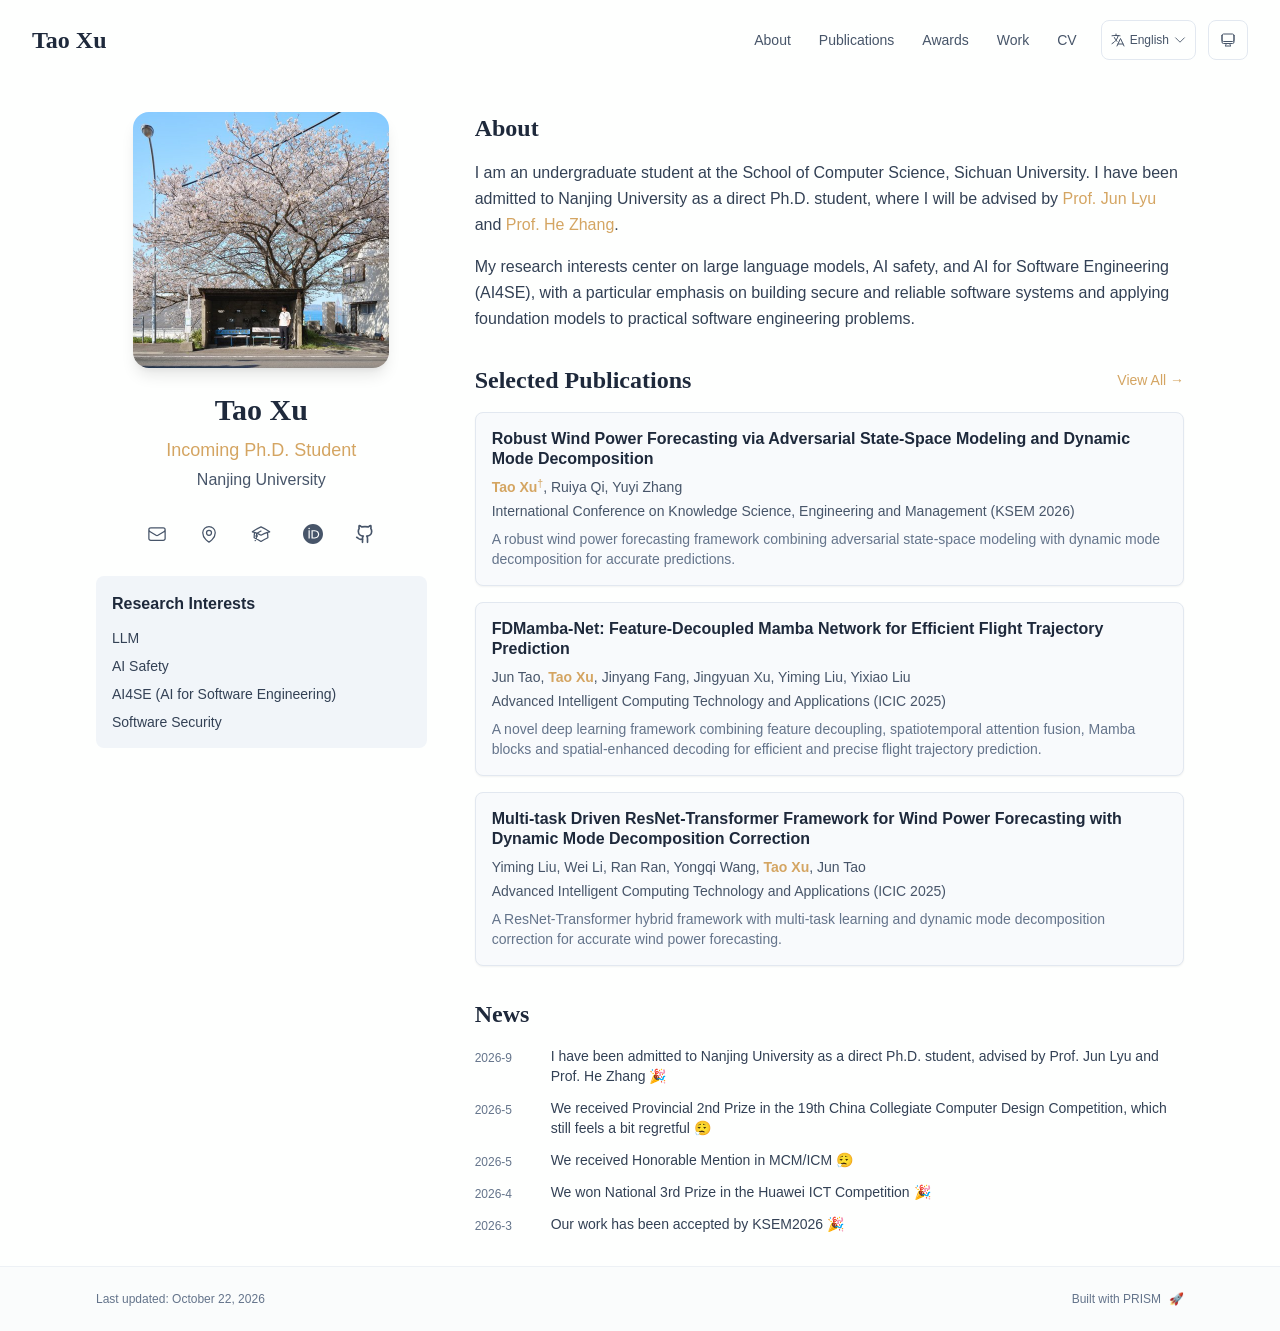
<file: index.html>
<!DOCTYPE html><html lang="en" class="scroll-smooth"><head><meta charSet="utf-8"/><meta name="viewport" content="width=device-width, initial-scale=1"/><link rel="preload" as="image" href="/bio.jpg"/><link rel="stylesheet" href="/_next/static/css/16ac18946ecf734d.css" data-precedence="next"/><link rel="preload" as="script" fetchPriority="low" href="/_next/static/chunks/webpack-679b75d1c4c2027c.js"/><script src="/_next/static/chunks/4bd1b696-70b6d399998de86a.js" async=""></script><script src="/_next/static/chunks/684-5aaa8290a129f299.js" async=""></script><script src="/_next/static/chunks/main-app-534a162b90a20530.js" async=""></script><script src="/_next/static/chunks/461-a9a5d7b05a71d978.js" async=""></script><script src="/_next/static/chunks/874-6cc630662f3664af.js" async=""></script><script src="/_next/static/chunks/291-e39730cc9327e39b.js" async=""></script><script src="/_next/static/chunks/app/layout-7402e7da85205e7e.js" async=""></script><script src="/_next/static/chunks/178-595a94b9af1e67b5.js" async=""></script><script src="/_next/static/chunks/748-84df502d24ed20fb.js" async=""></script><script src="/_next/static/chunks/app/page-6fb19242f84536ef.js" async=""></script><link rel="icon" href="/favicon.png" type="image/svg+xml"/><link rel="dns-prefetch" href="https://jialeliu.com"/><link rel="preconnect" href="https://jialeliu.com" crossorigin=""/><link rel="preload" as="font" type="font/woff2" href="https://jialeliu.com/fonts/georgiab.woff2" crossorigin=""/><script>
              try {
                const theme = localStorage.getItem('theme-storage');
                const parsed = theme ? JSON.parse(theme) : null;
                const setting = parsed?.state?.theme || 'system';
                const prefersDark = typeof window !== 'undefined' && window.matchMedia && window.matchMedia('(prefers-color-scheme: dark)').matches;
                const effective = setting === 'dark' ? 'dark' : (setting === 'light' ? 'light' : (prefersDark ? 'dark' : 'light'));
                var root = document.documentElement;
                root.classList.add(effective);
                root.setAttribute('data-theme', effective);
              } catch (e) {
                var root = document.documentElement;
                root.classList.add('light');
                root.setAttribute('data-theme', 'light');
              }
            </script><script>
    try {
      const cfg = {"enabled":true,"locales":["zh","en"],"defaultLocale":"en","mode":"auto","fixedLocale":"en","persist":true,"switcher":true,"labels":{"zh":"中文","en":"English"}};
      const storageKey = 'locale-storage';
      const normalize = (value) => typeof value === 'string' ? value.trim().replace('_', '-').toLowerCase() : '';
      const matchLocale = (candidate) => {
        const normalized = normalize(candidate);
        if (!normalized) return null;
        if (cfg.locales.includes(normalized)) return normalized;
        const language = normalized.split('-')[0];
        if (cfg.locales.includes(language)) return language;
        return null;
      };

      let resolved = null;

      if (!cfg.enabled) {
        resolved = cfg.defaultLocale;
      } else if (cfg.persist) {
        resolved = matchLocale(localStorage.getItem(storageKey));
      }

      if (!resolved) {
        if (cfg.mode === 'fixed') {
          resolved = cfg.fixedLocale;
        } else {
          resolved = matchLocale(navigator.language);
        }
      }

      if (!resolved) {
        resolved = cfg.defaultLocale;
      }

      const root = document.documentElement;
      root.lang = resolved;
      root.setAttribute('data-locale', resolved);

      if (cfg.persist) {
        localStorage.setItem(storageKey, resolved);
      }
    } catch (e) {
      const root = document.documentElement;
      root.lang = 'en';
      root.setAttribute('data-locale', 'en');
    }
  </script><script>
              (function(){
                // Fallback: reveal the server-rendered content if hydration has
                // not completed within 3s (slow network, JS failure, etc.).
                var t = setTimeout(function() {
                  var d = document.querySelector('[style*="visibility:hidden"]');
                  if (d) { d.style.visibility = 'visible'; d.style.opacity = '1'; }
                }, 3000);
                window.addEventListener('load', function() { clearTimeout(t); });
              })();
            </script><title>Tao Xu</title><meta name="description" content="Undergraduate at Sichuan University; incoming Ph.D. student at Nanjing University."/><meta name="author" content="Tao Xu"/><meta name="keywords" content="Tao Xu,PhD,Research,Nanjing University"/><meta name="creator" content="Tao Xu"/><meta name="publisher" content="Tao Xu"/><meta property="og:title" content="Tao Xu"/><meta property="og:description" content="Undergraduate at Sichuan University; incoming Ph.D. student at Nanjing University."/><meta property="og:site_name" content="Tao Xu&#x27;s Academic Website"/><meta property="og:locale" content="en_US"/><meta property="og:type" content="website"/><meta name="twitter:card" content="summary"/><meta name="twitter:title" content="Tao Xu"/><meta name="twitter:description" content="Undergraduate at Sichuan University; incoming Ph.D. student at Nanjing University."/><link rel="icon" href="/favicon.png"/><script>document.querySelectorAll('body link[rel="icon"], body link[rel="apple-touch-icon"]').forEach(el => document.head.appendChild(el))</script><script src="/_next/static/chunks/polyfills-42372ed130431b0a.js" noModule=""></script></head><body class="font-sans antialiased"><div style="visibility:hidden"><nav class="fixed top-0 left-0 right-0 z-50" data-headlessui-state=""><div class="transition-all duration-300 ease-out bg-transparent" style="transform:translateY(-100px)"><div class="max-w-7xl mx-auto px-4 sm:px-6 lg:px-8"><div class="flex justify-between items-center h-16 lg:h-20"><div class="flex-shrink-0" tabindex="0"><a class="text-xl lg:text-2xl font-serif font-semibold text-primary hover:text-accent transition-colors duration-200" href="/">Tao Xu</a></div><div class="hidden lg:block"><div class="ml-10 flex items-center space-x-3"><div class="relative flex items-baseline space-x-1"><a data-nav-href="/" class="relative px-3 py-2 text-sm font-medium rounded-lg transition-colors duration-150 text-primary" href="/">About</a><a data-nav-href="/publications" class="relative px-3 py-2 text-sm font-medium rounded-lg transition-colors duration-150 text-neutral-600" href="/publications/">Publications</a><a data-nav-href="/awards" class="relative px-3 py-2 text-sm font-medium rounded-lg transition-colors duration-150 text-neutral-600" href="/awards/">Awards</a><a data-nav-href="/work" class="relative px-3 py-2 text-sm font-medium rounded-lg transition-colors duration-150 text-neutral-600" href="/work/">Work</a><a data-nav-href="/cv" class="relative px-3 py-2 text-sm font-medium rounded-lg transition-colors duration-150 text-neutral-600" href="/cv/">CV</a></div><div class="flex items-center justify-center w-14 h-10 rounded-lg border border-neutral-200 dark:border-[rgba(148,163,184,0.24)] bg-background dark:bg-neutral-800"><div class="w-6 h-4 rounded bg-neutral-300 animate-pulse"></div></div><div class="flex items-center justify-center w-10 h-10 rounded-lg border border-neutral-200 dark:border-[rgba(148,163,184,0.24)] bg-background dark:bg-neutral-800"><div class="w-4 h-4 rounded-full bg-neutral-300 animate-pulse"></div></div></div></div><div class="lg:hidden flex items-center space-x-2"><div class="flex items-center justify-center w-14 h-10 rounded-lg border border-neutral-200 dark:border-[rgba(148,163,184,0.24)] bg-background dark:bg-neutral-800"><div class="w-6 h-4 rounded bg-neutral-300 animate-pulse"></div></div><div class="flex items-center justify-center w-10 h-10 rounded-lg border border-neutral-200 dark:border-[rgba(148,163,184,0.24)] bg-background dark:bg-neutral-800"><div class="w-4 h-4 rounded-full bg-neutral-300 animate-pulse"></div></div><button class="inline-flex items-center justify-center p-2 rounded-md text-neutral-600 hover:text-primary hover:bg-neutral-100 dark:hover:bg-neutral-800 focus:outline-none focus:ring-2 focus:ring-inset focus:ring-accent transition-colors duration-200" id="headlessui-disclosure-button-«R7pdb»" type="button" aria-expanded="false" data-headlessui-state=""><span class="sr-only">Open main menu</span><div><svg xmlns="http://www.w3.org/2000/svg" fill="none" viewBox="0 0 24 24" stroke-width="1.5" stroke="currentColor" aria-hidden="true" data-slot="icon" class="block h-6 w-6"><path stroke-linecap="round" stroke-linejoin="round" d="M3.75 6.75h16.5M3.75 12h16.5m-16.5 5.25h16.5"></path></svg></div></button></div></div></div></div></nav><main class="min-h-screen pt-16 lg:pt-20"><div class="max-w-6xl mx-auto px-4 sm:px-6 lg:px-8 py-8 bg-background min-h-screen"><div class="grid grid-cols-1 lg:grid-cols-3 gap-12"><div class="lg:col-span-1"><div class="sticky top-8" style="opacity:0;transform:translateY(20px)"><div class="w-64 h-64 mx-auto mb-6 rounded-2xl overflow-hidden shadow-lg hover:shadow-xl transition-all duration-200 hover:scale-105"><img alt="Tao Xu" width="256" height="256" decoding="async" data-nimg="1" class="w-full h-full object-cover object-[32%_center]" style="color:transparent" src="/bio.jpg"/></div><div class="text-center mb-6"><h1 class="text-3xl font-serif font-bold text-primary mb-2">Tao Xu</h1><p class="text-lg text-accent font-medium mb-1">Incoming Ph.D. Student</p><p class="text-neutral-600 mb-2">Nanjing University</p></div><div class="flex flex-wrap justify-center gap-3 sm:gap-4 mb-6 relative px-2"><div class="relative"><button class="p-2 sm:p-2 transition-colors duration-200 text-neutral-600 dark:text-neutral-400 hover:text-accent" aria-label="Email"><svg xmlns="http://www.w3.org/2000/svg" fill="none" viewBox="0 0 24 24" stroke-width="1.5" stroke="currentColor" aria-hidden="true" data-slot="icon" class="h-5 w-5"><path stroke-linecap="round" stroke-linejoin="round" d="M21.75 6.75v10.5a2.25 2.25 0 0 1-2.25 2.25h-15a2.25 2.25 0 0 1-2.25-2.25V6.75m19.5 0A2.25 2.25 0 0 0 19.5 4.5h-15a2.25 2.25 0 0 0-2.25 2.25m19.5 0v.243a2.25 2.25 0 0 1-1.07 1.916l-7.5 4.615a2.25 2.25 0 0 1-2.36 0L3.32 8.91a2.25 2.25 0 0 1-1.07-1.916V6.75"></path></svg></button></div><div class="relative"><button class="p-2 sm:p-2 transition-colors duration-200 text-neutral-600 dark:text-neutral-400 hover:text-accent" aria-label="Location"><svg xmlns="http://www.w3.org/2000/svg" fill="none" viewBox="0 0 24 24" stroke-width="1.5" stroke="currentColor" aria-hidden="true" data-slot="icon" class="h-5 w-5"><path stroke-linecap="round" stroke-linejoin="round" d="M15 10.5a3 3 0 1 1-6 0 3 3 0 0 1 6 0Z"></path><path stroke-linecap="round" stroke-linejoin="round" d="M19.5 10.5c0 7.142-7.5 11.25-7.5 11.25S4.5 17.642 4.5 10.5a7.5 7.5 0 1 1 15 0Z"></path></svg></button></div><a href="https://scholar.google.com/citations?user=cnf2xiQAAAAJ&amp;hl=en" target="_blank" rel="noopener noreferrer" class="p-2 sm:p-2 text-neutral-600 dark:text-neutral-400 hover:text-accent transition-colors duration-200" aria-label="Google Scholar"><svg xmlns="http://www.w3.org/2000/svg" fill="none" viewBox="0 0 24 24" stroke-width="1.5" stroke="currentColor" aria-hidden="true" data-slot="icon" class="h-5 w-5"><path stroke-linecap="round" stroke-linejoin="round" d="M4.26 10.147a60.438 60.438 0 0 0-.491 6.347A48.62 48.62 0 0 1 12 20.904a48.62 48.62 0 0 1 8.232-4.41 60.46 60.46 0 0 0-.491-6.347m-15.482 0a50.636 50.636 0 0 0-2.658-.813A59.906 59.906 0 0 1 12 3.493a59.903 59.903 0 0 1 10.399 5.84c-.896.248-1.783.52-2.658.814m-15.482 0A50.717 50.717 0 0 1 12 13.489a50.702 50.702 0 0 1 7.74-3.342M6.75 15a.75.75 0 1 0 0-1.5.75.75 0 0 0 0 1.5Zm0 0v-3.675A55.378 55.378 0 0 1 12 8.443m-7.007 11.55A5.981 5.981 0 0 0 6.75 15.75v-1.5"></path></svg></a><a href="https://orcid.org/my-orcid?orcid=0009-0009-2462-9819" target="_blank" rel="noopener noreferrer" class="p-2 sm:p-2 text-neutral-600 dark:text-neutral-400 hover:text-accent transition-colors duration-200" aria-label="ORCID"><svg viewBox="0 0 24 24" fill="currentColor" class="h-5 w-5" xmlns="http://www.w3.org/2000/svg"><path d="M12 0C5.372 0 0 5.372 0 12s5.372 12 12 12 12-5.372 12-12S18.628 0 12 0zM7.369 4.378c.525 0 .947.431.947.947s-.422.947-.947.947a.95.95 0 0 1-.947-.947c0-.525.422-.947.947-.947zm-.722 3.038h1.444v10.041H6.647V7.416zm3.562 0h3.9c3.712 0 5.344 2.653 5.344 5.025 0 2.578-2.016 5.025-5.325 5.025h-3.919V7.416zm1.444 1.303v7.444h2.297c3.272 0 4.022-2.484 4.022-3.722 0-2.016-1.284-3.722-4.097-3.722h-2.222z"></path></svg></a><a href="https://github.com/L77Doncic" target="_blank" rel="noopener noreferrer" class="p-2 sm:p-2 text-neutral-600 dark:text-neutral-400 hover:text-accent transition-colors duration-200" aria-label="GitHub"><svg xmlns="http://www.w3.org/2000/svg" width="24" height="24" viewBox="0 0 24 24" fill="none" stroke="currentColor" stroke-width="2" stroke-linecap="round" stroke-linejoin="round" class="lucide lucide-github h-5 w-5" aria-hidden="true"><path d="M15 22v-4a4.8 4.8 0 0 0-1-3.5c3 0 6-2 6-5.5.08-1.25-.27-2.48-1-3.5.28-1.15.28-2.35 0-3.5 0 0-1 0-3 1.5-2.64-.5-5.36-.5-8 0C6 2 5 2 5 2c-.3 1.15-.3 2.35 0 3.5A5.403 5.403 0 0 0 4 9c0 3.5 3 5.5 6 5.5-.39.49-.68 1.05-.85 1.65-.17.6-.22 1.23-.15 1.85v4"></path><path d="M9 18c-4.51 2-5-2-7-2"></path></svg></a></div><div class="bg-neutral-100 dark:bg-neutral-800 rounded-lg p-4 mb-6 hover:shadow-lg transition-all duration-200 hover:scale-[1.02]"><h3 class="font-semibold text-primary mb-3">Research Interests</h3><div class="space-y-2 text-sm text-neutral-700 dark:text-neutral-500"><div>LLM</div><div>AI Safety</div><div>AI4SE (AI for Software Engineering)</div><div>Software Security</div></div></div></div></div><div class="lg:col-span-2 space-y-8"><section id="about" class="scroll-mt-24 space-y-8"><section style="opacity:0;transform:translateY(20px)"><h2 class="text-2xl font-serif font-bold text-primary mb-4">About</h2><div class="text-neutral-700 dark:text-neutral-600 leading-relaxed"><p class="mb-4 last:mb-0">I am an undergraduate student at the School of Computer Science, Sichuan University. I have been admitted to Nanjing University as a direct Ph.D. student, where I will be advised by <a href="https://meiye-lj.github.io/" node="[object Object]" target="_blank" rel="noopener noreferrer" class="text-accent font-medium transition-all duration-200 rounded hover:bg-accent/10 hover:shadow-sm">Prof. Jun Lyu</a> and <a href="https://softeng.nju.edu.cn/faculty/HeZhang/" node="[object Object]" target="_blank" rel="noopener noreferrer" class="text-accent font-medium transition-all duration-200 rounded hover:bg-accent/10 hover:shadow-sm">Prof. He Zhang</a>.</p>
<p class="mb-4 last:mb-0">My research interests center on large language models, AI safety, and AI for Software Engineering (AI4SE), with a particular emphasis on building secure and reliable software systems and applying foundation models to practical software engineering problems.</p></div></section><section style="opacity:0;transform:translateY(20px)"><div class="flex items-center justify-between mb-4"><h2 class="text-2xl font-serif font-bold text-primary">Selected Publications</h2><a class="text-accent hover:text-accent-dark text-sm font-medium transition-all duration-200 rounded hover:bg-accent/10 hover:shadow-sm" href="/publications/">View All<!-- --> →</a></div><div class="space-y-4"><div class="bg-neutral-50 dark:bg-neutral-800 p-4 rounded-lg shadow-sm border border-neutral-200 dark:border-[rgba(148,163,184,0.24)] hover:shadow-lg transition-all duration-200 hover:scale-[1.02]" style="opacity:0;transform:translateY(20px)"><h3 class="font-semibold text-primary mb-2 leading-tight">Robust Wind Power Forecasting via Adversarial State-Space Modeling and Dynamic Mode Decomposition</h3><p class="text-sm text-neutral-600 dark:text-neutral-500 mb-1"><span><span class="font-semibold text-accent ">Tao Xu</span><sup class="ml-0 text-accent">†</sup>, </span><span><span class=" ">Ruiya Qi</span>, </span><span><span class=" ">Yuyi Zhang</span></span></p><p class="text-sm text-neutral-600 dark:text-neutral-500 mb-2">International Conference on Knowledge Science, Engineering and Management (KSEM 2026)</p><p class="text-sm text-neutral-500 dark:text-neutral-500 line-clamp-2">A robust wind power forecasting framework combining adversarial state-space modeling with dynamic mode decomposition for accurate predictions.</p></div><div class="bg-neutral-50 dark:bg-neutral-800 p-4 rounded-lg shadow-sm border border-neutral-200 dark:border-[rgba(148,163,184,0.24)] hover:shadow-lg transition-all duration-200 hover:scale-[1.02]" style="opacity:0;transform:translateY(20px)"><h3 class="font-semibold text-primary mb-2 leading-tight">FDMamba-Net: Feature-Decoupled Mamba Network for Efficient Flight Trajectory Prediction</h3><p class="text-sm text-neutral-600 dark:text-neutral-500 mb-1"><span><span class=" ">Jun Tao</span>, </span><span><span class="font-semibold text-accent ">Tao Xu</span>, </span><span><span class=" ">Jinyang Fang</span>, </span><span><span class=" ">Jingyuan Xu</span>, </span><span><span class=" ">Yiming Liu</span>, </span><span><span class=" ">Yixiao Liu</span></span></p><p class="text-sm text-neutral-600 dark:text-neutral-500 mb-2">Advanced Intelligent Computing Technology and Applications (ICIC 2025)</p><p class="text-sm text-neutral-500 dark:text-neutral-500 line-clamp-2">A novel deep learning framework combining feature decoupling, spatiotemporal attention fusion, Mamba blocks and spatial-enhanced decoding for efficient and precise flight trajectory prediction.</p></div><div class="bg-neutral-50 dark:bg-neutral-800 p-4 rounded-lg shadow-sm border border-neutral-200 dark:border-[rgba(148,163,184,0.24)] hover:shadow-lg transition-all duration-200 hover:scale-[1.02]" style="opacity:0;transform:translateY(20px)"><h3 class="font-semibold text-primary mb-2 leading-tight">Multi-task Driven ResNet-Transformer Framework for Wind Power Forecasting with Dynamic Mode Decomposition Correction</h3><p class="text-sm text-neutral-600 dark:text-neutral-500 mb-1"><span><span class=" ">Yiming Liu</span>, </span><span><span class=" ">Wei Li</span>, </span><span><span class=" ">Ran Ran</span>, </span><span><span class=" ">Yongqi Wang</span>, </span><span><span class="font-semibold text-accent ">Tao Xu</span>, </span><span><span class=" ">Jun Tao</span></span></p><p class="text-sm text-neutral-600 dark:text-neutral-500 mb-2">Advanced Intelligent Computing Technology and Applications (ICIC 2025)</p><p class="text-sm text-neutral-500 dark:text-neutral-500 line-clamp-2">A ResNet-Transformer hybrid framework with multi-task learning and dynamic mode decomposition correction for accurate wind power forecasting.</p></div></div></section><section style="opacity:0;transform:translateY(20px)"><h2 class="text-2xl font-serif font-bold text-primary mb-4">News</h2><div class="space-y-3"><div class="flex items-start space-x-3"><span class="text-xs text-neutral-500 mt-1 w-16 flex-shrink-0">2026-9</span><p class="text-sm text-neutral-700">I have been admitted to Nanjing University as a direct Ph.D. student, advised by Prof. Jun Lyu and Prof. He Zhang 🎉</p></div><div class="flex items-start space-x-3"><span class="text-xs text-neutral-500 mt-1 w-16 flex-shrink-0">2026-5</span><p class="text-sm text-neutral-700">We received Provincial 2nd Prize in the 19th China Collegiate Computer Design Competition, which still feels a bit regretful 😮‍💨</p></div><div class="flex items-start space-x-3"><span class="text-xs text-neutral-500 mt-1 w-16 flex-shrink-0">2026-5</span><p class="text-sm text-neutral-700">We received Honorable Mention in MCM/ICM 😮‍💨</p></div><div class="flex items-start space-x-3"><span class="text-xs text-neutral-500 mt-1 w-16 flex-shrink-0">2026-4</span><p class="text-sm text-neutral-700">We won National 3rd Prize in the Huawei ICT Competition 🎉</p></div><div class="flex items-start space-x-3"><span class="text-xs text-neutral-500 mt-1 w-16 flex-shrink-0">2026-3</span><p class="text-sm text-neutral-700">Our work has been accepted by KSEM2026 🎉</p></div></div></section></section></div></div></div><!--$--><!--/$--><!--$--><!--/$--></main><footer class="border-t border-neutral-200/50 bg-neutral-50/50 dark:bg-neutral-900/50 dark:border-neutral-700/50"><div class="max-w-6xl mx-auto px-4 sm:px-6 lg:px-8 py-6"><div class="flex flex-col sm:flex-row justify-between items-center gap-2"><p class="text-xs text-neutral-500">Last updated<!-- -->: <!-- -->October 22, 2026</p><p class="text-xs text-neutral-500 flex items-center"><a href="https://github.com/xyjoey/PRISM" target="_blank" rel="noopener noreferrer">Built with PRISM</a><span class="ml-2">🚀</span></p></div></div></footer></div><script src="/_next/static/chunks/webpack-679b75d1c4c2027c.js" async=""></script><script>(self.__next_f=self.__next_f||[]).push([0])</script><script>self.__next_f.push([1,"1:\"$Sreact.fragment\"\n3:I[3719,[\"461\",\"static/chunks/461-a9a5d7b05a71d978.js\",\"874\",\"static/chunks/874-6cc630662f3664af.js\",\"291\",\"static/chunks/291-e39730cc9327e39b.js\",\"177\",\"static/chunks/app/layout-7402e7da85205e7e.js\"],\"ThemeProvider\"]\n4:I[310,[\"461\",\"static/chunks/461-a9a5d7b05a71d978.js\",\"874\",\"static/chunks/874-6cc630662f3664af.js\",\"291\",\"static/chunks/291-e39730cc9327e39b.js\",\"177\",\"static/chunks/app/layout-7402e7da85205e7e.js\"],\"LocaleProvider\"]\n5:I[4574,[\"461\",\"static/chunks/461-a9a5d7b05a71d978.js\",\"874\",\"static/chunks/874-6cc630662f3664af.js\",\"291\",\"static/chunks/291-e39730cc9327e39b.js\",\"177\",\"static/chunks/app/layout-7402e7da85205e7e.js\"],\"default\"]\n6:I[7555,[],\"\"]\n7:I[1295,[],\"\"]\n8:I[2548,[\"461\",\"static/chunks/461-a9a5d7b05a71d978.js\",\"874\",\"static/chunks/874-6cc630662f3664af.js\",\"291\",\"static/chunks/291-e39730cc9327e39b.js\",\"177\",\"static/chunks/app/layout-7402e7da85205e7e.js\"],\"default\"]\n9:I[6613,[\"461\",\"static/chunks/461-a9a5d7b05a71d978.js\",\"178\",\"static/chunks/178-595a94b9af1e67b5.js\",\"874\",\"static/chunks/874-6cc630662f3664af.js\",\"748\",\"static/chunks/748-84df502d24ed20fb.js\",\"974\",\"static/chunks/app/page-6fb19242f84536ef.js\"],\"default\"]\n14:I[9665,[],\"MetadataBoundary\"]\n16:I[9665,[],\"OutletBoundary\"]\n19:I[4911,[],\"AsyncMetadataOutlet\"]\n1b:I[9665,[],\"ViewportBoundary\"]\n1d:I[6614,[],\"\"]\n:HL[\"/_next/static/css/16ac18946ecf734d.css\",\"style\"]\n2:T5d7,\n    try {\n      const cfg = {\"enabled\":true,\"locales\":[\"zh\",\"en\"],\"defaultLocale\":\"en\",\"mode\":\"auto\",\"fixedLocale\":\"en\",\"persist\":true,\"switcher\":true,\"labels\":{\"zh\":\"中文\",\"en\":\"English\"}};\n      const storageKey = 'locale-storage';\n      const normalize = (value) =\u003e typeof value === 'string' ? value.trim().replace('_', '-').toLowerCase() : '';\n      const matchLocale = (candidate) =\u003e {\n        const normalized = normalize(candidate);\n        if (!normalized) return null;\n        if (cfg.locales.includes(normalized)) return normalized;\n        const language = normalized.split('-')[0];\n        if (cfg.locales.includes(language)) return language;\n     "])</script><script>self.__next_f.push([1,"   return null;\n      };\n\n      let resolved = null;\n\n      if (!cfg.enabled) {\n        resolved = cfg.defaultLocale;\n      } else if (cfg.persist) {\n        resolved = matchLocale(localStorage.getItem(storageKey));\n      }\n\n      if (!resolved) {\n        if (cfg.mode === 'fixed') {\n          resolved = cfg.fixedLocale;\n        } else {\n          resolved = matchLocale(navigator.language);\n        }\n      }\n\n      if (!resolved) {\n        resolved = cfg.defaultLocale;\n      }\n\n      const root = document.documentElement;\n      root.lang = resolved;\n      root.setAttribute('data-locale', resolved);\n\n      if (cfg.persist) {\n        localStorage.setItem(storageKey, resolved);\n      }\n    } catch (e) {\n      const root = document.documentElement;\n      root.lang = 'en';\n      root.setAttribute('data-locale', 'en');\n    }\n  a:T4d2,@inproceedings{xu2026robust,\n  title = {Robust Wind Power Forecasting via Adversarial State-Space Modeling and Dynamic Mode Decomposition},\n  author = {Tao Xu and Ruiya Qi and Yuyi Zhang},\n  booktitle = {International Conference on Knowledge Science, Engineering and Management (KSEM 2026)},\n  year = {2026},\n  month = {jul},\n  pages = {73--82},\n  volume = {16637},\n  series = {Lecture Notes in Computer Science},\n  publisher = {Springer},\n  doi = {10.1007/978-981-92-2868-3_6},\n  urldate = {2026-02-25},\n  abstract = {Time series forecasting in renewable energy, particularly wind power prediction, is challenged by non-stationarity, distribution shifts, and complex temporal dependencies. We propose a hybrid forecasting framework that combines deep sequence modeling with adversarial learning and physics-inspired error correction. The model captures both short- and long-term dependencies, integrates contextual meteorological signals, and refines predictions through residual decomposition. Extensive experiments on wind power forecasting tasks demonstrate that our approach achieves significant improvements in RMSE and MAE over classical baselines, highlighting its effectiveness for real-world tempora"])</script><script>self.__next_f.push([1,"l sequence prediction.}\n}b:T44d,Accurate flight trajectory forecasting is crucial for air traffic management and UAV navigation. However, the task is highly challenging due to complex spatiotemporal dependencies in long sequences and computational constraints. Thus, we propose FDMamba-Net, a novel deep learning-based framework for trajectory prediction that achieves both high efficiency and precision. It combines feature decoupling, spatiotemporal attention fusion, state-space modeling, and spatial-enhanced decoding. The framework first uses a feature decoupling module to divide raw inputs into independent subspaces to eliminate feature interference. Then, spatiotemporal attention fusion is applied to model dynamic temporal relationships. Next, multi-layer Mamba blocks conduct multi-scale temporal modeling. Finally, spatial features are optimized through adaptive weight-enhanced decoding. Experiments show that FDMamba-Net surpasses baseline methods. Compared to Transformer-based approaches, it achieves better performance with 55.5% fewer parameters, making it a promising solution for efficient trajectory prediction.c:T6a2,@inproceedings{tao2025fdmamba,\n  title = {FDMamba-Net: Feature-Decoupled Mamba Network for Efficient Flight Trajectory Prediction},\n  author = {Jun Tao and Tao Xu and Jinyang Fang and Jingyuan Xu and Yiming Liu and Yixiao Liu},\n  booktitle = {Advanced Intelligent Computing Technology and Applications (ICIC 2025)},\n  year = {2025},\n  month = {jul},\n  pages = {460--471},\n  publisher = {Springer},\n  address = {Singapore},\n  series = {Communications in Computer and Information Science (CCIS)},\n  volume = {2567},\n  doi = {10.1007/978-981-96-9952-0_39},\n  urldate = {2026-02-25},\n  abstract = {Accurate flight trajectory forecasting is crucial for air traffic management and UAV navigation. However, the task is highly challenging due to complex spatiotemporal dependencies in long sequences and computational constraints. Thus, we propose FDMamba-Net, a novel deep learning-based framework for trajectory pr"])</script><script>self.__next_f.push([1,"ediction that achieves both high efficiency and precision. It combines feature decoupling, spatiotemporal attention fusion, state-space modeling, and spatial-enhanced decoding. The framework first uses a feature decoupling module to divide raw inputs into independent subspaces to eliminate feature interference. Then, spatiotemporal attention fusion is applied to model dynamic temporal relationships. Next, multi-layer Mamba blocks conduct multi-scale temporal modeling. Finally, spatial features are optimized through adaptive weight-enhanced decoding. Experiments show that FDMamba-Net surpasses baseline methods. Compared to Transformer-based approaches, it achieves better performance with 55.5% fewer parameters, making it a promising solution for efficient trajectory prediction.}\n}d:T648,Wind power generation, as one of the most critical clean energy sources and substitutes for fossil fuels, constitutes a pivotal component in achieving carbon neutrality. In power dispatch operations, the efficiency and accuracy of wind power forecasting serve as the most crucial and influential factors for grid management and operational decision-making. Current wind power prediction methodologies predominantly rely on historical single data source, while suffering from accumulating errors over extended forecasting horizons, leading to significant degradation in prediction accuracy that fails to meet grid scheduling requirements. To address the challenges of temporal dependency and error accumulation in wind power forecasting, we propose a deep learning framework based on multi-task dynamic learning and error correction. The model employs a ResNet-Transformer hybrid architecture, where Temporal Convolutional Networks (TCN) extract localized temporal features, while Transformer encoders capture long-term temporal dependencies through self-attention mechanisms, enhanced by residual connections for hierarchical feature reuse. Experimental validation on real-world wind farm datasets demonstrates that the calibrated predictions achieve "])</script><script>self.__next_f.push([1,"a 45.686% RMSE reduction, evidencing the method's effectiveness under complex meteorological conditions. Comparative analyses further reveal substantial improvements in both short-term (\u003c6 h) and extended-range (\u003e24 h) forecasting performance compared to conventional baselines, establishing technical advantages for practical grid integration applications.e:T8a3,"])</script><script>self.__next_f.push([1,"@inproceedings{liu2025multitask,\n  title = {Multi-task Driven ResNet-Transformer Framework for Wind Power Forecasting with Dynamic Mode Decomposition Correction},\n  author = {Yiming Liu and Wei Li and Ran Ran and Yongqi Wang and Tao Xu and Jun Tao},\n  booktitle = {Advanced Intelligent Computing Technology and Applications (ICIC 2025)},\n  year = {2025},\n  month = {jul},\n  pages = {458--467},\n  publisher = {Springer},\n  address = {Singapore},\n  series = {Lecture Notes in Computer Science (LNCS)},\n  volume = {15849},\n  doi = {10.1007/978-981-96-9881-3_38},\n  urldate = {2026-02-25},\n  abstract = {Wind power generation, as one of the most critical clean energy sources and substitutes for fossil fuels, constitutes a pivotal component in achieving carbon neutrality. In power dispatch operations, the efficiency and accuracy of wind power forecasting serve as the most crucial and influential factors for grid management and operational decision-making. Current wind power prediction methodologies predominantly rely on historical single data source, while suffering from accumulating errors over extended forecasting horizons, leading to significant degradation in prediction accuracy that fails to meet grid scheduling requirements. To address the challenges of temporal dependency and error accumulation in wind power forecasting, we propose a deep learning framework based on multi-task dynamic learning and error correction. The model employs a ResNet-Transformer hybrid architecture, where Temporal Convolutional Networks (TCN) extract localized temporal features, while Transformer encoders capture long-term temporal dependencies through self-attention mechanisms, enhanced by residual connections for hierarchical feature reuse. Experimental validation on real-world wind farm datasets demonstrates that the calibrated predictions achieve a 45.686% RMSE reduction, evidencing the method's effectiveness under complex meteorological conditions. Comparative analyses further reveal substantial improvements in both short-term (\u003c6 h) and extended-range (\u003e24 h) forecasting performance compared to conventional baselines, establishing technical advantages for practical grid integration applications.}\n}"])</script><script>self.__next_f.push([1,"f:T4d2,@inproceedings{xu2026robust,\n  title = {Robust Wind Power Forecasting via Adversarial State-Space Modeling and Dynamic Mode Decomposition},\n  author = {Tao Xu and Ruiya Qi and Yuyi Zhang},\n  booktitle = {International Conference on Knowledge Science, Engineering and Management (KSEM 2026)},\n  year = {2026},\n  month = {jul},\n  pages = {73--82},\n  volume = {16637},\n  series = {Lecture Notes in Computer Science},\n  publisher = {Springer},\n  doi = {10.1007/978-981-92-2868-3_6},\n  urldate = {2026-02-25},\n  abstract = {Time series forecasting in renewable energy, particularly wind power prediction, is challenged by non-stationarity, distribution shifts, and complex temporal dependencies. We propose a hybrid forecasting framework that combines deep sequence modeling with adversarial learning and physics-inspired error correction. The model captures both short- and long-term dependencies, integrates contextual meteorological signals, and refines predictions through residual decomposition. Extensive experiments on wind power forecasting tasks demonstrate that our approach achieves significant improvements in RMSE and MAE over classical baselines, highlighting its effectiveness for real-world temporal sequence prediction.}\n}10:T44d,Accurate flight trajectory forecasting is crucial for air traffic management and UAV navigation. However, the task is highly challenging due to complex spatiotemporal dependencies in long sequences and computational constraints. Thus, we propose FDMamba-Net, a novel deep learning-based framework for trajectory prediction that achieves both high efficiency and precision. It combines feature decoupling, spatiotemporal attention fusion, state-space modeling, and spatial-enhanced decoding. The framework first uses a feature decoupling module to divide raw inputs into independent subspaces to eliminate feature interference. Then, spatiotemporal attention fusion is applied to model dynamic temporal relationships. Next, multi-layer Mamba blocks conduct multi-scale temporal modeling. Finally, spa"])</script><script>self.__next_f.push([1,"tial features are optimized through adaptive weight-enhanced decoding. Experiments show that FDMamba-Net surpasses baseline methods. Compared to Transformer-based approaches, it achieves better performance with 55.5% fewer parameters, making it a promising solution for efficient trajectory prediction.11:T6a2,@inproceedings{tao2025fdmamba,\n  title = {FDMamba-Net: Feature-Decoupled Mamba Network for Efficient Flight Trajectory Prediction},\n  author = {Jun Tao and Tao Xu and Jinyang Fang and Jingyuan Xu and Yiming Liu and Yixiao Liu},\n  booktitle = {Advanced Intelligent Computing Technology and Applications (ICIC 2025)},\n  year = {2025},\n  month = {jul},\n  pages = {460--471},\n  publisher = {Springer},\n  address = {Singapore},\n  series = {Communications in Computer and Information Science (CCIS)},\n  volume = {2567},\n  doi = {10.1007/978-981-96-9952-0_39},\n  urldate = {2026-02-25},\n  abstract = {Accurate flight trajectory forecasting is crucial for air traffic management and UAV navigation. However, the task is highly challenging due to complex spatiotemporal dependencies in long sequences and computational constraints. Thus, we propose FDMamba-Net, a novel deep learning-based framework for trajectory prediction that achieves both high efficiency and precision. It combines feature decoupling, spatiotemporal attention fusion, state-space modeling, and spatial-enhanced decoding. The framework first uses a feature decoupling module to divide raw inputs into independent subspaces to eliminate feature interference. Then, spatiotemporal attention fusion is applied to model dynamic temporal relationships. Next, multi-layer Mamba blocks conduct multi-scale temporal modeling. Finally, spatial features are optimized through adaptive weight-enhanced decoding. Experiments show that FDMamba-Net surpasses baseline methods. Compared to Transformer-based approaches, it achieves better performance with 55.5% fewer parameters, making it a promising solution for efficient trajectory prediction.}\n}12:T648,Wind power generation, as one of"])</script><script>self.__next_f.push([1," the most critical clean energy sources and substitutes for fossil fuels, constitutes a pivotal component in achieving carbon neutrality. In power dispatch operations, the efficiency and accuracy of wind power forecasting serve as the most crucial and influential factors for grid management and operational decision-making. Current wind power prediction methodologies predominantly rely on historical single data source, while suffering from accumulating errors over extended forecasting horizons, leading to significant degradation in prediction accuracy that fails to meet grid scheduling requirements. To address the challenges of temporal dependency and error accumulation in wind power forecasting, we propose a deep learning framework based on multi-task dynamic learning and error correction. The model employs a ResNet-Transformer hybrid architecture, where Temporal Convolutional Networks (TCN) extract localized temporal features, while Transformer encoders capture long-term temporal dependencies through self-attention mechanisms, enhanced by residual connections for hierarchical feature reuse. Experimental validation on real-world wind farm datasets demonstrates that the calibrated predictions achieve a 45.686% RMSE reduction, evidencing the method's effectiveness under complex meteorological conditions. Comparative analyses further reveal substantial improvements in both short-term (\u003c6 h) and extended-range (\u003e24 h) forecasting performance compared to conventional baselines, establishing technical advantages for practical grid integration applications.13:T8a3,"])</script><script>self.__next_f.push([1,"@inproceedings{liu2025multitask,\n  title = {Multi-task Driven ResNet-Transformer Framework for Wind Power Forecasting with Dynamic Mode Decomposition Correction},\n  author = {Yiming Liu and Wei Li and Ran Ran and Yongqi Wang and Tao Xu and Jun Tao},\n  booktitle = {Advanced Intelligent Computing Technology and Applications (ICIC 2025)},\n  year = {2025},\n  month = {jul},\n  pages = {458--467},\n  publisher = {Springer},\n  address = {Singapore},\n  series = {Lecture Notes in Computer Science (LNCS)},\n  volume = {15849},\n  doi = {10.1007/978-981-96-9881-3_38},\n  urldate = {2026-02-25},\n  abstract = {Wind power generation, as one of the most critical clean energy sources and substitutes for fossil fuels, constitutes a pivotal component in achieving carbon neutrality. In power dispatch operations, the efficiency and accuracy of wind power forecasting serve as the most crucial and influential factors for grid management and operational decision-making. Current wind power prediction methodologies predominantly rely on historical single data source, while suffering from accumulating errors over extended forecasting horizons, leading to significant degradation in prediction accuracy that fails to meet grid scheduling requirements. To address the challenges of temporal dependency and error accumulation in wind power forecasting, we propose a deep learning framework based on multi-task dynamic learning and error correction. The model employs a ResNet-Transformer hybrid architecture, where Temporal Convolutional Networks (TCN) extract localized temporal features, while Transformer encoders capture long-term temporal dependencies through self-attention mechanisms, enhanced by residual connections for hierarchical feature reuse. Experimental validation on real-world wind farm datasets demonstrates that the calibrated predictions achieve a 45.686% RMSE reduction, evidencing the method's effectiveness under complex meteorological conditions. Comparative analyses further reveal substantial improvements in both short-term (\u003c6 h) and extended-range (\u003e24 h) forecasting performance compared to conventional baselines, establishing technical advantages for practical grid integration applications.}\n}"])</script><script>self.__next_f.push([1,"0:{\"P\":null,\"b\":\"ooBV8255TyfkI2J6QHNr0\",\"p\":\"\",\"c\":[\"\",\"\"],\"i\":false,\"f\":[[[\"\",{\"children\":[\"__PAGE__\",{}]},\"$undefined\",\"$undefined\",true],[\"\",[\"$\",\"$1\",\"c\",{\"children\":[[[\"$\",\"link\",\"0\",{\"rel\":\"stylesheet\",\"href\":\"/_next/static/css/16ac18946ecf734d.css\",\"precedence\":\"next\",\"crossOrigin\":\"$undefined\",\"nonce\":\"$undefined\"}]],[\"$\",\"html\",null,{\"lang\":\"en\",\"className\":\"scroll-smooth\",\"suppressHydrationWarning\":true,\"children\":[[\"$\",\"head\",null,{\"children\":[[\"$\",\"link\",null,{\"rel\":\"icon\",\"href\":\"/favicon.png\",\"type\":\"image/svg+xml\"}],[\"$\",\"link\",null,{\"rel\":\"dns-prefetch\",\"href\":\"https://jialeliu.com\"}],[\"$\",\"link\",null,{\"rel\":\"preconnect\",\"href\":\"https://jialeliu.com\",\"crossOrigin\":\"\"}],[\"$\",\"link\",null,{\"rel\":\"preload\",\"as\":\"font\",\"type\":\"font/woff2\",\"href\":\"https://jialeliu.com/fonts/georgiab.woff2\",\"crossOrigin\":\"\"}],[\"$\",\"script\",null,{\"dangerouslySetInnerHTML\":{\"__html\":\"\\n              try {\\n                const theme = localStorage.getItem('theme-storage');\\n                const parsed = theme ? JSON.parse(theme) : null;\\n                const setting = parsed?.state?.theme || 'system';\\n                const prefersDark = typeof window !== 'undefined' \u0026\u0026 window.matchMedia \u0026\u0026 window.matchMedia('(prefers-color-scheme: dark)').matches;\\n                const effective = setting === 'dark' ? 'dark' : (setting === 'light' ? 'light' : (prefersDark ? 'dark' : 'light'));\\n                var root = document.documentElement;\\n                root.classList.add(effective);\\n                root.setAttribute('data-theme', effective);\\n              } catch (e) {\\n                var root = document.documentElement;\\n                root.classList.add('light');\\n                root.setAttribute('data-theme', 'light');\\n              }\\n            \"}}],[\"$\",\"script\",null,{\"dangerouslySetInnerHTML\":{\"__html\":\"$2\"}}],[\"$\",\"script\",null,{\"dangerouslySetInnerHTML\":{\"__html\":\"\\n              (function(){\\n                // Fallback: reveal the server-rendered content if hydration has\\n                // not completed within 3s (slow network, JS failure, etc.).\\n                var t = setTimeout(function() {\\n                  var d = document.querySelector('[style*=\\\"visibility:hidden\\\"]');\\n                  if (d) { d.style.visibility = 'visible'; d.style.opacity = '1'; }\\n                }, 3000);\\n                window.addEventListener('load', function() { clearTimeout(t); });\\n              })();\\n            \"}}]]}],[\"$\",\"body\",null,{\"className\":\"font-sans antialiased\",\"children\":[\"$\",\"$L3\",null,{\"children\":[\"$\",\"$L4\",null,{\"config\":{\"enabled\":true,\"locales\":[\"zh\",\"en\"],\"defaultLocale\":\"en\",\"mode\":\"auto\",\"fixedLocale\":\"en\",\"persist\":true,\"switcher\":true,\"labels\":{\"zh\":\"中文\",\"en\":\"English\"}},\"children\":[[\"$\",\"$L5\",null,{\"items\":[{\"title\":\"About\",\"type\":\"page\",\"target\":\"about\",\"href\":\"/\"},{\"title\":\"Publications\",\"type\":\"page\",\"target\":\"publications\",\"href\":\"/publications\"},{\"title\":\"Awards\",\"type\":\"page\",\"target\":\"awards\",\"href\":\"/awards\"},{\"title\":\"Work\",\"type\":\"page\",\"target\":\"work\",\"href\":\"/work\"},{\"title\":\"CV\",\"type\":\"page\",\"target\":\"cv\",\"href\":\"/cv\"}],\"siteTitle\":\"Tao Xu\",\"enableOnePageMode\":false,\"i18n\":\"$0:f:0:1:1:props:children:1:props:children:1:props:children:props:children:props:config\",\"itemsByLocale\":{\"zh\":[{\"title\":\"关于我\",\"type\":\"page\",\"target\":\"about\",\"href\":\"/\"},{\"title\":\"论文\",\"type\":\"page\",\"target\":\"publications\",\"href\":\"/publications\"},{\"title\":\"奖项\",\"type\":\"page\",\"target\":\"awards\",\"href\":\"/awards\"},{\"title\":\"工作经历\",\"type\":\"page\",\"target\":\"work\",\"href\":\"/work\"},{\"title\":\"简历\",\"type\":\"page\",\"target\":\"cv\",\"href\":\"/cv\"}],\"en\":[{\"title\":\"About\",\"type\":\"page\",\"target\":\"about\",\"href\":\"/\"},{\"title\":\"Publications\",\"type\":\"page\",\"target\":\"publications\",\"href\":\"/publications\"},{\"title\":\"Awards\",\"type\":\"page\",\"target\":\"awards\",\"href\":\"/awards\"},{\"title\":\"Work\",\"type\":\"page\",\"target\":\"work\",\"href\":\"/work\"},{\"title\":\"CV\",\"type\":\"page\",\"target\":\"cv\",\"href\":\"/cv\"}]},\"siteTitleByLocale\":{\"zh\":\"许涛\",\"en\":\"Tao Xu\"}}],[\"$\",\"main\",null,{\"className\":\"min-h-screen pt-16 lg:pt-20\",\"children\":[\"$\",\"$L6\",null,{\"parallelRouterKey\":\"children\",\"error\":\"$undefined\",\"errorStyles\":\"$undefined\",\"errorScripts\":\"$undefined\",\"template\":[\"$\",\"$L7\",null,{}],\"templateStyles\":\"$undefined\",\"templateScripts\":\"$undefined\",\"notFound\":[[[\"$\",\"title\",null,{\"children\":\"404: This page could not be found.\"}],[\"$\",\"div\",null,{\"style\":{\"fontFamily\":\"system-ui,\\\"Segoe UI\\\",Roboto,Helvetica,Arial,sans-serif,\\\"Apple Color Emoji\\\",\\\"Segoe UI Emoji\\\"\",\"height\":\"100vh\",\"textAlign\":\"center\",\"display\":\"flex\",\"flexDirection\":\"column\",\"alignItems\":\"center\",\"justifyContent\":\"center\"},\"children\":[\"$\",\"div\",null,{\"children\":[[\"$\",\"style\",null,{\"dangerouslySetInnerHTML\":{\"__html\":\"body{color:#000;background:#fff;margin:0}.next-error-h1{border-right:1px solid rgba(0,0,0,.3)}@media (prefers-color-scheme:dark){body{color:#fff;background:#000}.next-error-h1{border-right:1px solid rgba(255,255,255,.3)}}\"}}],[\"$\",\"h1\",null,{\"className\":\"next-error-h1\",\"style\":{\"display\":\"inline-block\",\"margin\":\"0 20px 0 0\",\"padding\":\"0 23px 0 0\",\"fontSize\":24,\"fontWeight\":500,\"verticalAlign\":\"top\",\"lineHeight\":\"49px\"},\"children\":404}],[\"$\",\"div\",null,{\"style\":{\"display\":\"inline-block\"},\"children\":[\"$\",\"h2\",null,{\"style\":{\"fontSize\":14,\"fontWeight\":400,\"lineHeight\":\"49px\",\"margin\":0},\"children\":\"This page could not be found.\"}]}]]}]}]],[]],\"forbidden\":\"$undefined\",\"unauthorized\":\"$undefined\"}]}],[\"$\",\"$L8\",null,{\"lastUpdated\":\"October 22, 2026\",\"lastUpdatedByLocale\":{\"zh\":\"2026年10月22日\",\"en\":\"October 22, 2026\"},\"defaultLocale\":\"en\"}]]}]}]}]]}]]}],{\"children\":[\"__PAGE__\",[\"$\",\"$1\",\"c\",{\"children\":[[\"$\",\"$L9\",null,{\"dataByLocale\":{\"zh\":{\"author\":{\"name\":\"许涛\",\"title\":\"准博士生\",\"institution\":\"南京大学\",\"avatar\":\"/bio.jpg\"},\"social\":{\"email\":\"summer_xt17@163.com\",\"location\":\"成都，中国\",\"location_url\":\"https://www.google.com/maps/place/Sichuan+University+Jiang'an+Campus+%EF%BC%88North+Gate%EF%BC%89/@30.5628145,103.9918239,17z/data=!4m6!3m5!1s0x36efc13bad07ff69:0xe4ab49017832f663!8m2!3d30.562213!4d103.992544!16s%2Fg%2F11cm1lgcz8?entry=ttu\u0026g_ep=EgoyMDI2MDIxOC4wIKXMDSoASAFQAw%3D%3D\",\"location_details\":[\"川大路2号，\",\"双流区，成都，中国\"],\"google_scholar\":\"https://scholar.google.com/citations?user=cnf2xiQAAAAJ\u0026hl=en\",\"orcid\":\"https://orcid.org/my-orcid?orcid=0009-0009-2462-9819\",\"github\":\"https://github.com/L77Doncic\"},\"features\":{\"enable_likes\":false,\"enable_one_page_mode\":false},\"enableOnePageMode\":false,\"researchInterests\":[\"LLM\",\"AI 安全\",\"AI4SE（面向软件工程的 AI）\",\"软件安全\"],\"pagesToShow\":[{\"type\":\"about\",\"id\":\"about\",\"sections\":[{\"id\":\"about\",\"type\":\"markdown\",\"source\":\"bio.md\",\"title\":\"关于我\",\"content\":\"我目前是四川大学计算机学院本科生，已被南京大学录取，将直接攻读博士学位，导师为[吕骏老师](https://meiye-lj.github.io/)和[张贺老师](https://softeng.nju.edu.cn/faculty/HeZhang/)。\\n\\n我的研究兴趣聚焦于大语言模型、AI 安全与面向软件工程的 AI（AI4SE），重点关注构建安全、可靠的软件系统，以及将基础模型应用于真实的软件工程问题。\\n\"},{\"id\":\"featured_publications\",\"type\":\"publications\",\"title\":\"精选论文\",\"filter\":\"selected\",\"limit\":5,\"publications\":[{\"id\":\"xu2026robust\",\"title\":\"Robust Wind Power Forecasting via Adversarial State-Space Modeling and Dynamic Mode Decomposition\",\"titleNodes\":[{\"type\":\"text\",\"text\":\"Robust Wind Power Forecasting via Adversarial State-Space Modeling and Dynamic Mode Decomposition\"}],\"authors\":[{\"name\":\"Tao Xu\",\"isHighlighted\":true,\"isCorresponding\":true,\"isCoAuthor\":false},{\"name\":\"Ruiya Qi\",\"isHighlighted\":false,\"isCorresponding\":false,\"isCoAuthor\":false},{\"name\":\"Yuyi Zhang\",\"isHighlighted\":false,\"isCorresponding\":false,\"isCoAuthor\":false}],\"year\":2026,\"month\":\"7\",\"type\":\"conference\",\"status\":\"published\",\"tags\":[\"Wind power forecasting\",\"State-space modeling\",\"Dynamic mode decomposition\"],\"keywords\":\"$0:f:0:1:2:children:1:props:children:0:props:dataByLocale:zh:pagesToShow:0:sections:1:publications:0:tags\",\"researchArea\":\"machine-learning\",\"journal\":\"\",\"conference\":\"International Conference on Knowledge Science, Engineering and Management (KSEM 2026)\",\"volume\":\"16637\",\"pages\":\"73--82\",\"doi\":\"10.1007/978-981-92-2868-3_6\",\"abstract\":\"Time series forecasting in renewable energy, particularly wind power prediction, is challenged by non-stationarity, distribution shifts, and complex temporal dependencies. We propose a hybrid forecasting framework that combines deep sequence modeling with adversarial learning and physics-inspired error correction. The model captures both short- and long-term dependencies, integrates contextual meteorological signals, and refines predictions through residual decomposition. Extensive experiments on wind power forecasting tasks demonstrate that our approach achieves significant improvements in RMSE and MAE over classical baselines, highlighting its effectiveness for real-world temporal sequence prediction.\",\"description\":\"A robust wind power forecasting framework combining adversarial state-space modeling with dynamic mode decomposition for accurate predictions.\",\"selected\":true,\"preview\":\"KSEM2026.png\",\"bibtex\":\"$a\"},{\"id\":\"tao2025fdmamba\",\"title\":\"FDMamba-Net: Feature-Decoupled Mamba Network for Efficient Flight Trajectory Prediction\",\"titleNodes\":[{\"type\":\"text\",\"text\":\"FDMamba-Net: Feature-Decoupled Mamba Network for Efficient Flight Trajectory Prediction\"}],\"authors\":[{\"name\":\"Jun Tao\",\"isHighlighted\":false,\"isCorresponding\":false,\"isCoAuthor\":false},{\"name\":\"Tao Xu\",\"isHighlighted\":true,\"isCorresponding\":false,\"isCoAuthor\":false},{\"name\":\"Jinyang Fang\",\"isHighlighted\":false,\"isCorresponding\":false,\"isCoAuthor\":false},{\"name\":\"Jingyuan Xu\",\"isHighlighted\":false,\"isCorresponding\":false,\"isCoAuthor\":false},{\"name\":\"Yiming Liu\",\"isHighlighted\":false,\"isCorresponding\":false,\"isCoAuthor\":false},{\"name\":\"Yixiao Liu\",\"isHighlighted\":false,\"isCorresponding\":false,\"isCoAuthor\":false}],\"year\":2025,\"month\":\"7\",\"type\":\"conference\",\"status\":\"published\",\"tags\":[\"Flight trajectory prediction\",\"Spatiotemporal Modeling\",\"Mamba\"],\"keywords\":\"$0:f:0:1:2:children:1:props:children:0:props:dataByLocale:zh:pagesToShow:0:sections:1:publications:1:tags\",\"researchArea\":\"machine-learning\",\"journal\":\"\",\"conference\":\"Advanced Intelligent Computing Technology and Applications (ICIC 2025)\",\"volume\":\"2567\",\"pages\":\"460--471\",\"doi\":\"10.1007/978-981-96-9952-0_39\",\"abstract\":\"$b\",\"description\":\"A novel deep learning framework combining feature decoupling, spatiotemporal attention fusion, Mamba blocks and spatial-enhanced decoding for efficient and precise flight trajectory prediction.\",\"selected\":true,\"preview\":\"FDMamba.png\",\"bibtex\":\"$c\"},{\"id\":\"liu2025multitask\",\"title\":\"Multi-task Driven ResNet-Transformer Framework for Wind Power Forecasting with Dynamic Mode Decomposition Correction\",\"titleNodes\":[{\"type\":\"text\",\"text\":\"Multi-task Driven ResNet-Transformer Framework for Wind Power Forecasting with Dynamic Mode Decomposition Correction\"}],\"authors\":[{\"name\":\"Yiming Liu\",\"isHighlighted\":false,\"isCorresponding\":false,\"isCoAuthor\":false},{\"name\":\"Wei Li\",\"isHighlighted\":false,\"isCorresponding\":false,\"isCoAuthor\":false},{\"name\":\"Ran Ran\",\"isHighlighted\":false,\"isCorresponding\":false,\"isCoAuthor\":false},{\"name\":\"Yongqi Wang\",\"isHighlighted\":false,\"isCorresponding\":false,\"isCoAuthor\":false},{\"name\":\"Tao Xu\",\"isHighlighted\":true,\"isCorresponding\":false,\"isCoAuthor\":false},{\"name\":\"Jun Tao\",\"isHighlighted\":false,\"isCorresponding\":false,\"isCoAuthor\":false}],\"year\":2025,\"month\":\"7\",\"type\":\"conference\",\"status\":\"published\",\"tags\":[\"Wind power forecasting\",\"Asymmetric history-future stacking\",\"Multi-source meteorological data fusion\",\"Error propagation mitigation\"],\"keywords\":\"$0:f:0:1:2:children:1:props:children:0:props:dataByLocale:zh:pagesToShow:0:sections:1:publications:2:tags\",\"researchArea\":\"transformer-architectures\",\"journal\":\"\",\"conference\":\"Advanced Intelligent Computing Technology and Applications (ICIC 2025)\",\"volume\":\"15849\",\"pages\":\"458--467\",\"doi\":\"10.1007/978-981-96-9881-3_38\",\"abstract\":\"$d\",\"description\":\"A ResNet-Transformer hybrid framework with multi-task learning and dynamic mode decomposition correction for accurate wind power forecasting.\",\"selected\":true,\"preview\":\"ResNet-Transformer.png\",\"bibtex\":\"$e\"}]},{\"id\":\"news\",\"type\":\"list\",\"title\":\"动态\",\"source\":\"news.toml\",\"items\":[{\"date\":\"2026-9\",\"content\":\"我成功被南京大学录取，将直接攻读博士学位（导师：吕骏、张贺）🎉\"},{\"date\":\"2026-5\",\"content\":\"我们获得第十九届中国大学生计算机设计大赛省级二等奖，有点可惜 😮‍💨\"},{\"date\":\"2026-5\",\"content\":\"我们获得美国大学生数学建模竞赛（MCM/ICM）H奖 😮‍💨\"},{\"date\":\"2026-4\",\"content\":\"我们获得华为ICT大赛全国三等奖 🎉\"},{\"date\":\"2026-3\",\"content\":\"我们的工作被 KSEM2026 接收了 🎉\"}]}]}]},\"en\":{\"author\":{\"name\":\"Tao Xu\",\"title\":\"Incoming Ph.D. Student\",\"institution\":\"Nanjing University\",\"avatar\":\"/bio.jpg\"},\"social\":{\"email\":\"summer_xt17@163.com\",\"location\":\"Chengdu, China\",\"location_url\":\"https://www.google.com/maps/place/Sichuan+University+Jiang'an+Campus+%EF%BC%88North+Gate%EF%BC%89/@30.5628145,103.9918239,17z/data=!4m6!3m5!1s0x36efc13bad07ff69:0xe4ab49017832f663!8m2!3d30.562213!4d103.992544!16s%2Fg%2F11cm1lgcz8?entry=ttu\u0026g_ep=EgoyMDI2MDIxOC4wIKXMDSoASAFQAw%3D%3D\",\"location_details\":[\"No. 2, Chuanda Road, Science Building,\",\"Shuangliu District, Chengdu, China\"],\"google_scholar\":\"https://scholar.google.com/citations?user=cnf2xiQAAAAJ\u0026hl=en\",\"orcid\":\"https://orcid.org/my-orcid?orcid=0009-0009-2462-9819\",\"github\":\"https://github.com/L77Doncic\"},\"features\":{\"enable_likes\":false,\"enable_one_page_mode\":false},\"enableOnePageMode\":false,\"researchInterests\":[\"LLM\",\"AI Safety\",\"AI4SE (AI for Software Engineering)\",\"Software Security\"],\"pagesToShow\":[{\"type\":\"about\",\"id\":\"about\",\"sections\":[{\"id\":\"about\",\"type\":\"markdown\",\"source\":\"bio.md\",\"title\":\"About\",\"content\":\"I am an undergraduate student at the School of Computer Science, Sichuan University. I have been admitted to Nanjing University as a direct Ph.D. student, where I will be advised by [Prof. Jun Lyu](https://meiye-lj.github.io/) and [Prof. He Zhang](https://softeng.nju.edu.cn/faculty/HeZhang/).\\n\\nMy research interests center on large language models, AI safety, and AI for Software Engineering (AI4SE), with a particular emphasis on building secure and reliable software systems and applying foundation models to practical software engineering problems.\\n\"},{\"id\":\"featured_publications\",\"type\":\"publications\",\"title\":\"Selected Publications\",\"filter\":\"selected\",\"limit\":5,\"publications\":[{\"id\":\"xu2026robust\",\"title\":\"Robust Wind Power Forecasting via Adversarial State-Space Modeling and Dynamic Mode Decomposition\",\"titleNodes\":[{\"type\":\"text\",\"text\":\"Robust Wind Power Forecasting via Adversarial State-Space Modeling and Dynamic Mode Decomposition\"}],\"authors\":[{\"name\":\"Tao Xu\",\"isHighlighted\":true,\"isCorresponding\":true,\"isCoAuthor\":false},{\"name\":\"Ruiya Qi\",\"isHighlighted\":false,\"isCorresponding\":false,\"isCoAuthor\":false},{\"name\":\"Yuyi Zhang\",\"isHighlighted\":false,\"isCorresponding\":false,\"isCoAuthor\":false}],\"year\":2026,\"month\":\"7\",\"type\":\"conference\",\"status\":\"published\",\"tags\":[\"Wind power forecasting\",\"State-space modeling\",\"Dynamic mode decomposition\"],\"keywords\":\"$0:f:0:1:2:children:1:props:children:0:props:dataByLocale:en:pagesToShow:0:sections:1:publications:0:tags\",\"researchArea\":\"machine-learning\",\"journal\":\"\",\"conference\":\"International Conference on Knowledge Science, Engineering and Management (KSEM 2026)\",\"volume\":\"16637\",\"pages\":\"73--82\",\"doi\":\"10.1007/978-981-92-2868-3_6\",\"abstract\":\"Time series forecasting in renewable energy, particularly wind power prediction, is challenged by non-stationarity, distribution shifts, and complex temporal dependencies. We propose a hybrid forecasting framework that combines deep sequence modeling with adversarial learning and physics-inspired error correction. The model captures both short- and long-term dependencies, integrates contextual meteorological signals, and refines predictions through residual decomposition. Extensive experiments on wind power forecasting tasks demonstrate that our approach achieves significant improvements in RMSE and MAE over classical baselines, highlighting its effectiveness for real-world temporal sequence prediction.\",\"description\":\"A robust wind power forecasting framework combining adversarial state-space modeling with dynamic mode decomposition for accurate predictions.\",\"selected\":true,\"preview\":\"KSEM2026.png\",\"bibtex\":\"$f\"},{\"id\":\"tao2025fdmamba\",\"title\":\"FDMamba-Net: Feature-Decoupled Mamba Network for Efficient Flight Trajectory Prediction\",\"titleNodes\":[{\"type\":\"text\",\"text\":\"FDMamba-Net: Feature-Decoupled Mamba Network for Efficient Flight Trajectory Prediction\"}],\"authors\":[{\"name\":\"Jun Tao\",\"isHighlighted\":false,\"isCorresponding\":false,\"isCoAuthor\":false},{\"name\":\"Tao Xu\",\"isHighlighted\":true,\"isCorresponding\":false,\"isCoAuthor\":false},{\"name\":\"Jinyang Fang\",\"isHighlighted\":false,\"isCorresponding\":false,\"isCoAuthor\":false},{\"name\":\"Jingyuan Xu\",\"isHighlighted\":false,\"isCorresponding\":false,\"isCoAuthor\":false},{\"name\":\"Yiming Liu\",\"isHighlighted\":false,\"isCorresponding\":false,\"isCoAuthor\":false},{\"name\":\"Yixiao Liu\",\"isHighlighted\":false,\"isCorresponding\":false,\"isCoAuthor\":false}],\"year\":2025,\"month\":\"7\",\"type\":\"conference\",\"status\":\"published\",\"tags\":[\"Flight trajectory prediction\",\"Spatiotemporal Modeling\",\"Mamba\"],\"keywords\":\"$0:f:0:1:2:children:1:props:children:0:props:dataByLocale:en:pagesToShow:0:sections:1:publications:1:tags\",\"researchArea\":\"machine-learning\",\"journal\":\"\",\"conference\":\"Advanced Intelligent Computing Technology and Applications (ICIC 2025)\",\"volume\":\"2567\",\"pages\":\"460--471\",\"doi\":\"10.1007/978-981-96-9952-0_39\",\"abstract\":\"$10\",\"description\":\"A novel deep learning framework combining feature decoupling, spatiotemporal attention fusion, Mamba blocks and spatial-enhanced decoding for efficient and precise flight trajectory prediction.\",\"selected\":true,\"preview\":\"FDMamba.png\",\"bibtex\":\"$11\"},{\"id\":\"liu2025multitask\",\"title\":\"Multi-task Driven ResNet-Transformer Framework for Wind Power Forecasting with Dynamic Mode Decomposition Correction\",\"titleNodes\":[{\"type\":\"text\",\"text\":\"Multi-task Driven ResNet-Transformer Framework for Wind Power Forecasting with Dynamic Mode Decomposition Correction\"}],\"authors\":[{\"name\":\"Yiming Liu\",\"isHighlighted\":false,\"isCorresponding\":false,\"isCoAuthor\":false},{\"name\":\"Wei Li\",\"isHighlighted\":false,\"isCorresponding\":false,\"isCoAuthor\":false},{\"name\":\"Ran Ran\",\"isHighlighted\":false,\"isCorresponding\":false,\"isCoAuthor\":false},{\"name\":\"Yongqi Wang\",\"isHighlighted\":false,\"isCorresponding\":false,\"isCoAuthor\":false},{\"name\":\"Tao Xu\",\"isHighlighted\":true,\"isCorresponding\":false,\"isCoAuthor\":false},{\"name\":\"Jun Tao\",\"isHighlighted\":false,\"isCorresponding\":false,\"isCoAuthor\":false}],\"year\":2025,\"month\":\"7\",\"type\":\"conference\",\"status\":\"published\",\"tags\":[\"Wind power forecasting\",\"Asymmetric history-future stacking\",\"Multi-source meteorological data fusion\",\"Error propagation mitigation\"],\"keywords\":\"$0:f:0:1:2:children:1:props:children:0:props:dataByLocale:en:pagesToShow:0:sections:1:publications:2:tags\",\"researchArea\":\"transformer-architectures\",\"journal\":\"\",\"conference\":\"Advanced Intelligent Computing Technology and Applications (ICIC 2025)\",\"volume\":\"15849\",\"pages\":\"458--467\",\"doi\":\"10.1007/978-981-96-9881-3_38\",\"abstract\":\"$12\",\"description\":\"A ResNet-Transformer hybrid framework with multi-task learning and dynamic mode decomposition correction for accurate wind power forecasting.\",\"selected\":true,\"preview\":\"ResNet-Transformer.png\",\"bibtex\":\"$13\"}]},{\"id\":\"news\",\"type\":\"list\",\"title\":\"News\",\"source\":\"news.toml\",\"items\":[{\"date\":\"2026-9\",\"content\":\"I have been admitted to Nanjing University as a direct Ph.D. student, advised by Prof. Jun Lyu and Prof. He Zhang 🎉\"},{\"date\":\"2026-5\",\"content\":\"We received Provincial 2nd Prize in the 19th China Collegiate Computer Design Competition, which still feels a bit regretful 😮‍💨\"},{\"date\":\"2026-5\",\"content\":\"We received Honorable Mention in MCM/ICM 😮‍💨\"},{\"date\":\"2026-4\",\"content\":\"We won National 3rd Prize in the Huawei ICT Competition 🎉\"},{\"date\":\"2026-3\",\"content\":\"Our work has been accepted by KSEM2026 🎉\"}]}]}]}},\"defaultLocale\":\"en\"}],[\"$\",\"$L14\",null,{\"children\":\"$L15\"}],null,[\"$\",\"$L16\",null,{\"children\":[\"$L17\",\"$L18\",[\"$\",\"$L19\",null,{\"promise\":\"$@1a\"}]]}]]}],{},null,false]},null,false],[\"$\",\"$1\",\"h\",{\"children\":[null,[\"$\",\"$1\",\"Du6QMW9wXAEqPUn_DBcyb\",{\"children\":[[\"$\",\"$L1b\",null,{\"children\":\"$L1c\"}],null]}],null]}],false]],\"m\":\"$undefined\",\"G\":[\"$1d\",\"$undefined\"],\"s\":false,\"S\":true}\n"])</script><script>self.__next_f.push([1,"1e:\"$Sreact.suspense\"\n1f:I[4911,[],\"AsyncMetadata\"]\n15:[\"$\",\"$1e\",null,{\"fallback\":null,\"children\":[\"$\",\"$L1f\",null,{\"promise\":\"$@20\"}]}]\n"])</script><script>self.__next_f.push([1,"18:null\n"])</script><script>self.__next_f.push([1,"1c:[[\"$\",\"meta\",\"0\",{\"charSet\":\"utf-8\"}],[\"$\",\"meta\",\"1\",{\"name\":\"viewport\",\"content\":\"width=device-width, initial-scale=1\"}]]\n17:null\n"])</script><script>self.__next_f.push([1,"20:{\"metadata\":[[\"$\",\"title\",\"0\",{\"children\":\"Tao Xu\"}],[\"$\",\"meta\",\"1\",{\"name\":\"description\",\"content\":\"Undergraduate at Sichuan University; incoming Ph.D. student at Nanjing University.\"}],[\"$\",\"meta\",\"2\",{\"name\":\"author\",\"content\":\"Tao Xu\"}],[\"$\",\"meta\",\"3\",{\"name\":\"keywords\",\"content\":\"Tao Xu,PhD,Research,Nanjing University\"}],[\"$\",\"meta\",\"4\",{\"name\":\"creator\",\"content\":\"Tao Xu\"}],[\"$\",\"meta\",\"5\",{\"name\":\"publisher\",\"content\":\"Tao Xu\"}],[\"$\",\"meta\",\"6\",{\"property\":\"og:title\",\"content\":\"Tao Xu\"}],[\"$\",\"meta\",\"7\",{\"property\":\"og:description\",\"content\":\"Undergraduate at Sichuan University; incoming Ph.D. student at Nanjing University.\"}],[\"$\",\"meta\",\"8\",{\"property\":\"og:site_name\",\"content\":\"Tao Xu's Academic Website\"}],[\"$\",\"meta\",\"9\",{\"property\":\"og:locale\",\"content\":\"en_US\"}],[\"$\",\"meta\",\"10\",{\"property\":\"og:type\",\"content\":\"website\"}],[\"$\",\"meta\",\"11\",{\"name\":\"twitter:card\",\"content\":\"summary\"}],[\"$\",\"meta\",\"12\",{\"name\":\"twitter:title\",\"content\":\"Tao Xu\"}],[\"$\",\"meta\",\"13\",{\"name\":\"twitter:description\",\"content\":\"Undergraduate at Sichuan University; incoming Ph.D. student at Nanjing University.\"}],[\"$\",\"link\",\"14\",{\"rel\":\"icon\",\"href\":\"/favicon.png\"}]],\"error\":null,\"digest\":\"$undefined\"}\n1a:{\"metadata\":\"$20:metadata\",\"error\":null,\"digest\":\"$undefined\"}\n"])</script></body></html>
</file>
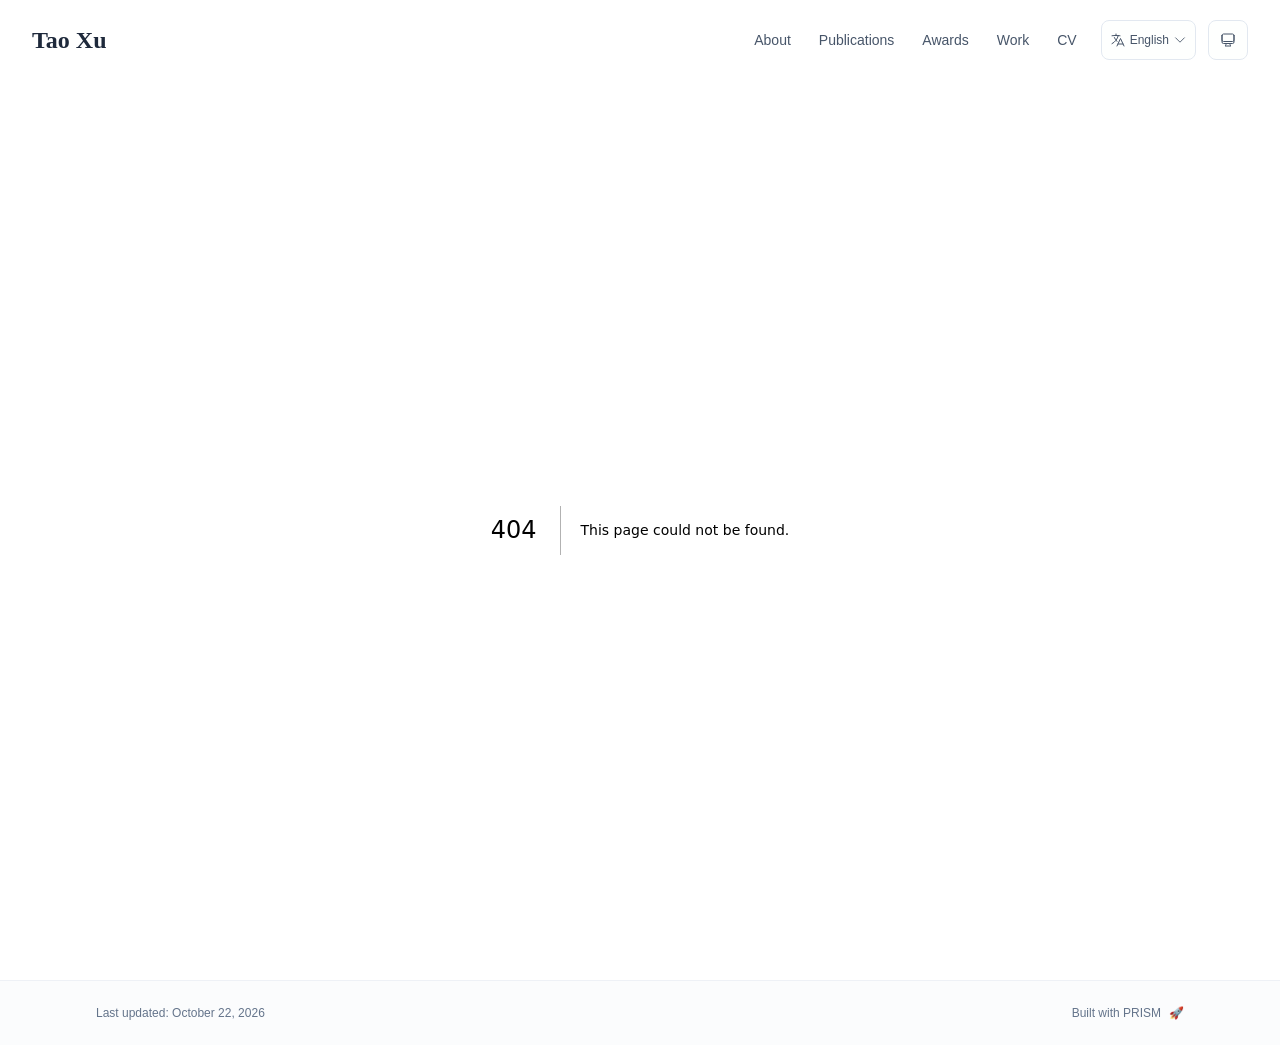
<file: 404/index.html>
<!DOCTYPE html><html lang="en" class="scroll-smooth"><head><meta charSet="utf-8"/><meta name="viewport" content="width=device-width, initial-scale=1"/><link rel="stylesheet" href="/_next/static/css/16ac18946ecf734d.css" data-precedence="next"/><link rel="preload" as="script" fetchPriority="low" href="/_next/static/chunks/webpack-679b75d1c4c2027c.js"/><script src="/_next/static/chunks/4bd1b696-70b6d399998de86a.js" async=""></script><script src="/_next/static/chunks/684-5aaa8290a129f299.js" async=""></script><script src="/_next/static/chunks/main-app-534a162b90a20530.js" async=""></script><script src="/_next/static/chunks/461-a9a5d7b05a71d978.js" async=""></script><script src="/_next/static/chunks/874-6cc630662f3664af.js" async=""></script><script src="/_next/static/chunks/291-e39730cc9327e39b.js" async=""></script><script src="/_next/static/chunks/app/layout-7402e7da85205e7e.js" async=""></script><meta name="robots" content="noindex"/><title>404: This page could not be found.</title><link rel="icon" href="/favicon.png" type="image/svg+xml"/><link rel="dns-prefetch" href="https://jialeliu.com"/><link rel="preconnect" href="https://jialeliu.com" crossorigin=""/><link rel="preload" as="font" type="font/woff2" href="https://jialeliu.com/fonts/georgiab.woff2" crossorigin=""/><script>
              try {
                const theme = localStorage.getItem('theme-storage');
                const parsed = theme ? JSON.parse(theme) : null;
                const setting = parsed?.state?.theme || 'system';
                const prefersDark = typeof window !== 'undefined' && window.matchMedia && window.matchMedia('(prefers-color-scheme: dark)').matches;
                const effective = setting === 'dark' ? 'dark' : (setting === 'light' ? 'light' : (prefersDark ? 'dark' : 'light'));
                var root = document.documentElement;
                root.classList.add(effective);
                root.setAttribute('data-theme', effective);
              } catch (e) {
                var root = document.documentElement;
                root.classList.add('light');
                root.setAttribute('data-theme', 'light');
              }
            </script><script>
    try {
      const cfg = {"enabled":true,"locales":["zh","en"],"defaultLocale":"en","mode":"auto","fixedLocale":"en","persist":true,"switcher":true,"labels":{"zh":"中文","en":"English"}};
      const storageKey = 'locale-storage';
      const normalize = (value) => typeof value === 'string' ? value.trim().replace('_', '-').toLowerCase() : '';
      const matchLocale = (candidate) => {
        const normalized = normalize(candidate);
        if (!normalized) return null;
        if (cfg.locales.includes(normalized)) return normalized;
        const language = normalized.split('-')[0];
        if (cfg.locales.includes(language)) return language;
        return null;
      };

      let resolved = null;

      if (!cfg.enabled) {
        resolved = cfg.defaultLocale;
      } else if (cfg.persist) {
        resolved = matchLocale(localStorage.getItem(storageKey));
      }

      if (!resolved) {
        if (cfg.mode === 'fixed') {
          resolved = cfg.fixedLocale;
        } else {
          resolved = matchLocale(navigator.language);
        }
      }

      if (!resolved) {
        resolved = cfg.defaultLocale;
      }

      const root = document.documentElement;
      root.lang = resolved;
      root.setAttribute('data-locale', resolved);

      if (cfg.persist) {
        localStorage.setItem(storageKey, resolved);
      }
    } catch (e) {
      const root = document.documentElement;
      root.lang = 'en';
      root.setAttribute('data-locale', 'en');
    }
  </script><script>
              (function(){
                // Fallback: reveal the server-rendered content if hydration has
                // not completed within 3s (slow network, JS failure, etc.).
                var t = setTimeout(function() {
                  var d = document.querySelector('[style*="visibility:hidden"]');
                  if (d) { d.style.visibility = 'visible'; d.style.opacity = '1'; }
                }, 3000);
                window.addEventListener('load', function() { clearTimeout(t); });
              })();
            </script><title>Tao Xu</title><meta name="description" content="Undergraduate at Sichuan University; incoming Ph.D. student at Nanjing University."/><meta name="author" content="Tao Xu"/><meta name="keywords" content="Tao Xu,PhD,Research,Nanjing University"/><meta name="creator" content="Tao Xu"/><meta name="publisher" content="Tao Xu"/><meta property="og:title" content="Tao Xu"/><meta property="og:description" content="Undergraduate at Sichuan University; incoming Ph.D. student at Nanjing University."/><meta property="og:site_name" content="Tao Xu&#x27;s Academic Website"/><meta property="og:locale" content="en_US"/><meta property="og:type" content="website"/><meta name="twitter:card" content="summary"/><meta name="twitter:title" content="Tao Xu"/><meta name="twitter:description" content="Undergraduate at Sichuan University; incoming Ph.D. student at Nanjing University."/><link rel="icon" href="/favicon.png"/><script>document.querySelectorAll('body link[rel="icon"], body link[rel="apple-touch-icon"]').forEach(el => document.head.appendChild(el))</script><script src="/_next/static/chunks/polyfills-42372ed130431b0a.js" noModule=""></script></head><body class="font-sans antialiased"><div style="visibility:hidden"><nav class="fixed top-0 left-0 right-0 z-50" data-headlessui-state=""><div class="transition-all duration-300 ease-out bg-transparent" style="transform:translateY(-100px)"><div class="max-w-7xl mx-auto px-4 sm:px-6 lg:px-8"><div class="flex justify-between items-center h-16 lg:h-20"><div class="flex-shrink-0" tabindex="0"><a class="text-xl lg:text-2xl font-serif font-semibold text-primary hover:text-accent transition-colors duration-200" href="/">Tao Xu</a></div><div class="hidden lg:block"><div class="ml-10 flex items-center space-x-3"><div class="relative flex items-baseline space-x-1"><a data-nav-href="/" class="relative px-3 py-2 text-sm font-medium rounded-lg transition-colors duration-150 text-neutral-600" href="/">About</a><a data-nav-href="/publications" class="relative px-3 py-2 text-sm font-medium rounded-lg transition-colors duration-150 text-neutral-600" href="/publications/">Publications</a><a data-nav-href="/awards" class="relative px-3 py-2 text-sm font-medium rounded-lg transition-colors duration-150 text-neutral-600" href="/awards/">Awards</a><a data-nav-href="/work" class="relative px-3 py-2 text-sm font-medium rounded-lg transition-colors duration-150 text-neutral-600" href="/work/">Work</a><a data-nav-href="/cv" class="relative px-3 py-2 text-sm font-medium rounded-lg transition-colors duration-150 text-neutral-600" href="/cv/">CV</a></div><div class="flex items-center justify-center w-14 h-10 rounded-lg border border-neutral-200 dark:border-[rgba(148,163,184,0.24)] bg-background dark:bg-neutral-800"><div class="w-6 h-4 rounded bg-neutral-300 animate-pulse"></div></div><div class="flex items-center justify-center w-10 h-10 rounded-lg border border-neutral-200 dark:border-[rgba(148,163,184,0.24)] bg-background dark:bg-neutral-800"><div class="w-4 h-4 rounded-full bg-neutral-300 animate-pulse"></div></div></div></div><div class="lg:hidden flex items-center space-x-2"><div class="flex items-center justify-center w-14 h-10 rounded-lg border border-neutral-200 dark:border-[rgba(148,163,184,0.24)] bg-background dark:bg-neutral-800"><div class="w-6 h-4 rounded bg-neutral-300 animate-pulse"></div></div><div class="flex items-center justify-center w-10 h-10 rounded-lg border border-neutral-200 dark:border-[rgba(148,163,184,0.24)] bg-background dark:bg-neutral-800"><div class="w-4 h-4 rounded-full bg-neutral-300 animate-pulse"></div></div><button class="inline-flex items-center justify-center p-2 rounded-md text-neutral-600 hover:text-primary hover:bg-neutral-100 dark:hover:bg-neutral-800 focus:outline-none focus:ring-2 focus:ring-inset focus:ring-accent transition-colors duration-200" id="headlessui-disclosure-button-«R7pdb»" type="button" aria-expanded="false" data-headlessui-state=""><span class="sr-only">Open main menu</span><div><svg xmlns="http://www.w3.org/2000/svg" fill="none" viewBox="0 0 24 24" stroke-width="1.5" stroke="currentColor" aria-hidden="true" data-slot="icon" class="block h-6 w-6"><path stroke-linecap="round" stroke-linejoin="round" d="M3.75 6.75h16.5M3.75 12h16.5m-16.5 5.25h16.5"></path></svg></div></button></div></div></div></div></nav><main class="min-h-screen pt-16 lg:pt-20"><div style="font-family:system-ui,&quot;Segoe UI&quot;,Roboto,Helvetica,Arial,sans-serif,&quot;Apple Color Emoji&quot;,&quot;Segoe UI Emoji&quot;;height:100vh;text-align:center;display:flex;flex-direction:column;align-items:center;justify-content:center"><div><style>body{color:#000;background:#fff;margin:0}.next-error-h1{border-right:1px solid rgba(0,0,0,.3)}@media (prefers-color-scheme:dark){body{color:#fff;background:#000}.next-error-h1{border-right:1px solid rgba(255,255,255,.3)}}</style><h1 class="next-error-h1" style="display:inline-block;margin:0 20px 0 0;padding:0 23px 0 0;font-size:24px;font-weight:500;vertical-align:top;line-height:49px">404</h1><div style="display:inline-block"><h2 style="font-size:14px;font-weight:400;line-height:49px;margin:0">This page could not be found.</h2></div></div></div><!--$--><!--/$--><!--$--><!--/$--></main><footer class="border-t border-neutral-200/50 bg-neutral-50/50 dark:bg-neutral-900/50 dark:border-neutral-700/50"><div class="max-w-6xl mx-auto px-4 sm:px-6 lg:px-8 py-6"><div class="flex flex-col sm:flex-row justify-between items-center gap-2"><p class="text-xs text-neutral-500">Last updated<!-- -->: <!-- -->October 22, 2026</p><p class="text-xs text-neutral-500 flex items-center"><a href="https://github.com/xyjoey/PRISM" target="_blank" rel="noopener noreferrer">Built with PRISM</a><span class="ml-2">🚀</span></p></div></div></footer></div><script src="/_next/static/chunks/webpack-679b75d1c4c2027c.js" async=""></script><script>(self.__next_f=self.__next_f||[]).push([0])</script><script>self.__next_f.push([1,"1:\"$Sreact.fragment\"\n3:I[3719,[\"461\",\"static/chunks/461-a9a5d7b05a71d978.js\",\"874\",\"static/chunks/874-6cc630662f3664af.js\",\"291\",\"static/chunks/291-e39730cc9327e39b.js\",\"177\",\"static/chunks/app/layout-7402e7da85205e7e.js\"],\"ThemeProvider\"]\n4:I[310,[\"461\",\"static/chunks/461-a9a5d7b05a71d978.js\",\"874\",\"static/chunks/874-6cc630662f3664af.js\",\"291\",\"static/chunks/291-e39730cc9327e39b.js\",\"177\",\"static/chunks/app/layout-7402e7da85205e7e.js\"],\"LocaleProvider\"]\n5:I[4574,[\"461\",\"static/chunks/461-a9a5d7b05a71d978.js\",\"874\",\"static/chunks/874-6cc630662f3664af.js\",\"291\",\"static/chunks/291-e39730cc9327e39b.js\",\"177\",\"static/chunks/app/layout-7402e7da85205e7e.js\"],\"default\"]\n6:I[7555,[],\"\"]\n7:I[1295,[],\"\"]\n8:I[2548,[\"461\",\"static/chunks/461-a9a5d7b05a71d978.js\",\"874\",\"static/chunks/874-6cc630662f3664af.js\",\"291\",\"static/chunks/291-e39730cc9327e39b.js\",\"177\",\"static/chunks/app/layout-7402e7da85205e7e.js\"],\"default\"]\n9:I[9665,[],\"MetadataBoundary\"]\nb:I[9665,[],\"OutletBoundary\"]\ne:I[4911,[],\"AsyncMetadataOutlet\"]\n10:I[9665,[],\"ViewportBoundary\"]\n12:I[6614,[],\"\"]\n:HL[\"/_next/static/css/16ac18946ecf734d.css\",\"style\"]\n2:T5d7,\n    try {\n      const cfg = {\"enabled\":true,\"locales\":[\"zh\",\"en\"],\"defaultLocale\":\"en\",\"mode\":\"auto\",\"fixedLocale\":\"en\",\"persist\":true,\"switcher\":true,\"labels\":{\"zh\":\"中文\",\"en\":\"English\"}};\n      const storageKey = 'locale-storage';\n      const normalize = (value) =\u003e typeof value === 'string' ? value.trim().replace('_', '-').toLowerCase() : '';\n      const matchLocale = (candidate) =\u003e {\n        const normalized = normalize(candidate);\n        if (!normalized) return null;\n        if (cfg.locales.includes(normalized)) return normalized;\n        const language = normalized.split('-')[0];\n        if (cfg.locales.includes(language)) return language;\n        return null;\n      };\n\n      let resolved = null;\n\n      if (!cfg.enabled) {\n        resolved = cfg.defaultLocale;\n      } else if (cfg.persist) {\n        resolved = matchLocale(localStorage.getItem(storageKey));\n      }\n\n      if (!resolved) {\n        if ("])</script><script>self.__next_f.push([1,"cfg.mode === 'fixed') {\n          resolved = cfg.fixedLocale;\n        } else {\n          resolved = matchLocale(navigator.language);\n        }\n      }\n\n      if (!resolved) {\n        resolved = cfg.defaultLocale;\n      }\n\n      const root = document.documentElement;\n      root.lang = resolved;\n      root.setAttribute('data-locale', resolved);\n\n      if (cfg.persist) {\n        localStorage.setItem(storageKey, resolved);\n      }\n    } catch (e) {\n      const root = document.documentElement;\n      root.lang = 'en';\n      root.setAttribute('data-locale', 'en');\n    }\n  "])</script><script>self.__next_f.push([1,"0:{\"P\":null,\"b\":\"ooBV8255TyfkI2J6QHNr0\",\"p\":\"\",\"c\":[\"\",\"_not-found\",\"\"],\"i\":false,\"f\":[[[\"\",{\"children\":[\"/_not-found\",{\"children\":[\"__PAGE__\",{}]}]},\"$undefined\",\"$undefined\",true],[\"\",[\"$\",\"$1\",\"c\",{\"children\":[[[\"$\",\"link\",\"0\",{\"rel\":\"stylesheet\",\"href\":\"/_next/static/css/16ac18946ecf734d.css\",\"precedence\":\"next\",\"crossOrigin\":\"$undefined\",\"nonce\":\"$undefined\"}]],[\"$\",\"html\",null,{\"lang\":\"en\",\"className\":\"scroll-smooth\",\"suppressHydrationWarning\":true,\"children\":[[\"$\",\"head\",null,{\"children\":[[\"$\",\"link\",null,{\"rel\":\"icon\",\"href\":\"/favicon.png\",\"type\":\"image/svg+xml\"}],[\"$\",\"link\",null,{\"rel\":\"dns-prefetch\",\"href\":\"https://jialeliu.com\"}],[\"$\",\"link\",null,{\"rel\":\"preconnect\",\"href\":\"https://jialeliu.com\",\"crossOrigin\":\"\"}],[\"$\",\"link\",null,{\"rel\":\"preload\",\"as\":\"font\",\"type\":\"font/woff2\",\"href\":\"https://jialeliu.com/fonts/georgiab.woff2\",\"crossOrigin\":\"\"}],[\"$\",\"script\",null,{\"dangerouslySetInnerHTML\":{\"__html\":\"\\n              try {\\n                const theme = localStorage.getItem('theme-storage');\\n                const parsed = theme ? JSON.parse(theme) : null;\\n                const setting = parsed?.state?.theme || 'system';\\n                const prefersDark = typeof window !== 'undefined' \u0026\u0026 window.matchMedia \u0026\u0026 window.matchMedia('(prefers-color-scheme: dark)').matches;\\n                const effective = setting === 'dark' ? 'dark' : (setting === 'light' ? 'light' : (prefersDark ? 'dark' : 'light'));\\n                var root = document.documentElement;\\n                root.classList.add(effective);\\n                root.setAttribute('data-theme', effective);\\n              } catch (e) {\\n                var root = document.documentElement;\\n                root.classList.add('light');\\n                root.setAttribute('data-theme', 'light');\\n              }\\n            \"}}],[\"$\",\"script\",null,{\"dangerouslySetInnerHTML\":{\"__html\":\"$2\"}}],[\"$\",\"script\",null,{\"dangerouslySetInnerHTML\":{\"__html\":\"\\n              (function(){\\n                // Fallback: reveal the server-rendered content if hydration has\\n                // not completed within 3s (slow network, JS failure, etc.).\\n                var t = setTimeout(function() {\\n                  var d = document.querySelector('[style*=\\\"visibility:hidden\\\"]');\\n                  if (d) { d.style.visibility = 'visible'; d.style.opacity = '1'; }\\n                }, 3000);\\n                window.addEventListener('load', function() { clearTimeout(t); });\\n              })();\\n            \"}}]]}],[\"$\",\"body\",null,{\"className\":\"font-sans antialiased\",\"children\":[\"$\",\"$L3\",null,{\"children\":[\"$\",\"$L4\",null,{\"config\":{\"enabled\":true,\"locales\":[\"zh\",\"en\"],\"defaultLocale\":\"en\",\"mode\":\"auto\",\"fixedLocale\":\"en\",\"persist\":true,\"switcher\":true,\"labels\":{\"zh\":\"中文\",\"en\":\"English\"}},\"children\":[[\"$\",\"$L5\",null,{\"items\":[{\"title\":\"About\",\"type\":\"page\",\"target\":\"about\",\"href\":\"/\"},{\"title\":\"Publications\",\"type\":\"page\",\"target\":\"publications\",\"href\":\"/publications\"},{\"title\":\"Awards\",\"type\":\"page\",\"target\":\"awards\",\"href\":\"/awards\"},{\"title\":\"Work\",\"type\":\"page\",\"target\":\"work\",\"href\":\"/work\"},{\"title\":\"CV\",\"type\":\"page\",\"target\":\"cv\",\"href\":\"/cv\"}],\"siteTitle\":\"Tao Xu\",\"enableOnePageMode\":false,\"i18n\":\"$0:f:0:1:1:props:children:1:props:children:1:props:children:props:children:props:config\",\"itemsByLocale\":{\"zh\":[{\"title\":\"关于我\",\"type\":\"page\",\"target\":\"about\",\"href\":\"/\"},{\"title\":\"论文\",\"type\":\"page\",\"target\":\"publications\",\"href\":\"/publications\"},{\"title\":\"奖项\",\"type\":\"page\",\"target\":\"awards\",\"href\":\"/awards\"},{\"title\":\"工作经历\",\"type\":\"page\",\"target\":\"work\",\"href\":\"/work\"},{\"title\":\"简历\",\"type\":\"page\",\"target\":\"cv\",\"href\":\"/cv\"}],\"en\":[{\"title\":\"About\",\"type\":\"page\",\"target\":\"about\",\"href\":\"/\"},{\"title\":\"Publications\",\"type\":\"page\",\"target\":\"publications\",\"href\":\"/publications\"},{\"title\":\"Awards\",\"type\":\"page\",\"target\":\"awards\",\"href\":\"/awards\"},{\"title\":\"Work\",\"type\":\"page\",\"target\":\"work\",\"href\":\"/work\"},{\"title\":\"CV\",\"type\":\"page\",\"target\":\"cv\",\"href\":\"/cv\"}]},\"siteTitleByLocale\":{\"zh\":\"许涛\",\"en\":\"Tao Xu\"}}],[\"$\",\"main\",null,{\"className\":\"min-h-screen pt-16 lg:pt-20\",\"children\":[\"$\",\"$L6\",null,{\"parallelRouterKey\":\"children\",\"error\":\"$undefined\",\"errorStyles\":\"$undefined\",\"errorScripts\":\"$undefined\",\"template\":[\"$\",\"$L7\",null,{}],\"templateStyles\":\"$undefined\",\"templateScripts\":\"$undefined\",\"notFound\":[[[\"$\",\"title\",null,{\"children\":\"404: This page could not be found.\"}],[\"$\",\"div\",null,{\"style\":{\"fontFamily\":\"system-ui,\\\"Segoe UI\\\",Roboto,Helvetica,Arial,sans-serif,\\\"Apple Color Emoji\\\",\\\"Segoe UI Emoji\\\"\",\"height\":\"100vh\",\"textAlign\":\"center\",\"display\":\"flex\",\"flexDirection\":\"column\",\"alignItems\":\"center\",\"justifyContent\":\"center\"},\"children\":[\"$\",\"div\",null,{\"children\":[[\"$\",\"style\",null,{\"dangerouslySetInnerHTML\":{\"__html\":\"body{color:#000;background:#fff;margin:0}.next-error-h1{border-right:1px solid rgba(0,0,0,.3)}@media (prefers-color-scheme:dark){body{color:#fff;background:#000}.next-error-h1{border-right:1px solid rgba(255,255,255,.3)}}\"}}],[\"$\",\"h1\",null,{\"className\":\"next-error-h1\",\"style\":{\"display\":\"inline-block\",\"margin\":\"0 20px 0 0\",\"padding\":\"0 23px 0 0\",\"fontSize\":24,\"fontWeight\":500,\"verticalAlign\":\"top\",\"lineHeight\":\"49px\"},\"children\":404}],[\"$\",\"div\",null,{\"style\":{\"display\":\"inline-block\"},\"children\":[\"$\",\"h2\",null,{\"style\":{\"fontSize\":14,\"fontWeight\":400,\"lineHeight\":\"49px\",\"margin\":0},\"children\":\"This page could not be found.\"}]}]]}]}]],[]],\"forbidden\":\"$undefined\",\"unauthorized\":\"$undefined\"}]}],[\"$\",\"$L8\",null,{\"lastUpdated\":\"October 22, 2026\",\"lastUpdatedByLocale\":{\"zh\":\"2026年10月22日\",\"en\":\"October 22, 2026\"},\"defaultLocale\":\"en\"}]]}]}]}]]}]]}],{\"children\":[\"/_not-found\",[\"$\",\"$1\",\"c\",{\"children\":[null,[\"$\",\"$L6\",null,{\"parallelRouterKey\":\"children\",\"error\":\"$undefined\",\"errorStyles\":\"$undefined\",\"errorScripts\":\"$undefined\",\"template\":[\"$\",\"$L7\",null,{}],\"templateStyles\":\"$undefined\",\"templateScripts\":\"$undefined\",\"notFound\":\"$undefined\",\"forbidden\":\"$undefined\",\"unauthorized\":\"$undefined\"}]]}],{\"children\":[\"__PAGE__\",[\"$\",\"$1\",\"c\",{\"children\":[[[\"$\",\"title\",null,{\"children\":\"404: This page could not be found.\"}],[\"$\",\"div\",null,{\"style\":\"$0:f:0:1:1:props:children:1:props:children:1:props:children:props:children:props:children:1:props:children:props:notFound:0:1:props:style\",\"children\":[\"$\",\"div\",null,{\"children\":[[\"$\",\"style\",null,{\"dangerouslySetInnerHTML\":{\"__html\":\"body{color:#000;background:#fff;margin:0}.next-error-h1{border-right:1px solid rgba(0,0,0,.3)}@media (prefers-color-scheme:dark){body{color:#fff;background:#000}.next-error-h1{border-right:1px solid rgba(255,255,255,.3)}}\"}}],[\"$\",\"h1\",null,{\"className\":\"next-error-h1\",\"style\":\"$0:f:0:1:1:props:children:1:props:children:1:props:children:props:children:props:children:1:props:children:props:notFound:0:1:props:children:props:children:1:props:style\",\"children\":404}],[\"$\",\"div\",null,{\"style\":\"$0:f:0:1:1:props:children:1:props:children:1:props:children:props:children:props:children:1:props:children:props:notFound:0:1:props:children:props:children:2:props:style\",\"children\":[\"$\",\"h2\",null,{\"style\":\"$0:f:0:1:1:props:children:1:props:children:1:props:children:props:children:props:children:1:props:children:props:notFound:0:1:props:children:props:children:2:props:children:props:style\",\"children\":\"This page could not be found.\"}]}]]}]}]],[\"$\",\"$L9\",null,{\"children\":\"$La\"}],null,[\"$\",\"$Lb\",null,{\"children\":[\"$Lc\",\"$Ld\",[\"$\",\"$Le\",null,{\"promise\":\"$@f\"}]]}]]}],{},null,false]},null,false]},null,false],[\"$\",\"$1\",\"h\",{\"children\":[[\"$\",\"meta\",null,{\"name\":\"robots\",\"content\":\"noindex\"}],[\"$\",\"$1\",\"QU8qPtGrGIcwsv0w9wZ9F\",{\"children\":[[\"$\",\"$L10\",null,{\"children\":\"$L11\"}],null]}],null]}],false]],\"m\":\"$undefined\",\"G\":[\"$12\",\"$undefined\"],\"s\":false,\"S\":true}\n"])</script><script>self.__next_f.push([1,"13:\"$Sreact.suspense\"\n14:I[4911,[],\"AsyncMetadata\"]\na:[\"$\",\"$13\",null,{\"fallback\":null,\"children\":[\"$\",\"$L14\",null,{\"promise\":\"$@15\"}]}]\n"])</script><script>self.__next_f.push([1,"d:null\n"])</script><script>self.__next_f.push([1,"11:[[\"$\",\"meta\",\"0\",{\"charSet\":\"utf-8\"}],[\"$\",\"meta\",\"1\",{\"name\":\"viewport\",\"content\":\"width=device-width, initial-scale=1\"}]]\nc:null\n"])</script><script>self.__next_f.push([1,"15:{\"metadata\":[[\"$\",\"title\",\"0\",{\"children\":\"Tao Xu\"}],[\"$\",\"meta\",\"1\",{\"name\":\"description\",\"content\":\"Undergraduate at Sichuan University; incoming Ph.D. student at Nanjing University.\"}],[\"$\",\"meta\",\"2\",{\"name\":\"author\",\"content\":\"Tao Xu\"}],[\"$\",\"meta\",\"3\",{\"name\":\"keywords\",\"content\":\"Tao Xu,PhD,Research,Nanjing University\"}],[\"$\",\"meta\",\"4\",{\"name\":\"creator\",\"content\":\"Tao Xu\"}],[\"$\",\"meta\",\"5\",{\"name\":\"publisher\",\"content\":\"Tao Xu\"}],[\"$\",\"meta\",\"6\",{\"property\":\"og:title\",\"content\":\"Tao Xu\"}],[\"$\",\"meta\",\"7\",{\"property\":\"og:description\",\"content\":\"Undergraduate at Sichuan University; incoming Ph.D. student at Nanjing University.\"}],[\"$\",\"meta\",\"8\",{\"property\":\"og:site_name\",\"content\":\"Tao Xu's Academic Website\"}],[\"$\",\"meta\",\"9\",{\"property\":\"og:locale\",\"content\":\"en_US\"}],[\"$\",\"meta\",\"10\",{\"property\":\"og:type\",\"content\":\"website\"}],[\"$\",\"meta\",\"11\",{\"name\":\"twitter:card\",\"content\":\"summary\"}],[\"$\",\"meta\",\"12\",{\"name\":\"twitter:title\",\"content\":\"Tao Xu\"}],[\"$\",\"meta\",\"13\",{\"name\":\"twitter:description\",\"content\":\"Undergraduate at Sichuan University; incoming Ph.D. student at Nanjing University.\"}],[\"$\",\"link\",\"14\",{\"rel\":\"icon\",\"href\":\"/favicon.png\"}]],\"error\":null,\"digest\":\"$undefined\"}\nf:{\"metadata\":\"$15:metadata\",\"error\":null,\"digest\":\"$undefined\"}\n"])</script></body></html>
</file>
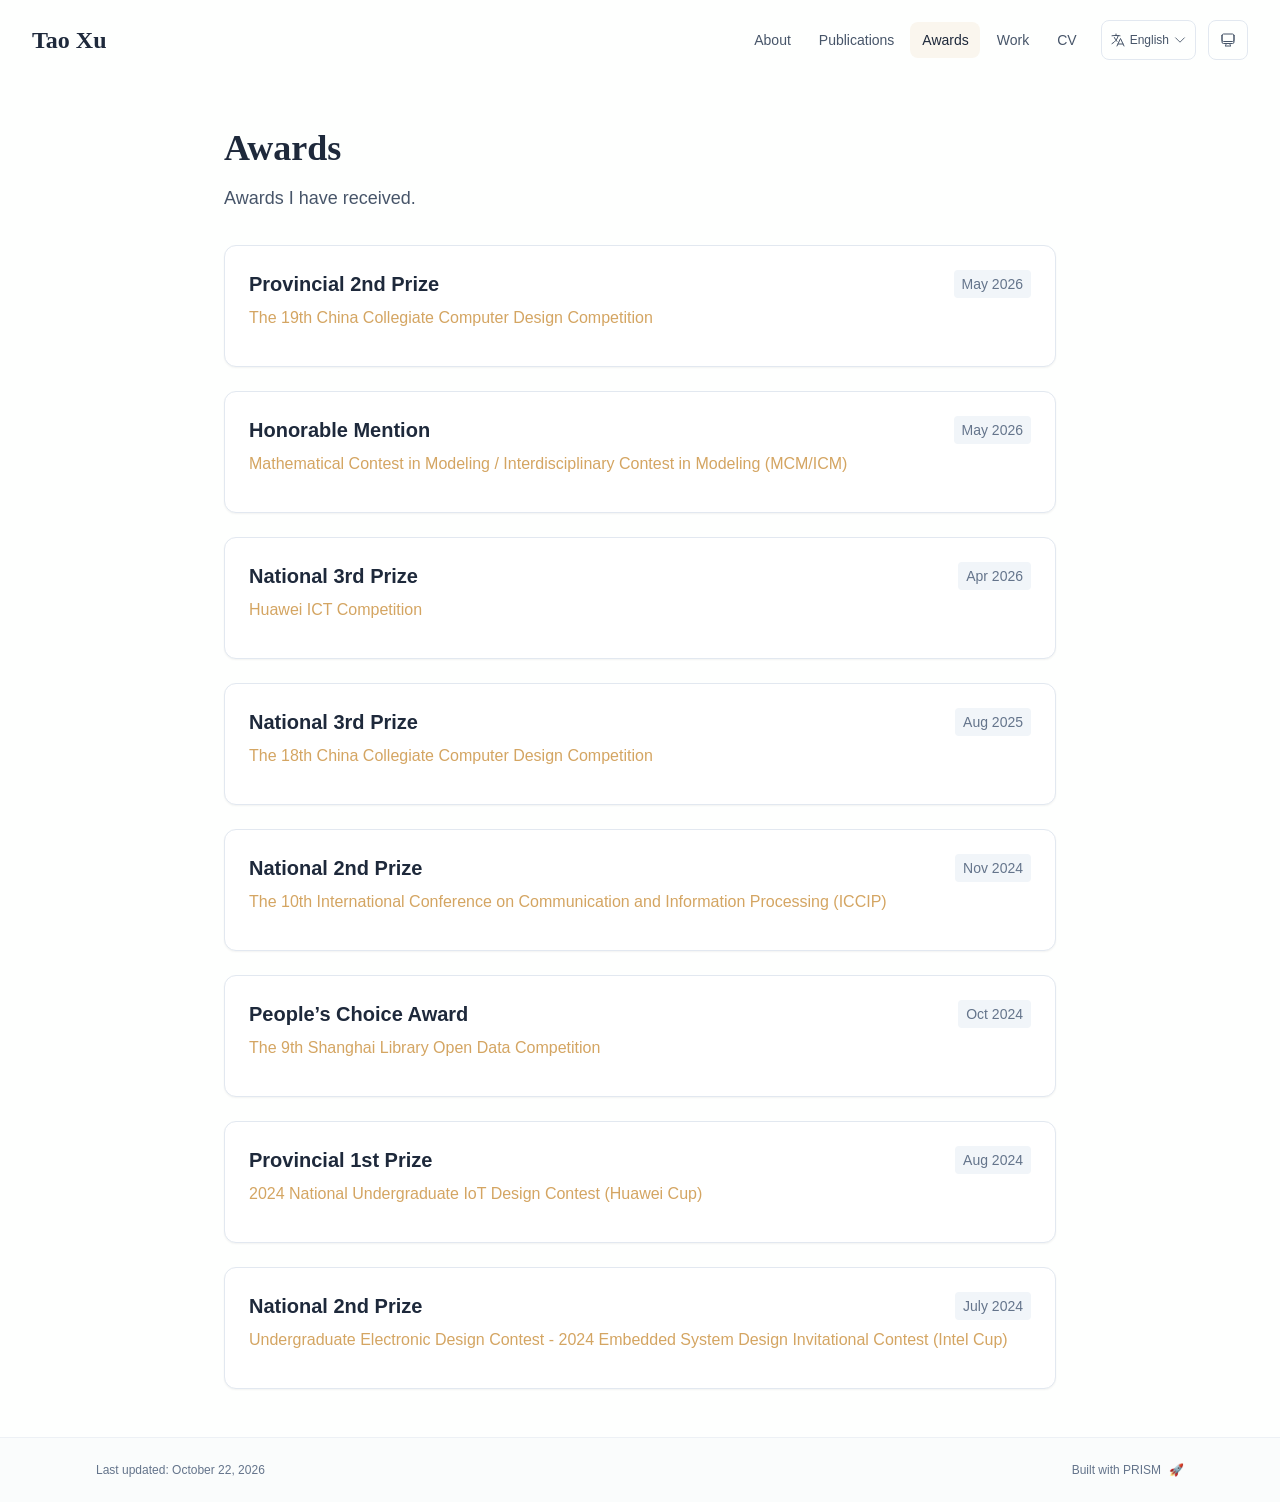
<file: awards/index.html>
<!DOCTYPE html><html lang="en" class="scroll-smooth"><head><meta charSet="utf-8"/><meta name="viewport" content="width=device-width, initial-scale=1"/><link rel="stylesheet" href="/_next/static/css/16ac18946ecf734d.css" data-precedence="next"/><link rel="preload" as="script" fetchPriority="low" href="/_next/static/chunks/webpack-679b75d1c4c2027c.js"/><script src="/_next/static/chunks/4bd1b696-70b6d399998de86a.js" async=""></script><script src="/_next/static/chunks/684-5aaa8290a129f299.js" async=""></script><script src="/_next/static/chunks/main-app-534a162b90a20530.js" async=""></script><script src="/_next/static/chunks/461-a9a5d7b05a71d978.js" async=""></script><script src="/_next/static/chunks/874-6cc630662f3664af.js" async=""></script><script src="/_next/static/chunks/291-e39730cc9327e39b.js" async=""></script><script src="/_next/static/chunks/app/layout-7402e7da85205e7e.js" async=""></script><script src="/_next/static/chunks/178-595a94b9af1e67b5.js" async=""></script><script src="/_next/static/chunks/748-84df502d24ed20fb.js" async=""></script><script src="/_next/static/chunks/app/%5Bslug%5D/page-1c782e96265ff7b8.js" async=""></script><link rel="icon" href="/favicon.png" type="image/svg+xml"/><link rel="dns-prefetch" href="https://jialeliu.com"/><link rel="preconnect" href="https://jialeliu.com" crossorigin=""/><link rel="preload" as="font" type="font/woff2" href="https://jialeliu.com/fonts/georgiab.woff2" crossorigin=""/><script>
              try {
                const theme = localStorage.getItem('theme-storage');
                const parsed = theme ? JSON.parse(theme) : null;
                const setting = parsed?.state?.theme || 'system';
                const prefersDark = typeof window !== 'undefined' && window.matchMedia && window.matchMedia('(prefers-color-scheme: dark)').matches;
                const effective = setting === 'dark' ? 'dark' : (setting === 'light' ? 'light' : (prefersDark ? 'dark' : 'light'));
                var root = document.documentElement;
                root.classList.add(effective);
                root.setAttribute('data-theme', effective);
              } catch (e) {
                var root = document.documentElement;
                root.classList.add('light');
                root.setAttribute('data-theme', 'light');
              }
            </script><script>
    try {
      const cfg = {"enabled":true,"locales":["zh","en"],"defaultLocale":"en","mode":"auto","fixedLocale":"en","persist":true,"switcher":true,"labels":{"zh":"中文","en":"English"}};
      const storageKey = 'locale-storage';
      const normalize = (value) => typeof value === 'string' ? value.trim().replace('_', '-').toLowerCase() : '';
      const matchLocale = (candidate) => {
        const normalized = normalize(candidate);
        if (!normalized) return null;
        if (cfg.locales.includes(normalized)) return normalized;
        const language = normalized.split('-')[0];
        if (cfg.locales.includes(language)) return language;
        return null;
      };

      let resolved = null;

      if (!cfg.enabled) {
        resolved = cfg.defaultLocale;
      } else if (cfg.persist) {
        resolved = matchLocale(localStorage.getItem(storageKey));
      }

      if (!resolved) {
        if (cfg.mode === 'fixed') {
          resolved = cfg.fixedLocale;
        } else {
          resolved = matchLocale(navigator.language);
        }
      }

      if (!resolved) {
        resolved = cfg.defaultLocale;
      }

      const root = document.documentElement;
      root.lang = resolved;
      root.setAttribute('data-locale', resolved);

      if (cfg.persist) {
        localStorage.setItem(storageKey, resolved);
      }
    } catch (e) {
      const root = document.documentElement;
      root.lang = 'en';
      root.setAttribute('data-locale', 'en');
    }
  </script><script>
              (function(){
                // Fallback: reveal the server-rendered content if hydration has
                // not completed within 3s (slow network, JS failure, etc.).
                var t = setTimeout(function() {
                  var d = document.querySelector('[style*="visibility:hidden"]');
                  if (d) { d.style.visibility = 'visible'; d.style.opacity = '1'; }
                }, 3000);
                window.addEventListener('load', function() { clearTimeout(t); });
              })();
            </script><title>Awards | Tao Xu</title><meta name="description" content="Awards I have received."/><meta name="author" content="Tao Xu"/><meta name="keywords" content="Tao Xu,PhD,Research,Nanjing University"/><meta name="creator" content="Tao Xu"/><meta name="publisher" content="Tao Xu"/><meta property="og:title" content="Tao Xu"/><meta property="og:description" content="Undergraduate at Sichuan University; incoming Ph.D. student at Nanjing University."/><meta property="og:site_name" content="Tao Xu&#x27;s Academic Website"/><meta property="og:locale" content="en_US"/><meta property="og:type" content="website"/><meta name="twitter:card" content="summary"/><meta name="twitter:title" content="Tao Xu"/><meta name="twitter:description" content="Undergraduate at Sichuan University; incoming Ph.D. student at Nanjing University."/><link rel="icon" href="/favicon.png"/><script>document.querySelectorAll('body link[rel="icon"], body link[rel="apple-touch-icon"]').forEach(el => document.head.appendChild(el))</script><script src="/_next/static/chunks/polyfills-42372ed130431b0a.js" noModule=""></script></head><body class="font-sans antialiased"><div style="visibility:hidden"><nav class="fixed top-0 left-0 right-0 z-50" data-headlessui-state=""><div class="transition-all duration-300 ease-out bg-transparent" style="transform:translateY(-100px)"><div class="max-w-7xl mx-auto px-4 sm:px-6 lg:px-8"><div class="flex justify-between items-center h-16 lg:h-20"><div class="flex-shrink-0" tabindex="0"><a class="text-xl lg:text-2xl font-serif font-semibold text-primary hover:text-accent transition-colors duration-200" href="/">Tao Xu</a></div><div class="hidden lg:block"><div class="ml-10 flex items-center space-x-3"><div class="relative flex items-baseline space-x-1"><a data-nav-href="/" class="relative px-3 py-2 text-sm font-medium rounded-lg transition-colors duration-150 text-neutral-600" href="/">About</a><a data-nav-href="/publications" class="relative px-3 py-2 text-sm font-medium rounded-lg transition-colors duration-150 text-neutral-600" href="/publications/">Publications</a><a data-nav-href="/awards" class="relative px-3 py-2 text-sm font-medium rounded-lg transition-colors duration-150 text-primary" href="/awards/">Awards</a><a data-nav-href="/work" class="relative px-3 py-2 text-sm font-medium rounded-lg transition-colors duration-150 text-neutral-600" href="/work/">Work</a><a data-nav-href="/cv" class="relative px-3 py-2 text-sm font-medium rounded-lg transition-colors duration-150 text-neutral-600" href="/cv/">CV</a></div><div class="flex items-center justify-center w-14 h-10 rounded-lg border border-neutral-200 dark:border-[rgba(148,163,184,0.24)] bg-background dark:bg-neutral-800"><div class="w-6 h-4 rounded bg-neutral-300 animate-pulse"></div></div><div class="flex items-center justify-center w-10 h-10 rounded-lg border border-neutral-200 dark:border-[rgba(148,163,184,0.24)] bg-background dark:bg-neutral-800"><div class="w-4 h-4 rounded-full bg-neutral-300 animate-pulse"></div></div></div></div><div class="lg:hidden flex items-center space-x-2"><div class="flex items-center justify-center w-14 h-10 rounded-lg border border-neutral-200 dark:border-[rgba(148,163,184,0.24)] bg-background dark:bg-neutral-800"><div class="w-6 h-4 rounded bg-neutral-300 animate-pulse"></div></div><div class="flex items-center justify-center w-10 h-10 rounded-lg border border-neutral-200 dark:border-[rgba(148,163,184,0.24)] bg-background dark:bg-neutral-800"><div class="w-4 h-4 rounded-full bg-neutral-300 animate-pulse"></div></div><button class="inline-flex items-center justify-center p-2 rounded-md text-neutral-600 hover:text-primary hover:bg-neutral-100 dark:hover:bg-neutral-800 focus:outline-none focus:ring-2 focus:ring-inset focus:ring-accent transition-colors duration-200" id="headlessui-disclosure-button-«R7pdb»" type="button" aria-expanded="false" data-headlessui-state=""><span class="sr-only">Open main menu</span><div><svg xmlns="http://www.w3.org/2000/svg" fill="none" viewBox="0 0 24 24" stroke-width="1.5" stroke="currentColor" aria-hidden="true" data-slot="icon" class="block h-6 w-6"><path stroke-linecap="round" stroke-linejoin="round" d="M3.75 6.75h16.5M3.75 12h16.5m-16.5 5.25h16.5"></path></svg></div></button></div></div></div></div></nav><main class="min-h-screen pt-16 lg:pt-20"><div class="max-w-4xl mx-auto px-4 sm:px-6 lg:px-8 py-12"><div style="opacity:0;transform:translateY(20px)"><div class="mb-8"><h1 class="text-4xl font-serif font-bold text-primary mb-4">Awards</h1><div class="text-lg text-neutral-600 dark:text-neutral-500 max-w-2xl leading-relaxed"><p class="mb-3 last:mb-0">Awards I have received.</p></div></div><div class="grid gap-6"><div class="bg-white dark:bg-neutral-900 p-6 rounded-xl shadow-sm border border-neutral-200 dark:border-neutral-800 hover:shadow-lg transition-all duration-200 hover:scale-[1.01]" style="opacity:0;transform:translateY(20px)"><div class="flex justify-between items-start mb-2"><h3 class="text-xl font-semibold text-primary">Provincial 2nd Prize</h3><span class="text-sm text-neutral-500 font-medium bg-neutral-100 dark:bg-neutral-800 px-2 py-1 rounded">May 2026</span></div><p class="text-base text-accent font-medium mb-3">The 19th China Collegiate Computer Design Competition</p></div><div class="bg-white dark:bg-neutral-900 p-6 rounded-xl shadow-sm border border-neutral-200 dark:border-neutral-800 hover:shadow-lg transition-all duration-200 hover:scale-[1.01]" style="opacity:0;transform:translateY(20px)"><div class="flex justify-between items-start mb-2"><h3 class="text-xl font-semibold text-primary">Honorable Mention</h3><span class="text-sm text-neutral-500 font-medium bg-neutral-100 dark:bg-neutral-800 px-2 py-1 rounded">May 2026</span></div><p class="text-base text-accent font-medium mb-3">Mathematical Contest in Modeling / Interdisciplinary Contest in Modeling (MCM/ICM)</p></div><div class="bg-white dark:bg-neutral-900 p-6 rounded-xl shadow-sm border border-neutral-200 dark:border-neutral-800 hover:shadow-lg transition-all duration-200 hover:scale-[1.01]" style="opacity:0;transform:translateY(20px)"><div class="flex justify-between items-start mb-2"><h3 class="text-xl font-semibold text-primary">National 3rd Prize</h3><span class="text-sm text-neutral-500 font-medium bg-neutral-100 dark:bg-neutral-800 px-2 py-1 rounded">Apr 2026</span></div><p class="text-base text-accent font-medium mb-3">Huawei ICT Competition</p></div><div class="bg-white dark:bg-neutral-900 p-6 rounded-xl shadow-sm border border-neutral-200 dark:border-neutral-800 hover:shadow-lg transition-all duration-200 hover:scale-[1.01]" style="opacity:0;transform:translateY(20px)"><div class="flex justify-between items-start mb-2"><h3 class="text-xl font-semibold text-primary">National 3rd Prize</h3><span class="text-sm text-neutral-500 font-medium bg-neutral-100 dark:bg-neutral-800 px-2 py-1 rounded">Aug 2025</span></div><p class="text-base text-accent font-medium mb-3">The 18th China Collegiate Computer Design Competition</p></div><div class="bg-white dark:bg-neutral-900 p-6 rounded-xl shadow-sm border border-neutral-200 dark:border-neutral-800 hover:shadow-lg transition-all duration-200 hover:scale-[1.01]" style="opacity:0;transform:translateY(20px)"><div class="flex justify-between items-start mb-2"><h3 class="text-xl font-semibold text-primary">National 2nd Prize</h3><span class="text-sm text-neutral-500 font-medium bg-neutral-100 dark:bg-neutral-800 px-2 py-1 rounded">Nov 2024</span></div><p class="text-base text-accent font-medium mb-3">The 10th International Conference on Communication and Information Processing (ICCIP)</p></div><div class="bg-white dark:bg-neutral-900 p-6 rounded-xl shadow-sm border border-neutral-200 dark:border-neutral-800 hover:shadow-lg transition-all duration-200 hover:scale-[1.01]" style="opacity:0;transform:translateY(20px)"><div class="flex justify-between items-start mb-2"><h3 class="text-xl font-semibold text-primary">People’s Choice Award</h3><span class="text-sm text-neutral-500 font-medium bg-neutral-100 dark:bg-neutral-800 px-2 py-1 rounded">Oct 2024</span></div><p class="text-base text-accent font-medium mb-3">The 9th Shanghai Library Open Data Competition</p></div><div class="bg-white dark:bg-neutral-900 p-6 rounded-xl shadow-sm border border-neutral-200 dark:border-neutral-800 hover:shadow-lg transition-all duration-200 hover:scale-[1.01]" style="opacity:0;transform:translateY(20px)"><div class="flex justify-between items-start mb-2"><h3 class="text-xl font-semibold text-primary">Provincial 1st Prize</h3><span class="text-sm text-neutral-500 font-medium bg-neutral-100 dark:bg-neutral-800 px-2 py-1 rounded">Aug 2024</span></div><p class="text-base text-accent font-medium mb-3">2024 National Undergraduate IoT Design Contest (Huawei Cup)</p></div><div class="bg-white dark:bg-neutral-900 p-6 rounded-xl shadow-sm border border-neutral-200 dark:border-neutral-800 hover:shadow-lg transition-all duration-200 hover:scale-[1.01]" style="opacity:0;transform:translateY(20px)"><div class="flex justify-between items-start mb-2"><h3 class="text-xl font-semibold text-primary">National 2nd Prize</h3><span class="text-sm text-neutral-500 font-medium bg-neutral-100 dark:bg-neutral-800 px-2 py-1 rounded">July 2024</span></div><p class="text-base text-accent font-medium mb-3">Undergraduate Electronic Design Contest - 2024 Embedded System Design Invitational Contest (Intel Cup)</p></div></div></div></div><!--$--><!--/$--><!--$--><!--/$--></main><footer class="border-t border-neutral-200/50 bg-neutral-50/50 dark:bg-neutral-900/50 dark:border-neutral-700/50"><div class="max-w-6xl mx-auto px-4 sm:px-6 lg:px-8 py-6"><div class="flex flex-col sm:flex-row justify-between items-center gap-2"><p class="text-xs text-neutral-500">Last updated<!-- -->: <!-- -->October 22, 2026</p><p class="text-xs text-neutral-500 flex items-center"><a href="https://github.com/xyjoey/PRISM" target="_blank" rel="noopener noreferrer">Built with PRISM</a><span class="ml-2">🚀</span></p></div></div></footer></div><script src="/_next/static/chunks/webpack-679b75d1c4c2027c.js" async=""></script><script>(self.__next_f=self.__next_f||[]).push([0])</script><script>self.__next_f.push([1,"1:\"$Sreact.fragment\"\n3:I[3719,[\"461\",\"static/chunks/461-a9a5d7b05a71d978.js\",\"874\",\"static/chunks/874-6cc630662f3664af.js\",\"291\",\"static/chunks/291-e39730cc9327e39b.js\",\"177\",\"static/chunks/app/layout-7402e7da85205e7e.js\"],\"ThemeProvider\"]\n4:I[310,[\"461\",\"static/chunks/461-a9a5d7b05a71d978.js\",\"874\",\"static/chunks/874-6cc630662f3664af.js\",\"291\",\"static/chunks/291-e39730cc9327e39b.js\",\"177\",\"static/chunks/app/layout-7402e7da85205e7e.js\"],\"LocaleProvider\"]\n5:I[4574,[\"461\",\"static/chunks/461-a9a5d7b05a71d978.js\",\"874\",\"static/chunks/874-6cc630662f3664af.js\",\"291\",\"static/chunks/291-e39730cc9327e39b.js\",\"177\",\"static/chunks/app/layout-7402e7da85205e7e.js\"],\"default\"]\n6:I[7555,[],\"\"]\n7:I[1295,[],\"\"]\n8:I[2548,[\"461\",\"static/chunks/461-a9a5d7b05a71d978.js\",\"874\",\"static/chunks/874-6cc630662f3664af.js\",\"291\",\"static/chunks/291-e39730cc9327e39b.js\",\"177\",\"static/chunks/app/layout-7402e7da85205e7e.js\"],\"default\"]\na:I[9665,[],\"MetadataBoundary\"]\nc:I[9665,[],\"OutletBoundary\"]\nf:I[4911,[],\"AsyncMetadataOutlet\"]\n11:I[9665,[],\"ViewportBoundary\"]\n13:I[6614,[],\"\"]\n:HL[\"/_next/static/css/16ac18946ecf734d.css\",\"style\"]\n2:T5d7,\n    try {\n      const cfg = {\"enabled\":true,\"locales\":[\"zh\",\"en\"],\"defaultLocale\":\"en\",\"mode\":\"auto\",\"fixedLocale\":\"en\",\"persist\":true,\"switcher\":true,\"labels\":{\"zh\":\"中文\",\"en\":\"English\"}};\n      const storageKey = 'locale-storage';\n      const normalize = (value) =\u003e typeof value === 'string' ? value.trim().replace('_', '-').toLowerCase() : '';\n      const matchLocale = (candidate) =\u003e {\n        const normalized = normalize(candidate);\n        if (!normalized) return null;\n        if (cfg.locales.includes(normalized)) return normalized;\n        const language = normalized.split('-')[0];\n        if (cfg.locales.includes(language)) return language;\n        return null;\n      };\n\n      let resolved = null;\n\n      if (!cfg.enabled) {\n        resolved = cfg.defaultLocale;\n      } else if (cfg.persist) {\n        resolved = matchLocale(localStorage.getItem(storageKey));\n      }\n\n      if (!resolved) {\n        if ("])</script><script>self.__next_f.push([1,"cfg.mode === 'fixed') {\n          resolved = cfg.fixedLocale;\n        } else {\n          resolved = matchLocale(navigator.language);\n        }\n      }\n\n      if (!resolved) {\n        resolved = cfg.defaultLocale;\n      }\n\n      const root = document.documentElement;\n      root.lang = resolved;\n      root.setAttribute('data-locale', resolved);\n\n      if (cfg.persist) {\n        localStorage.setItem(storageKey, resolved);\n      }\n    } catch (e) {\n      const root = document.documentElement;\n      root.lang = 'en';\n      root.setAttribute('data-locale', 'en');\n    }\n  "])</script><script>self.__next_f.push([1,"0:{\"P\":null,\"b\":\"ooBV8255TyfkI2J6QHNr0\",\"p\":\"\",\"c\":[\"\",\"awards\",\"\"],\"i\":false,\"f\":[[[\"\",{\"children\":[[\"slug\",\"awards\",\"d\"],{\"children\":[\"__PAGE__\",{}]}]},\"$undefined\",\"$undefined\",true],[\"\",[\"$\",\"$1\",\"c\",{\"children\":[[[\"$\",\"link\",\"0\",{\"rel\":\"stylesheet\",\"href\":\"/_next/static/css/16ac18946ecf734d.css\",\"precedence\":\"next\",\"crossOrigin\":\"$undefined\",\"nonce\":\"$undefined\"}]],[\"$\",\"html\",null,{\"lang\":\"en\",\"className\":\"scroll-smooth\",\"suppressHydrationWarning\":true,\"children\":[[\"$\",\"head\",null,{\"children\":[[\"$\",\"link\",null,{\"rel\":\"icon\",\"href\":\"/favicon.png\",\"type\":\"image/svg+xml\"}],[\"$\",\"link\",null,{\"rel\":\"dns-prefetch\",\"href\":\"https://jialeliu.com\"}],[\"$\",\"link\",null,{\"rel\":\"preconnect\",\"href\":\"https://jialeliu.com\",\"crossOrigin\":\"\"}],[\"$\",\"link\",null,{\"rel\":\"preload\",\"as\":\"font\",\"type\":\"font/woff2\",\"href\":\"https://jialeliu.com/fonts/georgiab.woff2\",\"crossOrigin\":\"\"}],[\"$\",\"script\",null,{\"dangerouslySetInnerHTML\":{\"__html\":\"\\n              try {\\n                const theme = localStorage.getItem('theme-storage');\\n                const parsed = theme ? JSON.parse(theme) : null;\\n                const setting = parsed?.state?.theme || 'system';\\n                const prefersDark = typeof window !== 'undefined' \u0026\u0026 window.matchMedia \u0026\u0026 window.matchMedia('(prefers-color-scheme: dark)').matches;\\n                const effective = setting === 'dark' ? 'dark' : (setting === 'light' ? 'light' : (prefersDark ? 'dark' : 'light'));\\n                var root = document.documentElement;\\n                root.classList.add(effective);\\n                root.setAttribute('data-theme', effective);\\n              } catch (e) {\\n                var root = document.documentElement;\\n                root.classList.add('light');\\n                root.setAttribute('data-theme', 'light');\\n              }\\n            \"}}],[\"$\",\"script\",null,{\"dangerouslySetInnerHTML\":{\"__html\":\"$2\"}}],[\"$\",\"script\",null,{\"dangerouslySetInnerHTML\":{\"__html\":\"\\n              (function(){\\n                // Fallback: reveal the server-rendered content if hydration has\\n                // not completed within 3s (slow network, JS failure, etc.).\\n                var t = setTimeout(function() {\\n                  var d = document.querySelector('[style*=\\\"visibility:hidden\\\"]');\\n                  if (d) { d.style.visibility = 'visible'; d.style.opacity = '1'; }\\n                }, 3000);\\n                window.addEventListener('load', function() { clearTimeout(t); });\\n              })();\\n            \"}}]]}],[\"$\",\"body\",null,{\"className\":\"font-sans antialiased\",\"children\":[\"$\",\"$L3\",null,{\"children\":[\"$\",\"$L4\",null,{\"config\":{\"enabled\":true,\"locales\":[\"zh\",\"en\"],\"defaultLocale\":\"en\",\"mode\":\"auto\",\"fixedLocale\":\"en\",\"persist\":true,\"switcher\":true,\"labels\":{\"zh\":\"中文\",\"en\":\"English\"}},\"children\":[[\"$\",\"$L5\",null,{\"items\":[{\"title\":\"About\",\"type\":\"page\",\"target\":\"about\",\"href\":\"/\"},{\"title\":\"Publications\",\"type\":\"page\",\"target\":\"publications\",\"href\":\"/publications\"},{\"title\":\"Awards\",\"type\":\"page\",\"target\":\"awards\",\"href\":\"/awards\"},{\"title\":\"Work\",\"type\":\"page\",\"target\":\"work\",\"href\":\"/work\"},{\"title\":\"CV\",\"type\":\"page\",\"target\":\"cv\",\"href\":\"/cv\"}],\"siteTitle\":\"Tao Xu\",\"enableOnePageMode\":false,\"i18n\":\"$0:f:0:1:1:props:children:1:props:children:1:props:children:props:children:props:config\",\"itemsByLocale\":{\"zh\":[{\"title\":\"关于我\",\"type\":\"page\",\"target\":\"about\",\"href\":\"/\"},{\"title\":\"论文\",\"type\":\"page\",\"target\":\"publications\",\"href\":\"/publications\"},{\"title\":\"奖项\",\"type\":\"page\",\"target\":\"awards\",\"href\":\"/awards\"},{\"title\":\"工作经历\",\"type\":\"page\",\"target\":\"work\",\"href\":\"/work\"},{\"title\":\"简历\",\"type\":\"page\",\"target\":\"cv\",\"href\":\"/cv\"}],\"en\":[{\"title\":\"About\",\"type\":\"page\",\"target\":\"about\",\"href\":\"/\"},{\"title\":\"Publications\",\"type\":\"page\",\"target\":\"publications\",\"href\":\"/publications\"},{\"title\":\"Awards\",\"type\":\"page\",\"target\":\"awards\",\"href\":\"/awards\"},{\"title\":\"Work\",\"type\":\"page\",\"target\":\"work\",\"href\":\"/work\"},{\"title\":\"CV\",\"type\":\"page\",\"target\":\"cv\",\"href\":\"/cv\"}]},\"siteTitleByLocale\":{\"zh\":\"许涛\",\"en\":\"Tao Xu\"}}],[\"$\",\"main\",null,{\"className\":\"min-h-screen pt-16 lg:pt-20\",\"children\":[\"$\",\"$L6\",null,{\"parallelRouterKey\":\"children\",\"error\":\"$undefined\",\"errorStyles\":\"$undefined\",\"errorScripts\":\"$undefined\",\"template\":[\"$\",\"$L7\",null,{}],\"templateStyles\":\"$undefined\",\"templateScripts\":\"$undefined\",\"notFound\":[[[\"$\",\"title\",null,{\"children\":\"404: This page could not be found.\"}],[\"$\",\"div\",null,{\"style\":{\"fontFamily\":\"system-ui,\\\"Segoe UI\\\",Roboto,Helvetica,Arial,sans-serif,\\\"Apple Color Emoji\\\",\\\"Segoe UI Emoji\\\"\",\"height\":\"100vh\",\"textAlign\":\"center\",\"display\":\"flex\",\"flexDirection\":\"column\",\"alignItems\":\"center\",\"justifyContent\":\"center\"},\"children\":[\"$\",\"div\",null,{\"children\":[[\"$\",\"style\",null,{\"dangerouslySetInnerHTML\":{\"__html\":\"body{color:#000;background:#fff;margin:0}.next-error-h1{border-right:1px solid rgba(0,0,0,.3)}@media (prefers-color-scheme:dark){body{color:#fff;background:#000}.next-error-h1{border-right:1px solid rgba(255,255,255,.3)}}\"}}],[\"$\",\"h1\",null,{\"className\":\"next-error-h1\",\"style\":{\"display\":\"inline-block\",\"margin\":\"0 20px 0 0\",\"padding\":\"0 23px 0 0\",\"fontSize\":24,\"fontWeight\":500,\"verticalAlign\":\"top\",\"lineHeight\":\"49px\"},\"children\":404}],[\"$\",\"div\",null,{\"style\":{\"display\":\"inline-block\"},\"children\":[\"$\",\"h2\",null,{\"style\":{\"fontSize\":14,\"fontWeight\":400,\"lineHeight\":\"49px\",\"margin\":0},\"children\":\"This page could not be found.\"}]}]]}]}]],[]],\"forbidden\":\"$undefined\",\"unauthorized\":\"$undefined\"}]}],[\"$\",\"$L8\",null,{\"lastUpdated\":\"October 22, 2026\",\"lastUpdatedByLocale\":{\"zh\":\"2026年10月22日\",\"en\":\"October 22, 2026\"},\"defaultLocale\":\"en\"}]]}]}]}]]}]]}],{\"children\":[[\"slug\",\"awards\",\"d\"],[\"$\",\"$1\",\"c\",{\"children\":[null,[\"$\",\"$L6\",null,{\"parallelRouterKey\":\"children\",\"error\":\"$undefined\",\"errorStyles\":\"$undefined\",\"errorScripts\":\"$undefined\",\"template\":[\"$\",\"$L7\",null,{}],\"templateStyles\":\"$undefined\",\"templateScripts\":\"$undefined\",\"notFound\":\"$undefined\",\"forbidden\":\"$undefined\",\"unauthorized\":\"$undefined\"}]]}],{\"children\":[\"__PAGE__\",[\"$\",\"$1\",\"c\",{\"children\":[\"$L9\",[\"$\",\"$La\",null,{\"children\":\"$Lb\"}],null,[\"$\",\"$Lc\",null,{\"children\":[\"$Ld\",\"$Le\",[\"$\",\"$Lf\",null,{\"promise\":\"$@10\"}]]}]]}],{},null,false]},null,false]},null,false],[\"$\",\"$1\",\"h\",{\"children\":[null,[\"$\",\"$1\",\"XFi-C3UlakvLFT2Ussw55\",{\"children\":[[\"$\",\"$L11\",null,{\"children\":\"$L12\"}],null]}],null]}],false]],\"m\":\"$undefined\",\"G\":[\"$13\",\"$undefined\"],\"s\":false,\"S\":true}\n"])</script><script>self.__next_f.push([1,"14:\"$Sreact.suspense\"\n15:I[4911,[],\"AsyncMetadata\"]\n17:I[2382,[\"461\",\"static/chunks/461-a9a5d7b05a71d978.js\",\"178\",\"static/chunks/178-595a94b9af1e67b5.js\",\"748\",\"static/chunks/748-84df502d24ed20fb.js\",\"182\",\"static/chunks/app/%5Bslug%5D/page-1c782e96265ff7b8.js\"],\"default\"]\nb:[\"$\",\"$14\",null,{\"fallback\":null,\"children\":[\"$\",\"$L15\",null,{\"promise\":\"$@16\"}]}]\n"])</script><script>self.__next_f.push([1,"9:[\"$\",\"$L17\",null,{\"dataByLocale\":{\"zh\":{\"type\":\"card\",\"config\":{\"type\":\"card\",\"title\":\"奖项\",\"description\":\"我所获得的比赛奖项。\",\"items\":[{\"title\":\"省级二等奖\",\"subtitle\":\"第十九届中国大学生计算机设计大赛\",\"date\":\"2026年5月\",\"content\":\"\"},{\"title\":\"H奖\",\"subtitle\":\"美国大学生数学建模竞赛（MCM/ICM）\",\"date\":\"2026年5月\",\"content\":\"\"},{\"title\":\"全国三等奖\",\"subtitle\":\"华为ICT大赛\",\"date\":\"2026年4月\",\"content\":\"\"},{\"title\":\"全国三等奖\",\"subtitle\":\"第十八届中国大学生计算机设计大赛\",\"date\":\"2025年8月\",\"content\":\"\"},{\"title\":\"全国二等奖\",\"subtitle\":\"第十届通信与信息处理国际会议 (ICCIP)\",\"date\":\"2024年11月\",\"content\":\"\"},{\"title\":\"人气奖\",\"subtitle\":\"第九届上海图书馆开放数据竞赛\",\"date\":\"2024年10月\",\"content\":\"\"},{\"title\":\"省级一等奖\",\"subtitle\":\"2024年全国大学生物联网设计竞赛（华为杯）\",\"date\":\"2024年8月\",\"content\":\"\"},{\"title\":\"全国二等奖\",\"subtitle\":\"全国大学生电子设计竞赛 - 2024年嵌入式系统专题邀请赛（英特尔杯）\",\"date\":\"2024年7月\",\"content\":\"\"}]}},\"en\":{\"type\":\"card\",\"config\":{\"type\":\"card\",\"title\":\"Awards\",\"description\":\"Awards I have received.\",\"items\":[{\"title\":\"Provincial 2nd Prize\",\"subtitle\":\"The 19th China Collegiate Computer Design Competition\",\"date\":\"May 2026\",\"content\":\"\"},{\"title\":\"Honorable Mention\",\"subtitle\":\"Mathematical Contest in Modeling / Interdisciplinary Contest in Modeling (MCM/ICM)\",\"date\":\"May 2026\",\"content\":\"\"},{\"title\":\"National 3rd Prize\",\"subtitle\":\"Huawei ICT Competition\",\"date\":\"Apr 2026\",\"content\":\"\"},{\"title\":\"National 3rd Prize\",\"subtitle\":\"The 18th China Collegiate Computer Design Competition\",\"date\":\"Aug 2025\",\"content\":\"\"},{\"title\":\"National 2nd Prize\",\"subtitle\":\"The 10th International Conference on Communication and Information Processing (ICCIP)\",\"date\":\"Nov 2024\",\"content\":\"\"},{\"title\":\"People’s Choice Award\",\"subtitle\":\"The 9th Shanghai Library Open Data Competition\",\"date\":\"Oct 2024\",\"content\":\"\"},{\"title\":\"Provincial 1st Prize\",\"subtitle\":\"2024 National Undergraduate IoT Design Contest (Huawei Cup)\",\"date\":\"Aug 2024\",\"content\":\"\"},{\"title\":\"National 2nd Prize\",\"subtitle\":\"Undergraduate Electronic Design Contest - 2024 Embedded System Design Invitational Contest (Intel Cup)\",\"date\":\"July 2024\",\"content\":\"\"}]}}},\"defaultLocale\":\"en\"}]\n"])</script><script>self.__next_f.push([1,"e:null\n"])</script><script>self.__next_f.push([1,"12:[[\"$\",\"meta\",\"0\",{\"charSet\":\"utf-8\"}],[\"$\",\"meta\",\"1\",{\"name\":\"viewport\",\"content\":\"width=device-width, initial-scale=1\"}]]\nd:null\n"])</script><script>self.__next_f.push([1,"16:{\"metadata\":[[\"$\",\"title\",\"0\",{\"children\":\"Awards | Tao Xu\"}],[\"$\",\"meta\",\"1\",{\"name\":\"description\",\"content\":\"Awards I have received.\"}],[\"$\",\"meta\",\"2\",{\"name\":\"author\",\"content\":\"Tao Xu\"}],[\"$\",\"meta\",\"3\",{\"name\":\"keywords\",\"content\":\"Tao Xu,PhD,Research,Nanjing University\"}],[\"$\",\"meta\",\"4\",{\"name\":\"creator\",\"content\":\"Tao Xu\"}],[\"$\",\"meta\",\"5\",{\"name\":\"publisher\",\"content\":\"Tao Xu\"}],[\"$\",\"meta\",\"6\",{\"property\":\"og:title\",\"content\":\"Tao Xu\"}],[\"$\",\"meta\",\"7\",{\"property\":\"og:description\",\"content\":\"Undergraduate at Sichuan University; incoming Ph.D. student at Nanjing University.\"}],[\"$\",\"meta\",\"8\",{\"property\":\"og:site_name\",\"content\":\"Tao Xu's Academic Website\"}],[\"$\",\"meta\",\"9\",{\"property\":\"og:locale\",\"content\":\"en_US\"}],[\"$\",\"meta\",\"10\",{\"property\":\"og:type\",\"content\":\"website\"}],[\"$\",\"meta\",\"11\",{\"name\":\"twitter:card\",\"content\":\"summary\"}],[\"$\",\"meta\",\"12\",{\"name\":\"twitter:title\",\"content\":\"Tao Xu\"}],[\"$\",\"meta\",\"13\",{\"name\":\"twitter:description\",\"content\":\"Undergraduate at Sichuan University; incoming Ph.D. student at Nanjing University.\"}],[\"$\",\"link\",\"14\",{\"rel\":\"icon\",\"href\":\"/favicon.png\"}]],\"error\":null,\"digest\":\"$undefined\"}\n10:{\"metadata\":\"$16:metadata\",\"error\":null,\"digest\":\"$undefined\"}\n"])</script></body></html>
</file>
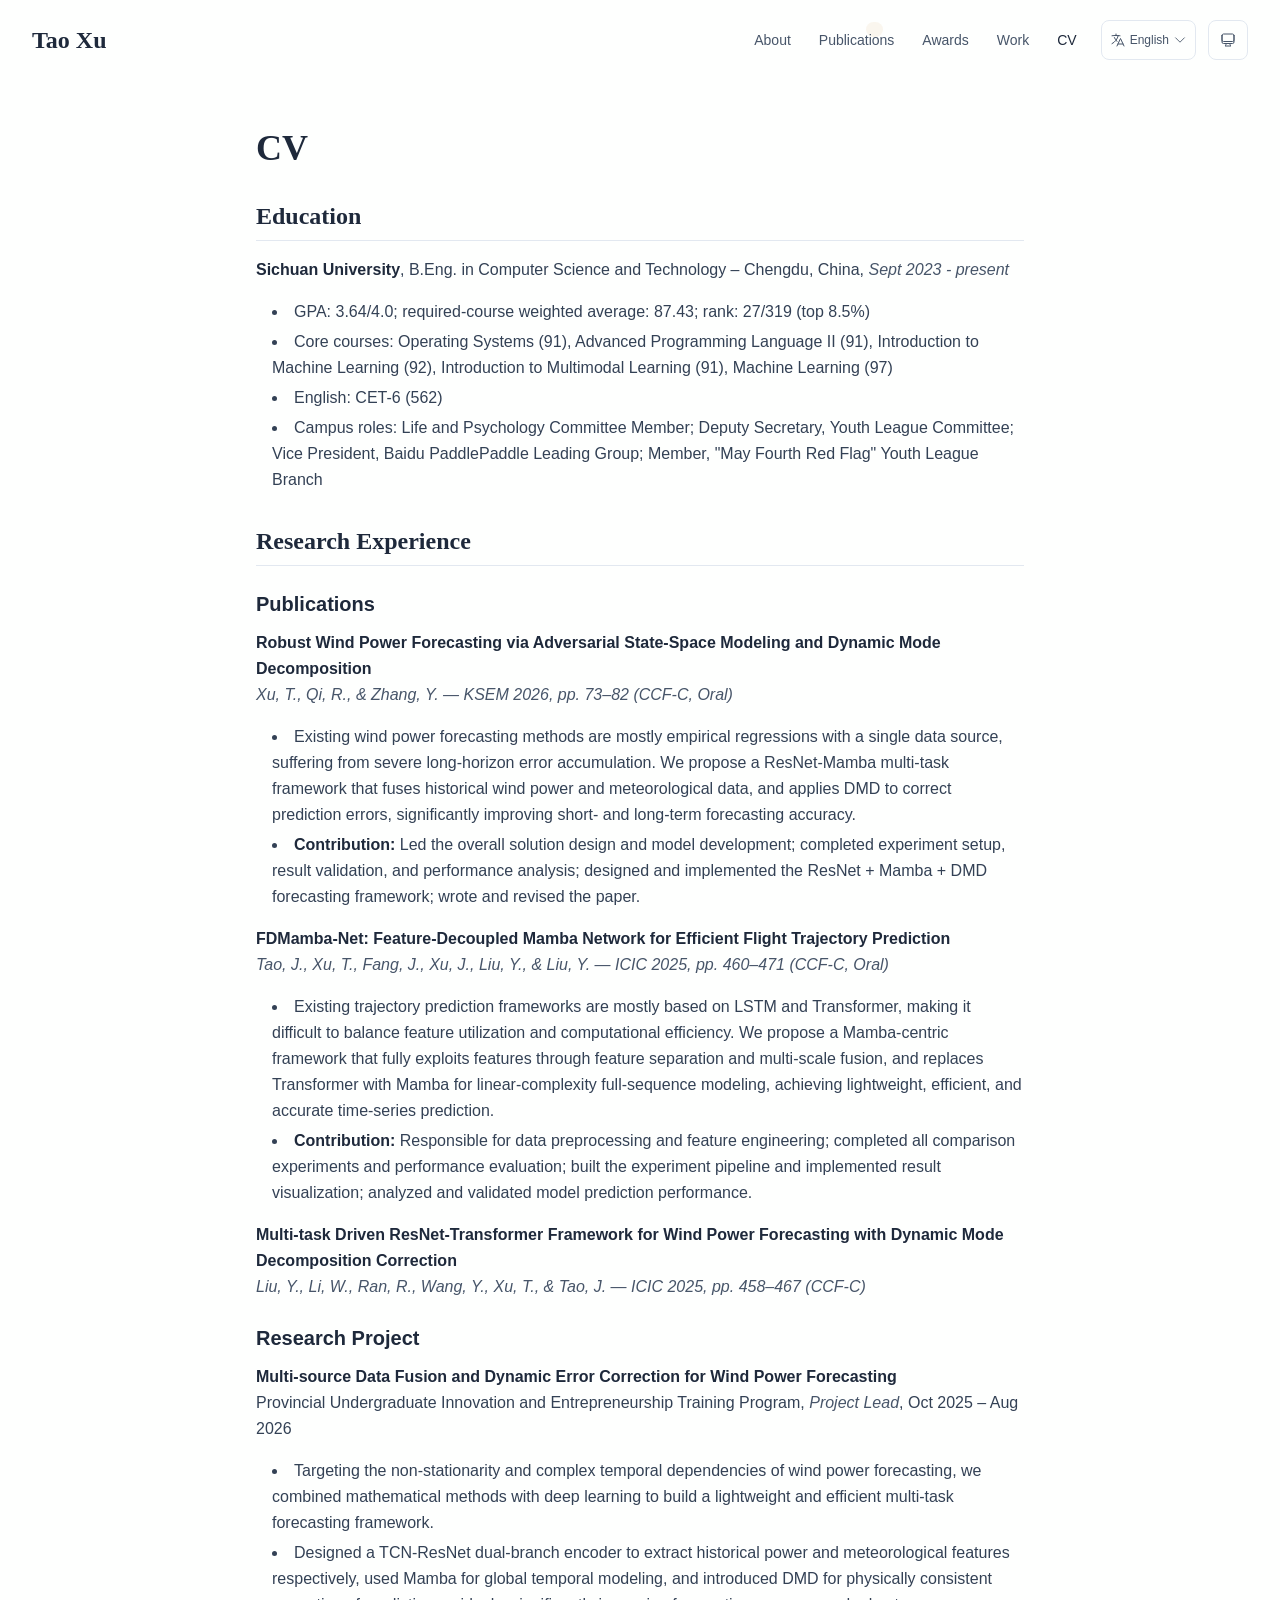
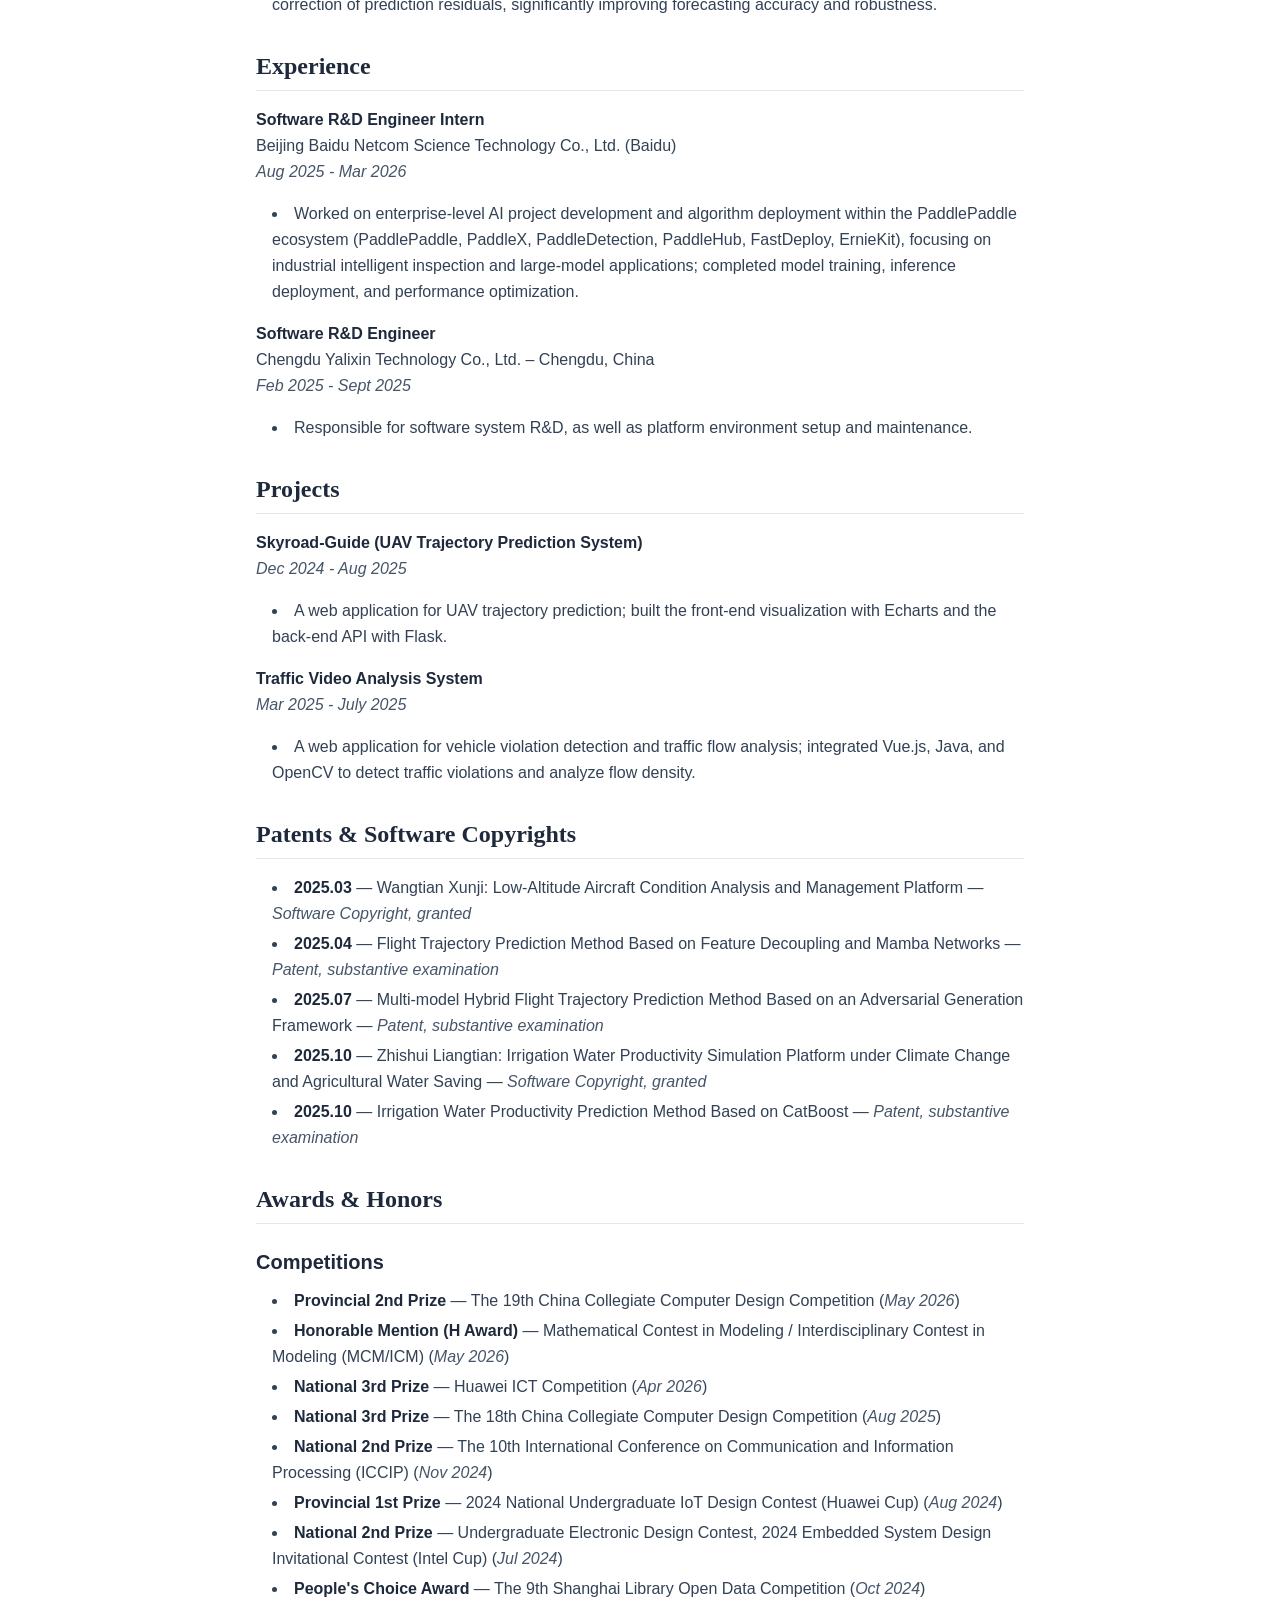
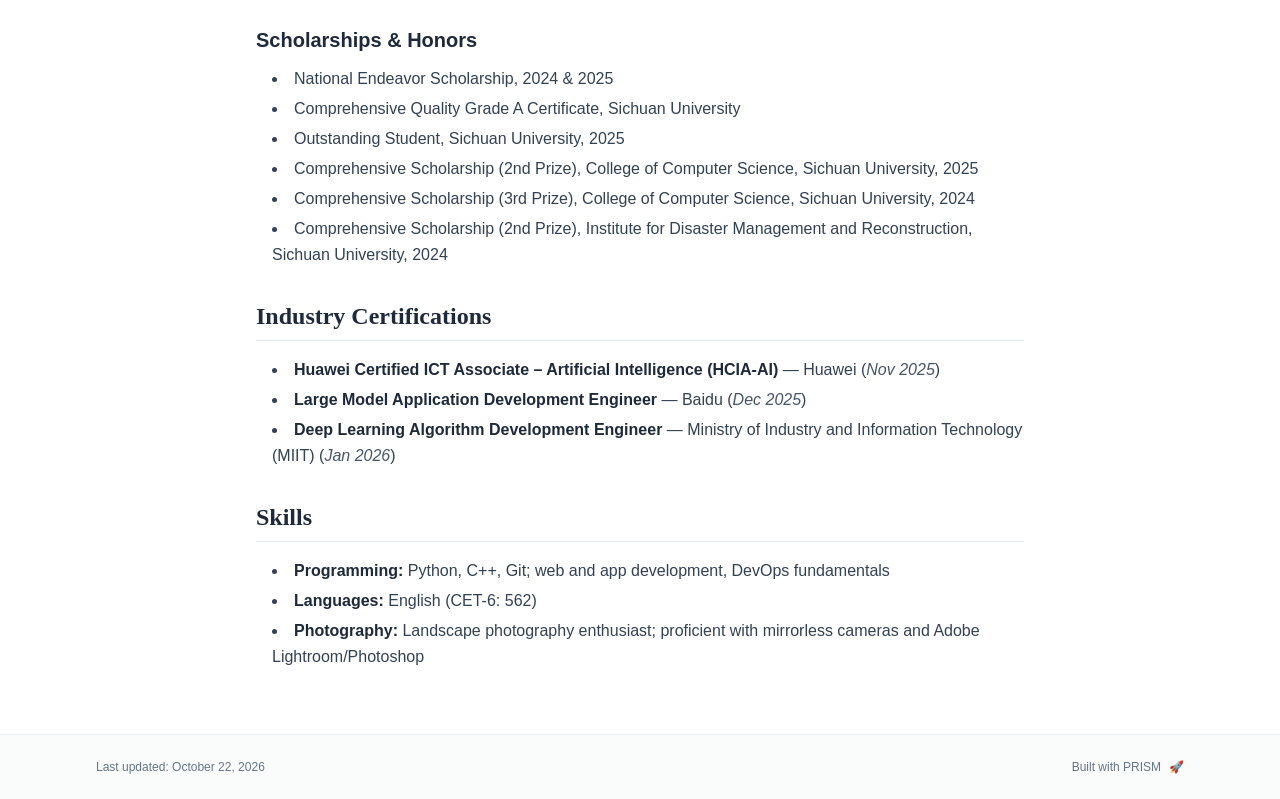
<file: cv/index.html>
<!DOCTYPE html><html lang="en" class="scroll-smooth"><head><meta charSet="utf-8"/><meta name="viewport" content="width=device-width, initial-scale=1"/><link rel="stylesheet" href="/_next/static/css/16ac18946ecf734d.css" data-precedence="next"/><link rel="preload" as="script" fetchPriority="low" href="/_next/static/chunks/webpack-679b75d1c4c2027c.js"/><script src="/_next/static/chunks/4bd1b696-70b6d399998de86a.js" async=""></script><script src="/_next/static/chunks/684-5aaa8290a129f299.js" async=""></script><script src="/_next/static/chunks/main-app-534a162b90a20530.js" async=""></script><script src="/_next/static/chunks/461-a9a5d7b05a71d978.js" async=""></script><script src="/_next/static/chunks/874-6cc630662f3664af.js" async=""></script><script src="/_next/static/chunks/291-e39730cc9327e39b.js" async=""></script><script src="/_next/static/chunks/app/layout-7402e7da85205e7e.js" async=""></script><script src="/_next/static/chunks/178-595a94b9af1e67b5.js" async=""></script><script src="/_next/static/chunks/748-84df502d24ed20fb.js" async=""></script><script src="/_next/static/chunks/app/%5Bslug%5D/page-1c782e96265ff7b8.js" async=""></script><link rel="icon" href="/favicon.png" type="image/svg+xml"/><link rel="dns-prefetch" href="https://jialeliu.com"/><link rel="preconnect" href="https://jialeliu.com" crossorigin=""/><link rel="preload" as="font" type="font/woff2" href="https://jialeliu.com/fonts/georgiab.woff2" crossorigin=""/><script>
              try {
                const theme = localStorage.getItem('theme-storage');
                const parsed = theme ? JSON.parse(theme) : null;
                const setting = parsed?.state?.theme || 'system';
                const prefersDark = typeof window !== 'undefined' && window.matchMedia && window.matchMedia('(prefers-color-scheme: dark)').matches;
                const effective = setting === 'dark' ? 'dark' : (setting === 'light' ? 'light' : (prefersDark ? 'dark' : 'light'));
                var root = document.documentElement;
                root.classList.add(effective);
                root.setAttribute('data-theme', effective);
              } catch (e) {
                var root = document.documentElement;
                root.classList.add('light');
                root.setAttribute('data-theme', 'light');
              }
            </script><script>
    try {
      const cfg = {"enabled":true,"locales":["zh","en"],"defaultLocale":"en","mode":"auto","fixedLocale":"en","persist":true,"switcher":true,"labels":{"zh":"中文","en":"English"}};
      const storageKey = 'locale-storage';
      const normalize = (value) => typeof value === 'string' ? value.trim().replace('_', '-').toLowerCase() : '';
      const matchLocale = (candidate) => {
        const normalized = normalize(candidate);
        if (!normalized) return null;
        if (cfg.locales.includes(normalized)) return normalized;
        const language = normalized.split('-')[0];
        if (cfg.locales.includes(language)) return language;
        return null;
      };

      let resolved = null;

      if (!cfg.enabled) {
        resolved = cfg.defaultLocale;
      } else if (cfg.persist) {
        resolved = matchLocale(localStorage.getItem(storageKey));
      }

      if (!resolved) {
        if (cfg.mode === 'fixed') {
          resolved = cfg.fixedLocale;
        } else {
          resolved = matchLocale(navigator.language);
        }
      }

      if (!resolved) {
        resolved = cfg.defaultLocale;
      }

      const root = document.documentElement;
      root.lang = resolved;
      root.setAttribute('data-locale', resolved);

      if (cfg.persist) {
        localStorage.setItem(storageKey, resolved);
      }
    } catch (e) {
      const root = document.documentElement;
      root.lang = 'en';
      root.setAttribute('data-locale', 'en');
    }
  </script><script>
              (function(){
                // Fallback: reveal the server-rendered content if hydration has
                // not completed within 3s (slow network, JS failure, etc.).
                var t = setTimeout(function() {
                  var d = document.querySelector('[style*="visibility:hidden"]');
                  if (d) { d.style.visibility = 'visible'; d.style.opacity = '1'; }
                }, 3000);
                window.addEventListener('load', function() { clearTimeout(t); });
              })();
            </script><title>CV | Tao Xu</title><meta name="author" content="Tao Xu"/><meta name="keywords" content="Tao Xu,PhD,Research,Nanjing University"/><meta name="creator" content="Tao Xu"/><meta name="publisher" content="Tao Xu"/><meta property="og:title" content="Tao Xu"/><meta property="og:description" content="Undergraduate at Sichuan University; incoming Ph.D. student at Nanjing University."/><meta property="og:site_name" content="Tao Xu&#x27;s Academic Website"/><meta property="og:locale" content="en_US"/><meta property="og:type" content="website"/><meta name="twitter:card" content="summary"/><meta name="twitter:title" content="Tao Xu"/><meta name="twitter:description" content="Undergraduate at Sichuan University; incoming Ph.D. student at Nanjing University."/><link rel="icon" href="/favicon.png"/><script>document.querySelectorAll('body link[rel="icon"], body link[rel="apple-touch-icon"]').forEach(el => document.head.appendChild(el))</script><script src="/_next/static/chunks/polyfills-42372ed130431b0a.js" noModule=""></script></head><body class="font-sans antialiased"><div style="visibility:hidden"><nav class="fixed top-0 left-0 right-0 z-50" data-headlessui-state=""><div class="transition-all duration-300 ease-out bg-transparent" style="transform:translateY(-100px)"><div class="max-w-7xl mx-auto px-4 sm:px-6 lg:px-8"><div class="flex justify-between items-center h-16 lg:h-20"><div class="flex-shrink-0" tabindex="0"><a class="text-xl lg:text-2xl font-serif font-semibold text-primary hover:text-accent transition-colors duration-200" href="/">Tao Xu</a></div><div class="hidden lg:block"><div class="ml-10 flex items-center space-x-3"><div class="relative flex items-baseline space-x-1"><a data-nav-href="/" class="relative px-3 py-2 text-sm font-medium rounded-lg transition-colors duration-150 text-neutral-600" href="/">About</a><a data-nav-href="/publications" class="relative px-3 py-2 text-sm font-medium rounded-lg transition-colors duration-150 text-neutral-600" href="/publications/">Publications</a><a data-nav-href="/awards" class="relative px-3 py-2 text-sm font-medium rounded-lg transition-colors duration-150 text-neutral-600" href="/awards/">Awards</a><a data-nav-href="/work" class="relative px-3 py-2 text-sm font-medium rounded-lg transition-colors duration-150 text-neutral-600" href="/work/">Work</a><a data-nav-href="/cv" class="relative px-3 py-2 text-sm font-medium rounded-lg transition-colors duration-150 text-primary" href="/cv/">CV</a></div><div class="flex items-center justify-center w-14 h-10 rounded-lg border border-neutral-200 dark:border-[rgba(148,163,184,0.24)] bg-background dark:bg-neutral-800"><div class="w-6 h-4 rounded bg-neutral-300 animate-pulse"></div></div><div class="flex items-center justify-center w-10 h-10 rounded-lg border border-neutral-200 dark:border-[rgba(148,163,184,0.24)] bg-background dark:bg-neutral-800"><div class="w-4 h-4 rounded-full bg-neutral-300 animate-pulse"></div></div></div></div><div class="lg:hidden flex items-center space-x-2"><div class="flex items-center justify-center w-14 h-10 rounded-lg border border-neutral-200 dark:border-[rgba(148,163,184,0.24)] bg-background dark:bg-neutral-800"><div class="w-6 h-4 rounded bg-neutral-300 animate-pulse"></div></div><div class="flex items-center justify-center w-10 h-10 rounded-lg border border-neutral-200 dark:border-[rgba(148,163,184,0.24)] bg-background dark:bg-neutral-800"><div class="w-4 h-4 rounded-full bg-neutral-300 animate-pulse"></div></div><button class="inline-flex items-center justify-center p-2 rounded-md text-neutral-600 hover:text-primary hover:bg-neutral-100 dark:hover:bg-neutral-800 focus:outline-none focus:ring-2 focus:ring-inset focus:ring-accent transition-colors duration-200" id="headlessui-disclosure-button-«R7pdb»" type="button" aria-expanded="false" data-headlessui-state=""><span class="sr-only">Open main menu</span><div><svg xmlns="http://www.w3.org/2000/svg" fill="none" viewBox="0 0 24 24" stroke-width="1.5" stroke="currentColor" aria-hidden="true" data-slot="icon" class="block h-6 w-6"><path stroke-linecap="round" stroke-linejoin="round" d="M3.75 6.75h16.5M3.75 12h16.5m-16.5 5.25h16.5"></path></svg></div></button></div></div></div></div></nav><main class="min-h-screen pt-16 lg:pt-20"><div class="max-w-4xl mx-auto px-4 sm:px-6 lg:px-8 py-12"><div class="max-w-3xl mx-auto" style="opacity:0;transform:translateY(20px)"><h1 class="text-4xl font-serif font-bold text-primary mb-4">CV</h1><div class="text-neutral-700 dark:text-neutral-600 leading-relaxed"><h2 class="text-2xl font-serif font-bold text-primary mt-8 mb-4 border-b border-neutral-200 dark:border-neutral-800 pb-2">Education</h2>
<p class="mb-4 last:mb-0"><strong class="font-semibold text-primary">Sichuan University</strong>, B.Eng. in Computer Science and Technology – Chengdu, China, <em class="italic text-neutral-600 dark:text-neutral-500">Sept 2023 - present</em></p>
<ul class="list-disc list-inside mb-4 space-y-1 ml-4">
<li class="mb-1">GPA: 3.64/4.0; required-course weighted average: 87.43; rank: 27/319 (top 8.5%)</li>
<li class="mb-1">Core courses: Operating Systems (91), Advanced Programming Language II (91), Introduction to Machine Learning (92), Introduction to Multimodal Learning (91), Machine Learning (97)</li>
<li class="mb-1">English: CET-6 (562)</li>
<li class="mb-1">Campus roles: Life and Psychology Committee Member; Deputy Secretary, Youth League Committee; Vice President, Baidu PaddlePaddle Leading Group; Member, &quot;May Fourth Red Flag&quot; Youth League Branch</li>
</ul>
<h2 class="text-2xl font-serif font-bold text-primary mt-8 mb-4 border-b border-neutral-200 dark:border-neutral-800 pb-2">Research Experience</h2>
<h3 class="text-xl font-semibold text-primary mt-6 mb-3">Publications</h3>
<p class="mb-4 last:mb-0"><strong class="font-semibold text-primary">Robust Wind Power Forecasting via Adversarial State-Space Modeling and Dynamic Mode Decomposition</strong><br/>
<em class="italic text-neutral-600 dark:text-neutral-500">Xu, T., Qi, R., &amp; Zhang, Y. — KSEM 2026, pp. 73–82 (CCF-C, Oral)</em></p>
<ul class="list-disc list-inside mb-4 space-y-1 ml-4">
<li class="mb-1">Existing wind power forecasting methods are mostly empirical regressions with a single data source, suffering from severe long-horizon error accumulation. We propose a ResNet-Mamba multi-task framework that fuses historical wind power and meteorological data, and applies DMD to correct prediction errors, significantly improving short- and long-term forecasting accuracy.</li>
<li class="mb-1"><strong class="font-semibold text-primary">Contribution:</strong> Led the overall solution design and model development; completed experiment setup, result validation, and performance analysis; designed and implemented the ResNet + Mamba + DMD forecasting framework; wrote and revised the paper.</li>
</ul>
<p class="mb-4 last:mb-0"><strong class="font-semibold text-primary">FDMamba-Net: Feature-Decoupled Mamba Network for Efficient Flight Trajectory Prediction</strong><br/>
<em class="italic text-neutral-600 dark:text-neutral-500">Tao, J., Xu, T., Fang, J., Xu, J., Liu, Y., &amp; Liu, Y. — ICIC 2025, pp. 460–471 (CCF-C, Oral)</em></p>
<ul class="list-disc list-inside mb-4 space-y-1 ml-4">
<li class="mb-1">Existing trajectory prediction frameworks are mostly based on LSTM and Transformer, making it difficult to balance feature utilization and computational efficiency. We propose a Mamba-centric framework that fully exploits features through feature separation and multi-scale fusion, and replaces Transformer with Mamba for linear-complexity full-sequence modeling, achieving lightweight, efficient, and accurate time-series prediction.</li>
<li class="mb-1"><strong class="font-semibold text-primary">Contribution:</strong> Responsible for data preprocessing and feature engineering; completed all comparison experiments and performance evaluation; built the experiment pipeline and implemented result visualization; analyzed and validated model prediction performance.</li>
</ul>
<p class="mb-4 last:mb-0"><strong class="font-semibold text-primary">Multi-task Driven ResNet-Transformer Framework for Wind Power Forecasting with Dynamic Mode Decomposition Correction</strong><br/>
<em class="italic text-neutral-600 dark:text-neutral-500">Liu, Y., Li, W., Ran, R., Wang, Y., Xu, T., &amp; Tao, J. — ICIC 2025, pp. 458–467 (CCF-C)</em></p>
<h3 class="text-xl font-semibold text-primary mt-6 mb-3">Research Project</h3>
<p class="mb-4 last:mb-0"><strong class="font-semibold text-primary">Multi-source Data Fusion and Dynamic Error Correction for Wind Power Forecasting</strong><br/>
<!-- -->Provincial Undergraduate Innovation and Entrepreneurship Training Program, <em class="italic text-neutral-600 dark:text-neutral-500">Project Lead</em>, Oct 2025 – Aug 2026</p>
<ul class="list-disc list-inside mb-4 space-y-1 ml-4">
<li class="mb-1">Targeting the non-stationarity and complex temporal dependencies of wind power forecasting, we combined mathematical methods with deep learning to build a lightweight and efficient multi-task forecasting framework.</li>
<li class="mb-1">Designed a TCN-ResNet dual-branch encoder to extract historical power and meteorological features respectively, used Mamba for global temporal modeling, and introduced DMD for physically consistent correction of prediction residuals, significantly improving forecasting accuracy and robustness.</li>
</ul>
<h2 class="text-2xl font-serif font-bold text-primary mt-8 mb-4 border-b border-neutral-200 dark:border-neutral-800 pb-2">Experience</h2>
<p class="mb-4 last:mb-0"><strong class="font-semibold text-primary">Software R&amp;D Engineer Intern</strong><br/>
<!-- -->Beijing Baidu Netcom Science Technology Co., Ltd. (Baidu)<br/>
<em class="italic text-neutral-600 dark:text-neutral-500">Aug 2025 - Mar 2026</em></p>
<ul class="list-disc list-inside mb-4 space-y-1 ml-4">
<li class="mb-1">Worked on enterprise-level AI project development and algorithm deployment within the PaddlePaddle ecosystem (PaddlePaddle, PaddleX, PaddleDetection, PaddleHub, FastDeploy, ErnieKit), focusing on industrial intelligent inspection and large-model applications; completed model training, inference deployment, and performance optimization.</li>
</ul>
<p class="mb-4 last:mb-0"><strong class="font-semibold text-primary">Software R&amp;D Engineer</strong><br/>
<!-- -->Chengdu Yalixin Technology Co., Ltd. – Chengdu, China<br/>
<em class="italic text-neutral-600 dark:text-neutral-500">Feb 2025 - Sept 2025</em></p>
<ul class="list-disc list-inside mb-4 space-y-1 ml-4">
<li class="mb-1">Responsible for software system R&amp;D, as well as platform environment setup and maintenance.</li>
</ul>
<h2 class="text-2xl font-serif font-bold text-primary mt-8 mb-4 border-b border-neutral-200 dark:border-neutral-800 pb-2">Projects</h2>
<p class="mb-4 last:mb-0"><strong class="font-semibold text-primary">Skyroad-Guide (UAV Trajectory Prediction System)</strong><br/>
<em class="italic text-neutral-600 dark:text-neutral-500">Dec 2024 - Aug 2025</em></p>
<ul class="list-disc list-inside mb-4 space-y-1 ml-4">
<li class="mb-1">A web application for UAV trajectory prediction; built the front-end visualization with Echarts and the back-end API with Flask.</li>
</ul>
<p class="mb-4 last:mb-0"><strong class="font-semibold text-primary">Traffic Video Analysis System</strong><br/>
<em class="italic text-neutral-600 dark:text-neutral-500">Mar 2025 - July 2025</em></p>
<ul class="list-disc list-inside mb-4 space-y-1 ml-4">
<li class="mb-1">A web application for vehicle violation detection and traffic flow analysis; integrated Vue.js, Java, and OpenCV to detect traffic violations and analyze flow density.</li>
</ul>
<h2 class="text-2xl font-serif font-bold text-primary mt-8 mb-4 border-b border-neutral-200 dark:border-neutral-800 pb-2">Patents &amp; Software Copyrights</h2>
<ul class="list-disc list-inside mb-4 space-y-1 ml-4">
<li class="mb-1"><strong class="font-semibold text-primary">2025.03</strong> — Wangtian Xunji: Low-Altitude Aircraft Condition Analysis and Management Platform — <em class="italic text-neutral-600 dark:text-neutral-500">Software Copyright, granted</em></li>
<li class="mb-1"><strong class="font-semibold text-primary">2025.04</strong> — Flight Trajectory Prediction Method Based on Feature Decoupling and Mamba Networks — <em class="italic text-neutral-600 dark:text-neutral-500">Patent, substantive examination</em></li>
<li class="mb-1"><strong class="font-semibold text-primary">2025.07</strong> — Multi-model Hybrid Flight Trajectory Prediction Method Based on an Adversarial Generation Framework — <em class="italic text-neutral-600 dark:text-neutral-500">Patent, substantive examination</em></li>
<li class="mb-1"><strong class="font-semibold text-primary">2025.10</strong> — Zhishui Liangtian: Irrigation Water Productivity Simulation Platform under Climate Change and Agricultural Water Saving — <em class="italic text-neutral-600 dark:text-neutral-500">Software Copyright, granted</em></li>
<li class="mb-1"><strong class="font-semibold text-primary">2025.10</strong> — Irrigation Water Productivity Prediction Method Based on CatBoost — <em class="italic text-neutral-600 dark:text-neutral-500">Patent, substantive examination</em></li>
</ul>
<h2 class="text-2xl font-serif font-bold text-primary mt-8 mb-4 border-b border-neutral-200 dark:border-neutral-800 pb-2">Awards &amp; Honors</h2>
<h3 class="text-xl font-semibold text-primary mt-6 mb-3">Competitions</h3>
<ul class="list-disc list-inside mb-4 space-y-1 ml-4">
<li class="mb-1"><strong class="font-semibold text-primary">Provincial 2nd Prize</strong> — The 19th China Collegiate Computer Design Competition (<em class="italic text-neutral-600 dark:text-neutral-500">May 2026</em>)</li>
<li class="mb-1"><strong class="font-semibold text-primary">Honorable Mention (H Award)</strong> — Mathematical Contest in Modeling / Interdisciplinary Contest in Modeling (MCM/ICM) (<em class="italic text-neutral-600 dark:text-neutral-500">May 2026</em>)</li>
<li class="mb-1"><strong class="font-semibold text-primary">National 3rd Prize</strong> — Huawei ICT Competition (<em class="italic text-neutral-600 dark:text-neutral-500">Apr 2026</em>)</li>
<li class="mb-1"><strong class="font-semibold text-primary">National 3rd Prize</strong> — The 18th China Collegiate Computer Design Competition (<em class="italic text-neutral-600 dark:text-neutral-500">Aug 2025</em>)</li>
<li class="mb-1"><strong class="font-semibold text-primary">National 2nd Prize</strong> — The 10th International Conference on Communication and Information Processing (ICCIP) (<em class="italic text-neutral-600 dark:text-neutral-500">Nov 2024</em>)</li>
<li class="mb-1"><strong class="font-semibold text-primary">Provincial 1st Prize</strong> — 2024 National Undergraduate IoT Design Contest (Huawei Cup) (<em class="italic text-neutral-600 dark:text-neutral-500">Aug 2024</em>)</li>
<li class="mb-1"><strong class="font-semibold text-primary">National 2nd Prize</strong> — Undergraduate Electronic Design Contest, 2024 Embedded System Design Invitational Contest (Intel Cup) (<em class="italic text-neutral-600 dark:text-neutral-500">Jul 2024</em>)</li>
<li class="mb-1"><strong class="font-semibold text-primary">People&#x27;s Choice Award</strong> — The 9th Shanghai Library Open Data Competition (<em class="italic text-neutral-600 dark:text-neutral-500">Oct 2024</em>)</li>
</ul>
<h3 class="text-xl font-semibold text-primary mt-6 mb-3">Scholarships &amp; Honors</h3>
<ul class="list-disc list-inside mb-4 space-y-1 ml-4">
<li class="mb-1">National Endeavor Scholarship, 2024 &amp; 2025</li>
<li class="mb-1">Comprehensive Quality Grade A Certificate, Sichuan University</li>
<li class="mb-1">Outstanding Student, Sichuan University, 2025</li>
<li class="mb-1">Comprehensive Scholarship (2nd Prize), College of Computer Science, Sichuan University, 2025</li>
<li class="mb-1">Comprehensive Scholarship (3rd Prize), College of Computer Science, Sichuan University, 2024</li>
<li class="mb-1">Comprehensive Scholarship (2nd Prize), Institute for Disaster Management and Reconstruction, Sichuan University, 2024</li>
</ul>
<h2 class="text-2xl font-serif font-bold text-primary mt-8 mb-4 border-b border-neutral-200 dark:border-neutral-800 pb-2">Industry Certifications</h2>
<ul class="list-disc list-inside mb-4 space-y-1 ml-4">
<li class="mb-1"><strong class="font-semibold text-primary">Huawei Certified ICT Associate – Artificial Intelligence (HCIA-AI)</strong> — Huawei (<em class="italic text-neutral-600 dark:text-neutral-500">Nov 2025</em>)</li>
<li class="mb-1"><strong class="font-semibold text-primary">Large Model Application Development Engineer</strong> — Baidu (<em class="italic text-neutral-600 dark:text-neutral-500">Dec 2025</em>)</li>
<li class="mb-1"><strong class="font-semibold text-primary">Deep Learning Algorithm Development Engineer</strong> — Ministry of Industry and Information Technology (MIIT) (<em class="italic text-neutral-600 dark:text-neutral-500">Jan 2026</em>)</li>
</ul>
<h2 class="text-2xl font-serif font-bold text-primary mt-8 mb-4 border-b border-neutral-200 dark:border-neutral-800 pb-2">Skills</h2>
<ul class="list-disc list-inside mb-4 space-y-1 ml-4">
<li class="mb-1"><strong class="font-semibold text-primary">Programming:</strong> Python, C++, Git; web and app development, DevOps fundamentals</li>
<li class="mb-1"><strong class="font-semibold text-primary">Languages:</strong> English (CET-6: 562)</li>
<li class="mb-1"><strong class="font-semibold text-primary">Photography:</strong> Landscape photography enthusiast; proficient with mirrorless cameras and Adobe Lightroom/Photoshop</li>
</ul></div></div></div><!--$--><!--/$--><!--$--><!--/$--></main><footer class="border-t border-neutral-200/50 bg-neutral-50/50 dark:bg-neutral-900/50 dark:border-neutral-700/50"><div class="max-w-6xl mx-auto px-4 sm:px-6 lg:px-8 py-6"><div class="flex flex-col sm:flex-row justify-between items-center gap-2"><p class="text-xs text-neutral-500">Last updated<!-- -->: <!-- -->October 22, 2026</p><p class="text-xs text-neutral-500 flex items-center"><a href="https://github.com/xyjoey/PRISM" target="_blank" rel="noopener noreferrer">Built with PRISM</a><span class="ml-2">🚀</span></p></div></div></footer></div><script src="/_next/static/chunks/webpack-679b75d1c4c2027c.js" async=""></script><script>(self.__next_f=self.__next_f||[]).push([0])</script><script>self.__next_f.push([1,"1:\"$Sreact.fragment\"\n3:I[3719,[\"461\",\"static/chunks/461-a9a5d7b05a71d978.js\",\"874\",\"static/chunks/874-6cc630662f3664af.js\",\"291\",\"static/chunks/291-e39730cc9327e39b.js\",\"177\",\"static/chunks/app/layout-7402e7da85205e7e.js\"],\"ThemeProvider\"]\n4:I[310,[\"461\",\"static/chunks/461-a9a5d7b05a71d978.js\",\"874\",\"static/chunks/874-6cc630662f3664af.js\",\"291\",\"static/chunks/291-e39730cc9327e39b.js\",\"177\",\"static/chunks/app/layout-7402e7da85205e7e.js\"],\"LocaleProvider\"]\n5:I[4574,[\"461\",\"static/chunks/461-a9a5d7b05a71d978.js\",\"874\",\"static/chunks/874-6cc630662f3664af.js\",\"291\",\"static/chunks/291-e39730cc9327e39b.js\",\"177\",\"static/chunks/app/layout-7402e7da85205e7e.js\"],\"default\"]\n6:I[7555,[],\"\"]\n7:I[1295,[],\"\"]\n8:I[2548,[\"461\",\"static/chunks/461-a9a5d7b05a71d978.js\",\"874\",\"static/chunks/874-6cc630662f3664af.js\",\"291\",\"static/chunks/291-e39730cc9327e39b.js\",\"177\",\"static/chunks/app/layout-7402e7da85205e7e.js\"],\"default\"]\na:I[9665,[],\"MetadataBoundary\"]\nc:I[9665,[],\"OutletBoundary\"]\nf:I[4911,[],\"AsyncMetadataOutlet\"]\n11:I[9665,[],\"ViewportBoundary\"]\n13:I[6614,[],\"\"]\n:HL[\"/_next/static/css/16ac18946ecf734d.css\",\"style\"]\n2:T5d7,\n    try {\n      const cfg = {\"enabled\":true,\"locales\":[\"zh\",\"en\"],\"defaultLocale\":\"en\",\"mode\":\"auto\",\"fixedLocale\":\"en\",\"persist\":true,\"switcher\":true,\"labels\":{\"zh\":\"中文\",\"en\":\"English\"}};\n      const storageKey = 'locale-storage';\n      const normalize = (value) =\u003e typeof value === 'string' ? value.trim().replace('_', '-').toLowerCase() : '';\n      const matchLocale = (candidate) =\u003e {\n        const normalized = normalize(candidate);\n        if (!normalized) return null;\n        if (cfg.locales.includes(normalized)) return normalized;\n        const language = normalized.split('-')[0];\n        if (cfg.locales.includes(language)) return language;\n        return null;\n      };\n\n      let resolved = null;\n\n      if (!cfg.enabled) {\n        resolved = cfg.defaultLocale;\n      } else if (cfg.persist) {\n        resolved = matchLocale(localStorage.getItem(storageKey));\n      }\n\n      if (!resolved) {\n        if ("])</script><script>self.__next_f.push([1,"cfg.mode === 'fixed') {\n          resolved = cfg.fixedLocale;\n        } else {\n          resolved = matchLocale(navigator.language);\n        }\n      }\n\n      if (!resolved) {\n        resolved = cfg.defaultLocale;\n      }\n\n      const root = document.documentElement;\n      root.lang = resolved;\n      root.setAttribute('data-locale', resolved);\n\n      if (cfg.persist) {\n        localStorage.setItem(storageKey, resolved);\n      }\n    } catch (e) {\n      const root = document.documentElement;\n      root.lang = 'en';\n      root.setAttribute('data-locale', 'en');\n    }\n  "])</script><script>self.__next_f.push([1,"0:{\"P\":null,\"b\":\"ooBV8255TyfkI2J6QHNr0\",\"p\":\"\",\"c\":[\"\",\"cv\",\"\"],\"i\":false,\"f\":[[[\"\",{\"children\":[[\"slug\",\"cv\",\"d\"],{\"children\":[\"__PAGE__\",{}]}]},\"$undefined\",\"$undefined\",true],[\"\",[\"$\",\"$1\",\"c\",{\"children\":[[[\"$\",\"link\",\"0\",{\"rel\":\"stylesheet\",\"href\":\"/_next/static/css/16ac18946ecf734d.css\",\"precedence\":\"next\",\"crossOrigin\":\"$undefined\",\"nonce\":\"$undefined\"}]],[\"$\",\"html\",null,{\"lang\":\"en\",\"className\":\"scroll-smooth\",\"suppressHydrationWarning\":true,\"children\":[[\"$\",\"head\",null,{\"children\":[[\"$\",\"link\",null,{\"rel\":\"icon\",\"href\":\"/favicon.png\",\"type\":\"image/svg+xml\"}],[\"$\",\"link\",null,{\"rel\":\"dns-prefetch\",\"href\":\"https://jialeliu.com\"}],[\"$\",\"link\",null,{\"rel\":\"preconnect\",\"href\":\"https://jialeliu.com\",\"crossOrigin\":\"\"}],[\"$\",\"link\",null,{\"rel\":\"preload\",\"as\":\"font\",\"type\":\"font/woff2\",\"href\":\"https://jialeliu.com/fonts/georgiab.woff2\",\"crossOrigin\":\"\"}],[\"$\",\"script\",null,{\"dangerouslySetInnerHTML\":{\"__html\":\"\\n              try {\\n                const theme = localStorage.getItem('theme-storage');\\n                const parsed = theme ? JSON.parse(theme) : null;\\n                const setting = parsed?.state?.theme || 'system';\\n                const prefersDark = typeof window !== 'undefined' \u0026\u0026 window.matchMedia \u0026\u0026 window.matchMedia('(prefers-color-scheme: dark)').matches;\\n                const effective = setting === 'dark' ? 'dark' : (setting === 'light' ? 'light' : (prefersDark ? 'dark' : 'light'));\\n                var root = document.documentElement;\\n                root.classList.add(effective);\\n                root.setAttribute('data-theme', effective);\\n              } catch (e) {\\n                var root = document.documentElement;\\n                root.classList.add('light');\\n                root.setAttribute('data-theme', 'light');\\n              }\\n            \"}}],[\"$\",\"script\",null,{\"dangerouslySetInnerHTML\":{\"__html\":\"$2\"}}],[\"$\",\"script\",null,{\"dangerouslySetInnerHTML\":{\"__html\":\"\\n              (function(){\\n                // Fallback: reveal the server-rendered content if hydration has\\n                // not completed within 3s (slow network, JS failure, etc.).\\n                var t = setTimeout(function() {\\n                  var d = document.querySelector('[style*=\\\"visibility:hidden\\\"]');\\n                  if (d) { d.style.visibility = 'visible'; d.style.opacity = '1'; }\\n                }, 3000);\\n                window.addEventListener('load', function() { clearTimeout(t); });\\n              })();\\n            \"}}]]}],[\"$\",\"body\",null,{\"className\":\"font-sans antialiased\",\"children\":[\"$\",\"$L3\",null,{\"children\":[\"$\",\"$L4\",null,{\"config\":{\"enabled\":true,\"locales\":[\"zh\",\"en\"],\"defaultLocale\":\"en\",\"mode\":\"auto\",\"fixedLocale\":\"en\",\"persist\":true,\"switcher\":true,\"labels\":{\"zh\":\"中文\",\"en\":\"English\"}},\"children\":[[\"$\",\"$L5\",null,{\"items\":[{\"title\":\"About\",\"type\":\"page\",\"target\":\"about\",\"href\":\"/\"},{\"title\":\"Publications\",\"type\":\"page\",\"target\":\"publications\",\"href\":\"/publications\"},{\"title\":\"Awards\",\"type\":\"page\",\"target\":\"awards\",\"href\":\"/awards\"},{\"title\":\"Work\",\"type\":\"page\",\"target\":\"work\",\"href\":\"/work\"},{\"title\":\"CV\",\"type\":\"page\",\"target\":\"cv\",\"href\":\"/cv\"}],\"siteTitle\":\"Tao Xu\",\"enableOnePageMode\":false,\"i18n\":\"$0:f:0:1:1:props:children:1:props:children:1:props:children:props:children:props:config\",\"itemsByLocale\":{\"zh\":[{\"title\":\"关于我\",\"type\":\"page\",\"target\":\"about\",\"href\":\"/\"},{\"title\":\"论文\",\"type\":\"page\",\"target\":\"publications\",\"href\":\"/publications\"},{\"title\":\"奖项\",\"type\":\"page\",\"target\":\"awards\",\"href\":\"/awards\"},{\"title\":\"工作经历\",\"type\":\"page\",\"target\":\"work\",\"href\":\"/work\"},{\"title\":\"简历\",\"type\":\"page\",\"target\":\"cv\",\"href\":\"/cv\"}],\"en\":[{\"title\":\"About\",\"type\":\"page\",\"target\":\"about\",\"href\":\"/\"},{\"title\":\"Publications\",\"type\":\"page\",\"target\":\"publications\",\"href\":\"/publications\"},{\"title\":\"Awards\",\"type\":\"page\",\"target\":\"awards\",\"href\":\"/awards\"},{\"title\":\"Work\",\"type\":\"page\",\"target\":\"work\",\"href\":\"/work\"},{\"title\":\"CV\",\"type\":\"page\",\"target\":\"cv\",\"href\":\"/cv\"}]},\"siteTitleByLocale\":{\"zh\":\"许涛\",\"en\":\"Tao Xu\"}}],[\"$\",\"main\",null,{\"className\":\"min-h-screen pt-16 lg:pt-20\",\"children\":[\"$\",\"$L6\",null,{\"parallelRouterKey\":\"children\",\"error\":\"$undefined\",\"errorStyles\":\"$undefined\",\"errorScripts\":\"$undefined\",\"template\":[\"$\",\"$L7\",null,{}],\"templateStyles\":\"$undefined\",\"templateScripts\":\"$undefined\",\"notFound\":[[[\"$\",\"title\",null,{\"children\":\"404: This page could not be found.\"}],[\"$\",\"div\",null,{\"style\":{\"fontFamily\":\"system-ui,\\\"Segoe UI\\\",Roboto,Helvetica,Arial,sans-serif,\\\"Apple Color Emoji\\\",\\\"Segoe UI Emoji\\\"\",\"height\":\"100vh\",\"textAlign\":\"center\",\"display\":\"flex\",\"flexDirection\":\"column\",\"alignItems\":\"center\",\"justifyContent\":\"center\"},\"children\":[\"$\",\"div\",null,{\"children\":[[\"$\",\"style\",null,{\"dangerouslySetInnerHTML\":{\"__html\":\"body{color:#000;background:#fff;margin:0}.next-error-h1{border-right:1px solid rgba(0,0,0,.3)}@media (prefers-color-scheme:dark){body{color:#fff;background:#000}.next-error-h1{border-right:1px solid rgba(255,255,255,.3)}}\"}}],[\"$\",\"h1\",null,{\"className\":\"next-error-h1\",\"style\":{\"display\":\"inline-block\",\"margin\":\"0 20px 0 0\",\"padding\":\"0 23px 0 0\",\"fontSize\":24,\"fontWeight\":500,\"verticalAlign\":\"top\",\"lineHeight\":\"49px\"},\"children\":404}],[\"$\",\"div\",null,{\"style\":{\"display\":\"inline-block\"},\"children\":[\"$\",\"h2\",null,{\"style\":{\"fontSize\":14,\"fontWeight\":400,\"lineHeight\":\"49px\",\"margin\":0},\"children\":\"This page could not be found.\"}]}]]}]}]],[]],\"forbidden\":\"$undefined\",\"unauthorized\":\"$undefined\"}]}],[\"$\",\"$L8\",null,{\"lastUpdated\":\"October 22, 2026\",\"lastUpdatedByLocale\":{\"zh\":\"2026年10月22日\",\"en\":\"October 22, 2026\"},\"defaultLocale\":\"en\"}]]}]}]}]]}]]}],{\"children\":[[\"slug\",\"cv\",\"d\"],[\"$\",\"$1\",\"c\",{\"children\":[null,[\"$\",\"$L6\",null,{\"parallelRouterKey\":\"children\",\"error\":\"$undefined\",\"errorStyles\":\"$undefined\",\"errorScripts\":\"$undefined\",\"template\":[\"$\",\"$L7\",null,{}],\"templateStyles\":\"$undefined\",\"templateScripts\":\"$undefined\",\"notFound\":\"$undefined\",\"forbidden\":\"$undefined\",\"unauthorized\":\"$undefined\"}]]}],{\"children\":[\"__PAGE__\",[\"$\",\"$1\",\"c\",{\"children\":[\"$L9\",[\"$\",\"$La\",null,{\"children\":\"$Lb\"}],null,[\"$\",\"$Lc\",null,{\"children\":[\"$Ld\",\"$Le\",[\"$\",\"$Lf\",null,{\"promise\":\"$@10\"}]]}]]}],{},null,false]},null,false]},null,false],[\"$\",\"$1\",\"h\",{\"children\":[null,[\"$\",\"$1\",\"2rl9MUcR6ANYTGN6hVcYz\",{\"children\":[[\"$\",\"$L11\",null,{\"children\":\"$L12\"}],null]}],null]}],false]],\"m\":\"$undefined\",\"G\":[\"$13\",\"$undefined\"],\"s\":false,\"S\":true}\n"])</script><script>self.__next_f.push([1,"14:\"$Sreact.suspense\"\n15:I[4911,[],\"AsyncMetadata\"]\n17:I[2382,[\"461\",\"static/chunks/461-a9a5d7b05a71d978.js\",\"178\",\"static/chunks/178-595a94b9af1e67b5.js\",\"748\",\"static/chunks/748-84df502d24ed20fb.js\",\"182\",\"static/chunks/app/%5Bslug%5D/page-1c782e96265ff7b8.js\"],\"default\"]\nb:[\"$\",\"$14\",null,{\"fallback\":null,\"children\":[\"$\",\"$L15\",null,{\"promise\":\"$@16\"}]}]\n18:T177a,"])</script><script>self.__next_f.push([1,"## 教育背景\n\n**四川大学**，计算机学院 计算机科学与技术，工学学士 – 中国成都，*2023.09 - 至今*\n- 综合成绩排名：27/319（前 8.5%）；必修加权平均分：87.43；GPA：3.64/4.0\n- 核心课程：操作系统（91）、高级语言程序设计-Ⅱ（91）、机器学习引论（92）、多模态学习导论（91）、机器学习（97）等\n- 英语成绩：CET-6（562）\n- 校园经历：生活兼心理委员、团委副书记、百度飞桨领航团副主席、\"五四红旗\"团支部成员\n\n## 科研经历\n\n### 论文\n\n**Robust Wind Power Forecasting via Adversarial State-Space Modeling and Dynamic Mode Decomposition**  \n*Xu, T., Qi, R., \u0026 Zhang, Y. — KSEM 2026, pp. 73–82（CCF-C，Oral）*\n- 现有风电预测多为经验回归，数据源单一、长时误差累积严重。本文提出 ResNet-Mamba 多任务框架，融合历史风电与气象数据挖掘特征，并采用 DMD 修正预测误差，显著提升了短期和长期预测精度。\n- **个人贡献：** 主导整体方案设计与模型研发，完成实验搭建、结果验证及性能分析；设计并实现融合 ResNet、Mamba 与 DMD 的风电功率预测框架；负责论文撰写与修改。\n\n**FDMamba-Net: Feature-Decoupled Mamba Network for Efficient Flight Trajectory Prediction**  \n*Tao, J., Xu, T., Fang, J., Xu, J., Liu, Y., \u0026 Liu, Y. — ICIC 2025, pp. 460–471（CCF-C，Oral）*\n- 现有轨迹预测框架多基于 LSTM 和 Transformer，难以兼顾特征利用与计算效率。本文提出以 Mamba 为核心的轨迹预测框架，通过特征分离与多尺度融合充分挖掘特征，并以 Mamba 替代 Transformer 实现线性复杂度的全序列建模，达成轻量、高效、高精度的时序预测。\n- **个人贡献：** 负责数据预处理与特征工程，完成全部对比实验与性能评估；搭建实验流程并实现结果可视化，对模型预测效果进行分析与验证。\n\n**Multi-task Driven ResNet-Transformer Framework for Wind Power Forecasting with Dynamic Mode Decomposition Correction**  \n*Liu, Y., Li, W., Ran, R., Wang, Y., Xu, T., \u0026 Tao, J. — ICIC 2025, pp. 458–467（CCF-C）*\n\n### 项目\n\n**基于多源数据融合与动态误差校正的风力发电功率预测方法**  \n大学生创新创业训练计划（省级），*负责人*，2025.10 - 2026.08\n- 针对风电预测的非平稳性与复杂时序依赖问题，融合数理方法与深度学习，提出轻量高效的多任务预测框架。\n- 设计 TCN-ResNet 双分支编码器分别提取历史功率与气象特征，以 Mamba 实现全局时序建模，并引入 DMD 对预测残差进行物理一致校正，显著提升了预测的准确性与鲁棒性。\n\n## 实践与实习\n\n**软件研发工程师（日常实习生）**  \n北京百度网讯科技有限公司  \n*2025.08 - 2026.03*\n- 基于飞桨生态（PaddlePaddle、PaddleX、PaddleDetection、PaddleHub、FastDeploy、ErnieKit）负责企业级 AI 项目开发与算法落地，聚焦工业智能检测与大模型应用，完成模型训练、部署推理及性能优化。\n\n**软件研发工程师**  \n成都亚利欣科技有限公司 – 成都  \n*2025.02 - 2025.09*\n- 负责相关软件系统的研发，以及平台环境的搭建、维护等。\n\n## 项目经历\n\n**Skyroad-Guide（无人机轨迹预测系统）**  \n*2024.12 - 2025.08*\n- 一款用于无人机轨迹预测的 Web 应用程序。\n- 使用 Echarts 开发前端数据可视化，并使用 Flask 框架开发后端 API。\n\n**交通视频分析系统（Traffic Video Analysis System）**  \n*2025.03 - 2025.07*\n- 一款用于车辆违规检测和交通流量分析的 Web 应用程序。\n- 整合 Vue.js、Java 和 OpenCV，实现交通违章检测及车流密度分析。\n\n## 专利与软件著作权\n\n- **2025.03** — 望天循迹：低空飞行器状态分析与管理平台 — *软件著作权，已授权*\n- **2025.04** — 基于特征解耦和 Mamba 网络的飞行轨迹预测方法 — *发明专利，实质审查阶段*\n- **2025.07** — 一种基于对抗生成框架的多模型混合飞行轨迹预测方法 — *发明专利，实质审查阶段*\n- **2025.10** — 智水良田：气候变化和农业节水条件下的灌区水分生产力模拟平台 — *软件著作权，已授权*\n- **2025.10** — 一种基于 CatBoost 的灌区水分生产力预测方法 — *发明专利，实质审查阶段*\n\n## 竞赛获奖\n\n- **2026.05** — 第十九届中国大学生计算机设计大赛，四川省二等奖\n- **2026.05** — 美国大学生数学建模竞赛（MCM/ICM），H 奖\n- **2026.04** — 华为 ICT 大赛，全国三等奖\n- **2025.08** — 第十八届中国大学生计算机设计大赛，全国三等奖\n- **2024.11** — 第十届通信与信息处理国际会议（ICCIP），全国二等奖\n- **2024.08** — 2024 年全国大学生物联网设计竞赛（华为杯），四川省一等奖\n- **2024.07** — 大学生电子设计竞赛 - 2024 年嵌入式系统设计竞赛邀请赛（Intel 杯），全国二等奖\n- **2024.10** — 第九届上海图书馆开放数据竞赛，人气奖\n\n## 荣誉奖项\n\n- 国家励志奖学金（2024、2025）\n- 综合素质 A 级证书（四川大学）\n- 四川大学优秀学生（2025）\n- 四川大学综合二等奖学金（计算机学院，2025）\n- 四川大学综合三等奖学金（计算机学院，2024）\n- 四川大学综合二等奖学金（灾后重建与管理学院，2024）\n\n## 行业认证\n\n- **华为认证 ICT 工程师 - 人工智能（HCIA-AI）** — 华为（2025.11）\n- **大模型应用开发工程师** — 百度（2025.12）\n- **深度学习算法研发工程师** — 工业和信息化部人才交流中心（2026.01）\n\n## 专业技能\n\n- **编程语言与工具：** Python、C++、Git；具备 Web / 移动应用开发与 DevOps 基础\n- **语言能力：** 英语（CET-6：562）\n- **摄影：** 风景摄影爱好者；熟练使用微单相机及 Adobe Lightroom / Photoshop 进行后期处理\n"])</script><script>self.__next_f.push([1,"19:T1bf3,"])</script><script>self.__next_f.push([1,"## Education\n\n**Sichuan University**, B.Eng. in Computer Science and Technology – Chengdu, China, *Sept 2023 - present*\n- GPA: 3.64/4.0; required-course weighted average: 87.43; rank: 27/319 (top 8.5%)\n- Core courses: Operating Systems (91), Advanced Programming Language II (91), Introduction to Machine Learning (92), Introduction to Multimodal Learning (91), Machine Learning (97)\n- English: CET-6 (562)\n- Campus roles: Life and Psychology Committee Member; Deputy Secretary, Youth League Committee; Vice President, Baidu PaddlePaddle Leading Group; Member, \"May Fourth Red Flag\" Youth League Branch\n\n## Research Experience\n\n### Publications\n\n**Robust Wind Power Forecasting via Adversarial State-Space Modeling and Dynamic Mode Decomposition**  \n*Xu, T., Qi, R., \u0026 Zhang, Y. — KSEM 2026, pp. 73–82 (CCF-C, Oral)*\n- Existing wind power forecasting methods are mostly empirical regressions with a single data source, suffering from severe long-horizon error accumulation. We propose a ResNet-Mamba multi-task framework that fuses historical wind power and meteorological data, and applies DMD to correct prediction errors, significantly improving short- and long-term forecasting accuracy.\n- **Contribution:** Led the overall solution design and model development; completed experiment setup, result validation, and performance analysis; designed and implemented the ResNet + Mamba + DMD forecasting framework; wrote and revised the paper.\n\n**FDMamba-Net: Feature-Decoupled Mamba Network for Efficient Flight Trajectory Prediction**  \n*Tao, J., Xu, T., Fang, J., Xu, J., Liu, Y., \u0026 Liu, Y. — ICIC 2025, pp. 460–471 (CCF-C, Oral)*\n- Existing trajectory prediction frameworks are mostly based on LSTM and Transformer, making it difficult to balance feature utilization and computational efficiency. We propose a Mamba-centric framework that fully exploits features through feature separation and multi-scale fusion, and replaces Transformer with Mamba for linear-complexity full-sequence modeling, achieving lightweight, efficient, and accurate time-series prediction.\n- **Contribution:** Responsible for data preprocessing and feature engineering; completed all comparison experiments and performance evaluation; built the experiment pipeline and implemented result visualization; analyzed and validated model prediction performance.\n\n**Multi-task Driven ResNet-Transformer Framework for Wind Power Forecasting with Dynamic Mode Decomposition Correction**  \n*Liu, Y., Li, W., Ran, R., Wang, Y., Xu, T., \u0026 Tao, J. — ICIC 2025, pp. 458–467 (CCF-C)*\n\n### Research Project\n\n**Multi-source Data Fusion and Dynamic Error Correction for Wind Power Forecasting**  \nProvincial Undergraduate Innovation and Entrepreneurship Training Program, *Project Lead*, Oct 2025 – Aug 2026\n- Targeting the non-stationarity and complex temporal dependencies of wind power forecasting, we combined mathematical methods with deep learning to build a lightweight and efficient multi-task forecasting framework.\n- Designed a TCN-ResNet dual-branch encoder to extract historical power and meteorological features respectively, used Mamba for global temporal modeling, and introduced DMD for physically consistent correction of prediction residuals, significantly improving forecasting accuracy and robustness.\n\n## Experience\n\n**Software R\u0026D Engineer Intern**  \nBeijing Baidu Netcom Science Technology Co., Ltd. (Baidu)  \n*Aug 2025 - Mar 2026*\n- Worked on enterprise-level AI project development and algorithm deployment within the PaddlePaddle ecosystem (PaddlePaddle, PaddleX, PaddleDetection, PaddleHub, FastDeploy, ErnieKit), focusing on industrial intelligent inspection and large-model applications; completed model training, inference deployment, and performance optimization.\n\n**Software R\u0026D Engineer**  \nChengdu Yalixin Technology Co., Ltd. – Chengdu, China  \n*Feb 2025 - Sept 2025*\n- Responsible for software system R\u0026D, as well as platform environment setup and maintenance.\n\n## Projects\n\n**Skyroad-Guide (UAV Trajectory Prediction System)**  \n*Dec 2024 - Aug 2025*\n- A web application for UAV trajectory prediction; built the front-end visualization with Echarts and the back-end API with Flask.\n\n**Traffic Video Analysis System**  \n*Mar 2025 - July 2025*\n- A web application for vehicle violation detection and traffic flow analysis; integrated Vue.js, Java, and OpenCV to detect traffic violations and analyze flow density.\n\n## Patents \u0026 Software Copyrights\n\n- **2025.03** — Wangtian Xunji: Low-Altitude Aircraft Condition Analysis and Management Platform — *Software Copyright, granted*\n- **2025.04** — Flight Trajectory Prediction Method Based on Feature Decoupling and Mamba Networks — *Patent, substantive examination*\n- **2025.07** — Multi-model Hybrid Flight Trajectory Prediction Method Based on an Adversarial Generation Framework — *Patent, substantive examination*\n- **2025.10** — Zhishui Liangtian: Irrigation Water Productivity Simulation Platform under Climate Change and Agricultural Water Saving — *Software Copyright, granted*\n- **2025.10** — Irrigation Water Productivity Prediction Method Based on CatBoost — *Patent, substantive examination*\n\n## Awards \u0026 Honors\n\n### Competitions\n\n- **Provincial 2nd Prize** — The 19th China Collegiate Computer Design Competition (*May 2026*)\n- **Honorable Mention (H Award)** — Mathematical Contest in Modeling / Interdisciplinary Contest in Modeling (MCM/ICM) (*May 2026*)\n- **National 3rd Prize** — Huawei ICT Competition (*Apr 2026*)\n- **National 3rd Prize** — The 18th China Collegiate Computer Design Competition (*Aug 2025*)\n- **National 2nd Prize** — The 10th International Conference on Communication and Information Processing (ICCIP) (*Nov 2024*)\n- **Provincial 1st Prize** — 2024 National Undergraduate IoT Design Contest (Huawei Cup) (*Aug 2024*)\n- **National 2nd Prize** — Undergraduate Electronic Design Contest, 2024 Embedded System Design Invitational Contest (Intel Cup) (*Jul 2024*)\n- **People's Choice Award** — The 9th Shanghai Library Open Data Competition (*Oct 2024*)\n\n### Scholarships \u0026 Honors\n\n- National Endeavor Scholarship, 2024 \u0026 2025\n- Comprehensive Quality Grade A Certificate, Sichuan University\n- Outstanding Student, Sichuan University, 2025\n- Comprehensive Scholarship (2nd Prize), College of Computer Science, Sichuan University, 2025\n- Comprehensive Scholarship (3rd Prize), College of Computer Science, Sichuan University, 2024\n- Comprehensive Scholarship (2nd Prize), Institute for Disaster Management and Reconstruction, Sichuan University, 2024\n\n## Industry Certifications\n\n- **Huawei Certified ICT Associate – Artificial Intelligence (HCIA-AI)** — Huawei (*Nov 2025*)\n- **Large Model Application Development Engineer** — Baidu (*Dec 2025*)\n- **Deep Learning Algorithm Development Engineer** — Ministry of Industry and Information Technology (MIIT) (*Jan 2026*)\n\n## Skills\n\n- **Programming:** Python, C++, Git; web and app development, DevOps fundamentals\n- **Languages:** English (CET-6: 562)\n- **Photography:** Landscape photography enthusiast; proficient with mirrorless cameras and Adobe Lightroom/Photoshop\n"])</script><script>self.__next_f.push([1,"9:[\"$\",\"$L17\",null,{\"dataByLocale\":{\"zh\":{\"type\":\"text\",\"config\":{\"type\":\"text\",\"title\":\"简历\",\"source\":\"cv.md\"},\"content\":\"$18\"},\"en\":{\"type\":\"text\",\"config\":{\"type\":\"text\",\"title\":\"CV\",\"source\":\"cv.md\"},\"content\":\"$19\"}},\"defaultLocale\":\"en\"}]\n"])</script><script>self.__next_f.push([1,"e:null\n"])</script><script>self.__next_f.push([1,"12:[[\"$\",\"meta\",\"0\",{\"charSet\":\"utf-8\"}],[\"$\",\"meta\",\"1\",{\"name\":\"viewport\",\"content\":\"width=device-width, initial-scale=1\"}]]\nd:null\n"])</script><script>self.__next_f.push([1,"16:{\"metadata\":[[\"$\",\"title\",\"0\",{\"children\":\"CV | Tao Xu\"}],[\"$\",\"meta\",\"1\",{\"name\":\"author\",\"content\":\"Tao Xu\"}],[\"$\",\"meta\",\"2\",{\"name\":\"keywords\",\"content\":\"Tao Xu,PhD,Research,Nanjing University\"}],[\"$\",\"meta\",\"3\",{\"name\":\"creator\",\"content\":\"Tao Xu\"}],[\"$\",\"meta\",\"4\",{\"name\":\"publisher\",\"content\":\"Tao Xu\"}],[\"$\",\"meta\",\"5\",{\"property\":\"og:title\",\"content\":\"Tao Xu\"}],[\"$\",\"meta\",\"6\",{\"property\":\"og:description\",\"content\":\"Undergraduate at Sichuan University; incoming Ph.D. student at Nanjing University.\"}],[\"$\",\"meta\",\"7\",{\"property\":\"og:site_name\",\"content\":\"Tao Xu's Academic Website\"}],[\"$\",\"meta\",\"8\",{\"property\":\"og:locale\",\"content\":\"en_US\"}],[\"$\",\"meta\",\"9\",{\"property\":\"og:type\",\"content\":\"website\"}],[\"$\",\"meta\",\"10\",{\"name\":\"twitter:card\",\"content\":\"summary\"}],[\"$\",\"meta\",\"11\",{\"name\":\"twitter:title\",\"content\":\"Tao Xu\"}],[\"$\",\"meta\",\"12\",{\"name\":\"twitter:description\",\"content\":\"Undergraduate at Sichuan University; incoming Ph.D. student at Nanjing University.\"}],[\"$\",\"link\",\"13\",{\"rel\":\"icon\",\"href\":\"/favicon.png\"}]],\"error\":null,\"digest\":\"$undefined\"}\n10:{\"metadata\":\"$16:metadata\",\"error\":null,\"digest\":\"$undefined\"}\n"])</script></body></html>
</file>
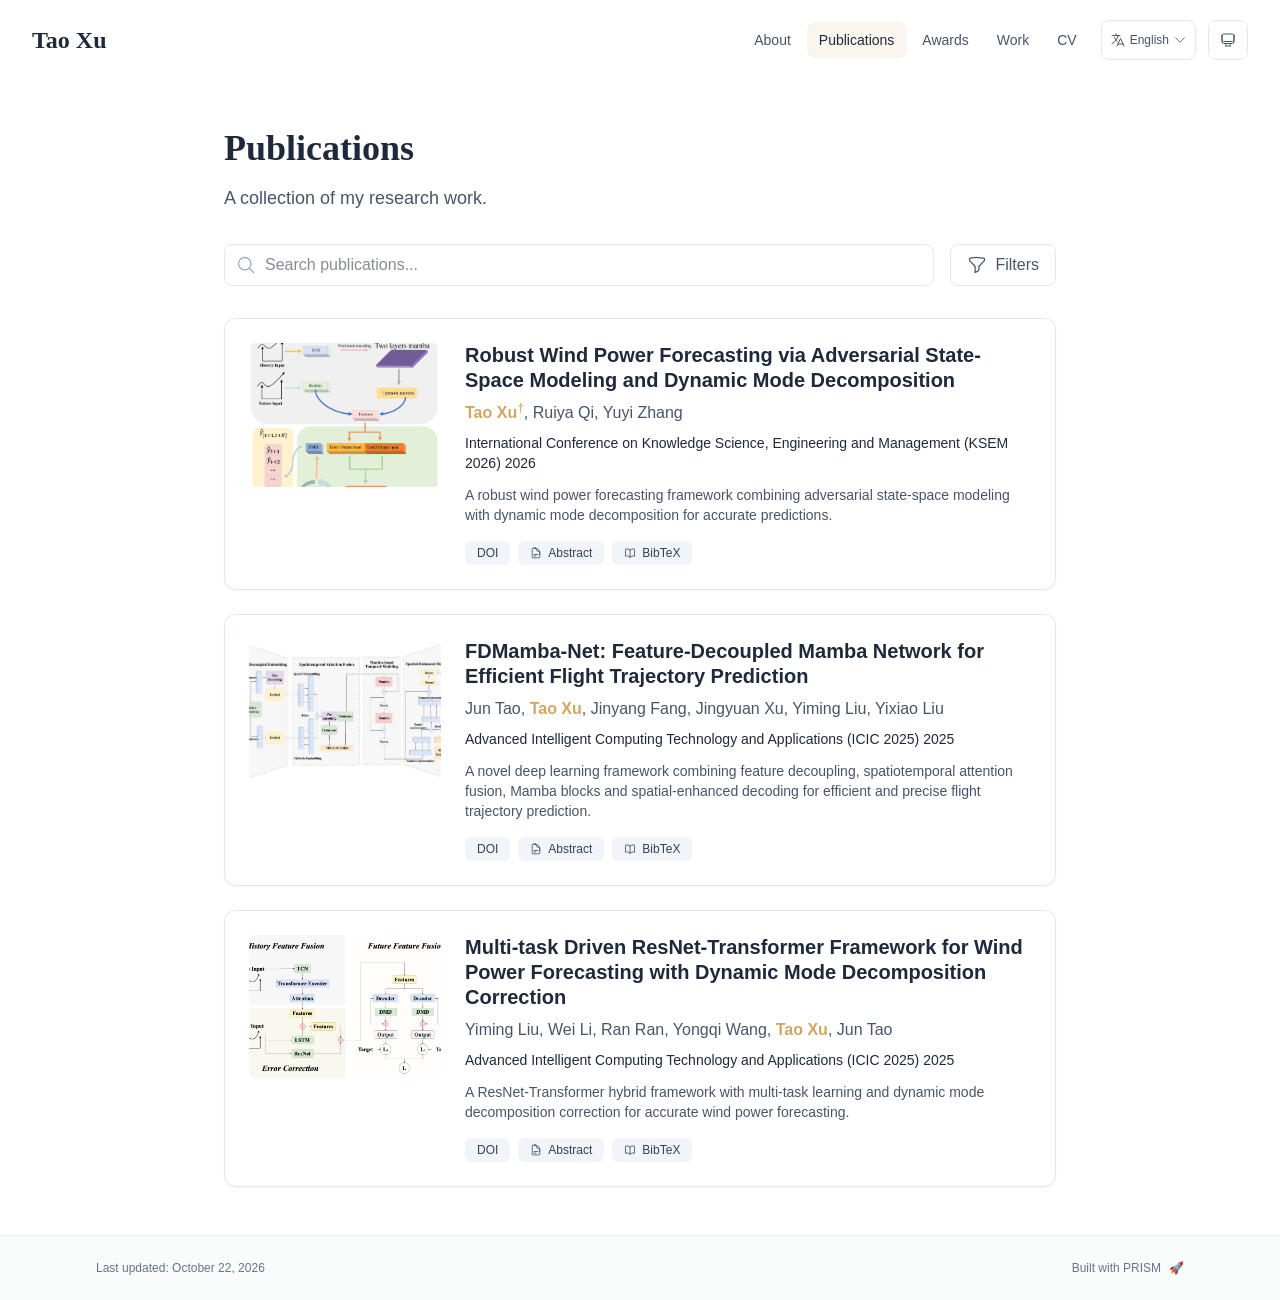
<file: publications/index.html>
<!DOCTYPE html><html lang="en" class="scroll-smooth"><head><meta charSet="utf-8"/><meta name="viewport" content="width=device-width, initial-scale=1"/><link rel="stylesheet" href="/_next/static/css/16ac18946ecf734d.css" data-precedence="next"/><link rel="preload" as="script" fetchPriority="low" href="/_next/static/chunks/webpack-679b75d1c4c2027c.js"/><script src="/_next/static/chunks/4bd1b696-70b6d399998de86a.js" async=""></script><script src="/_next/static/chunks/684-5aaa8290a129f299.js" async=""></script><script src="/_next/static/chunks/main-app-534a162b90a20530.js" async=""></script><script src="/_next/static/chunks/461-a9a5d7b05a71d978.js" async=""></script><script src="/_next/static/chunks/874-6cc630662f3664af.js" async=""></script><script src="/_next/static/chunks/291-e39730cc9327e39b.js" async=""></script><script src="/_next/static/chunks/app/layout-7402e7da85205e7e.js" async=""></script><script src="/_next/static/chunks/178-595a94b9af1e67b5.js" async=""></script><script src="/_next/static/chunks/748-84df502d24ed20fb.js" async=""></script><script src="/_next/static/chunks/app/%5Bslug%5D/page-1c782e96265ff7b8.js" async=""></script><link rel="icon" href="/favicon.png" type="image/svg+xml"/><link rel="dns-prefetch" href="https://jialeliu.com"/><link rel="preconnect" href="https://jialeliu.com" crossorigin=""/><link rel="preload" as="font" type="font/woff2" href="https://jialeliu.com/fonts/georgiab.woff2" crossorigin=""/><script>
              try {
                const theme = localStorage.getItem('theme-storage');
                const parsed = theme ? JSON.parse(theme) : null;
                const setting = parsed?.state?.theme || 'system';
                const prefersDark = typeof window !== 'undefined' && window.matchMedia && window.matchMedia('(prefers-color-scheme: dark)').matches;
                const effective = setting === 'dark' ? 'dark' : (setting === 'light' ? 'light' : (prefersDark ? 'dark' : 'light'));
                var root = document.documentElement;
                root.classList.add(effective);
                root.setAttribute('data-theme', effective);
              } catch (e) {
                var root = document.documentElement;
                root.classList.add('light');
                root.setAttribute('data-theme', 'light');
              }
            </script><script>
    try {
      const cfg = {"enabled":true,"locales":["zh","en"],"defaultLocale":"en","mode":"auto","fixedLocale":"en","persist":true,"switcher":true,"labels":{"zh":"中文","en":"English"}};
      const storageKey = 'locale-storage';
      const normalize = (value) => typeof value === 'string' ? value.trim().replace('_', '-').toLowerCase() : '';
      const matchLocale = (candidate) => {
        const normalized = normalize(candidate);
        if (!normalized) return null;
        if (cfg.locales.includes(normalized)) return normalized;
        const language = normalized.split('-')[0];
        if (cfg.locales.includes(language)) return language;
        return null;
      };

      let resolved = null;

      if (!cfg.enabled) {
        resolved = cfg.defaultLocale;
      } else if (cfg.persist) {
        resolved = matchLocale(localStorage.getItem(storageKey));
      }

      if (!resolved) {
        if (cfg.mode === 'fixed') {
          resolved = cfg.fixedLocale;
        } else {
          resolved = matchLocale(navigator.language);
        }
      }

      if (!resolved) {
        resolved = cfg.defaultLocale;
      }

      const root = document.documentElement;
      root.lang = resolved;
      root.setAttribute('data-locale', resolved);

      if (cfg.persist) {
        localStorage.setItem(storageKey, resolved);
      }
    } catch (e) {
      const root = document.documentElement;
      root.lang = 'en';
      root.setAttribute('data-locale', 'en');
    }
  </script><script>
              (function(){
                // Fallback: reveal the server-rendered content if hydration has
                // not completed within 3s (slow network, JS failure, etc.).
                var t = setTimeout(function() {
                  var d = document.querySelector('[style*="visibility:hidden"]');
                  if (d) { d.style.visibility = 'visible'; d.style.opacity = '1'; }
                }, 3000);
                window.addEventListener('load', function() { clearTimeout(t); });
              })();
            </script><title>Publications | Tao Xu</title><meta name="description" content="A collection of my research work."/><meta name="author" content="Tao Xu"/><meta name="keywords" content="Tao Xu,PhD,Research,Nanjing University"/><meta name="creator" content="Tao Xu"/><meta name="publisher" content="Tao Xu"/><meta property="og:title" content="Tao Xu"/><meta property="og:description" content="Undergraduate at Sichuan University; incoming Ph.D. student at Nanjing University."/><meta property="og:site_name" content="Tao Xu&#x27;s Academic Website"/><meta property="og:locale" content="en_US"/><meta property="og:type" content="website"/><meta name="twitter:card" content="summary"/><meta name="twitter:title" content="Tao Xu"/><meta name="twitter:description" content="Undergraduate at Sichuan University; incoming Ph.D. student at Nanjing University."/><link rel="icon" href="/favicon.png"/><script>document.querySelectorAll('body link[rel="icon"], body link[rel="apple-touch-icon"]').forEach(el => document.head.appendChild(el))</script><script src="/_next/static/chunks/polyfills-42372ed130431b0a.js" noModule=""></script></head><body class="font-sans antialiased"><div style="visibility:hidden"><nav class="fixed top-0 left-0 right-0 z-50" data-headlessui-state=""><div class="transition-all duration-300 ease-out bg-transparent" style="transform:translateY(-100px)"><div class="max-w-7xl mx-auto px-4 sm:px-6 lg:px-8"><div class="flex justify-between items-center h-16 lg:h-20"><div class="flex-shrink-0" tabindex="0"><a class="text-xl lg:text-2xl font-serif font-semibold text-primary hover:text-accent transition-colors duration-200" href="/">Tao Xu</a></div><div class="hidden lg:block"><div class="ml-10 flex items-center space-x-3"><div class="relative flex items-baseline space-x-1"><a data-nav-href="/" class="relative px-3 py-2 text-sm font-medium rounded-lg transition-colors duration-150 text-neutral-600" href="/">About</a><a data-nav-href="/publications" class="relative px-3 py-2 text-sm font-medium rounded-lg transition-colors duration-150 text-primary" href="/publications/">Publications</a><a data-nav-href="/awards" class="relative px-3 py-2 text-sm font-medium rounded-lg transition-colors duration-150 text-neutral-600" href="/awards/">Awards</a><a data-nav-href="/work" class="relative px-3 py-2 text-sm font-medium rounded-lg transition-colors duration-150 text-neutral-600" href="/work/">Work</a><a data-nav-href="/cv" class="relative px-3 py-2 text-sm font-medium rounded-lg transition-colors duration-150 text-neutral-600" href="/cv/">CV</a></div><div class="flex items-center justify-center w-14 h-10 rounded-lg border border-neutral-200 dark:border-[rgba(148,163,184,0.24)] bg-background dark:bg-neutral-800"><div class="w-6 h-4 rounded bg-neutral-300 animate-pulse"></div></div><div class="flex items-center justify-center w-10 h-10 rounded-lg border border-neutral-200 dark:border-[rgba(148,163,184,0.24)] bg-background dark:bg-neutral-800"><div class="w-4 h-4 rounded-full bg-neutral-300 animate-pulse"></div></div></div></div><div class="lg:hidden flex items-center space-x-2"><div class="flex items-center justify-center w-14 h-10 rounded-lg border border-neutral-200 dark:border-[rgba(148,163,184,0.24)] bg-background dark:bg-neutral-800"><div class="w-6 h-4 rounded bg-neutral-300 animate-pulse"></div></div><div class="flex items-center justify-center w-10 h-10 rounded-lg border border-neutral-200 dark:border-[rgba(148,163,184,0.24)] bg-background dark:bg-neutral-800"><div class="w-4 h-4 rounded-full bg-neutral-300 animate-pulse"></div></div><button class="inline-flex items-center justify-center p-2 rounded-md text-neutral-600 hover:text-primary hover:bg-neutral-100 dark:hover:bg-neutral-800 focus:outline-none focus:ring-2 focus:ring-inset focus:ring-accent transition-colors duration-200" id="headlessui-disclosure-button-«R7pdb»" type="button" aria-expanded="false" data-headlessui-state=""><span class="sr-only">Open main menu</span><div><svg xmlns="http://www.w3.org/2000/svg" fill="none" viewBox="0 0 24 24" stroke-width="1.5" stroke="currentColor" aria-hidden="true" data-slot="icon" class="block h-6 w-6"><path stroke-linecap="round" stroke-linejoin="round" d="M3.75 6.75h16.5M3.75 12h16.5m-16.5 5.25h16.5"></path></svg></div></button></div></div></div></div></nav><main class="min-h-screen pt-16 lg:pt-20"><div class="max-w-4xl mx-auto px-4 sm:px-6 lg:px-8 py-12"><div style="opacity:0;transform:translateY(20px)"><div class="mb-8"><h1 class="text-4xl font-serif font-bold text-primary mb-4">Publications</h1><p class="text-lg text-neutral-600 dark:text-neutral-500 max-w-2xl">A collection of my research work.</p></div><div class="mb-8 space-y-4"><div class="flex flex-col sm:flex-row gap-4"><div class="relative flex-grow"><svg xmlns="http://www.w3.org/2000/svg" fill="none" viewBox="0 0 24 24" stroke-width="1.5" stroke="currentColor" aria-hidden="true" data-slot="icon" class="absolute left-3 top-1/2 transform -translate-y-1/2 h-5 w-5 text-neutral-400"><path stroke-linecap="round" stroke-linejoin="round" d="m21 21-5.197-5.197m0 0A7.5 7.5 0 1 0 5.196 5.196a7.5 7.5 0 0 0 10.607 10.607Z"></path></svg><input type="text" placeholder="Search publications..." class="w-full pl-10 pr-4 py-2 rounded-lg border border-neutral-200 dark:border-neutral-800 bg-white dark:bg-neutral-900 focus:ring-2 focus:ring-accent focus:border-transparent transition-all duration-200" value=""/></div><button class="flex items-center justify-center px-4 py-2 rounded-lg border transition-all duration-200 bg-white dark:bg-neutral-900 border-neutral-200 dark:border-neutral-800 text-neutral-600 hover:border-accent hover:text-accent"><svg xmlns="http://www.w3.org/2000/svg" fill="none" viewBox="0 0 24 24" stroke-width="1.5" stroke="currentColor" aria-hidden="true" data-slot="icon" class="h-5 w-5 mr-2"><path stroke-linecap="round" stroke-linejoin="round" d="M12 3c2.755 0 5.455.232 8.083.678.533.09.917.556.917 1.096v1.044a2.25 2.25 0 0 1-.659 1.591l-5.432 5.432a2.25 2.25 0 0 0-.659 1.591v2.927a2.25 2.25 0 0 1-1.244 2.013L9.75 21v-6.568a2.25 2.25 0 0 0-.659-1.591L3.659 7.409A2.25 2.25 0 0 1 3 5.818V4.774c0-.54.384-1.006.917-1.096A48.32 48.32 0 0 1 12 3Z"></path></svg>Filters</button></div></div><div class="space-y-6"><div class="bg-white dark:bg-neutral-900 p-6 rounded-xl shadow-sm border border-neutral-200 dark:border-neutral-800 hover:shadow-md transition-all duration-200" style="opacity:0;transform:translateY(20px)"><div class="flex flex-col md:flex-row gap-6"><div class="w-full md:w-48 flex-shrink-0"><div class="aspect-video md:aspect-[4/3] relative rounded-lg overflow-hidden bg-neutral-100 dark:bg-neutral-800"><img alt="Robust Wind Power Forecasting via Adversarial State-Space Modeling and Dynamic Mode Decomposition" loading="lazy" decoding="async" data-nimg="fill" class="object-cover" style="position:absolute;height:100%;width:100%;left:0;top:0;right:0;bottom:0;color:transparent" src="/papers/KSEM2026.png"/></div></div><div class="flex-grow"><h3 class="text-xl font-semibold text-primary mb-2 leading-tight">Robust Wind Power Forecasting via Adversarial State-Space Modeling and Dynamic Mode Decomposition</h3><p class="text-base text-neutral-600 dark:text-neutral-400 mb-2"><span><span class="font-semibold text-accent ">Tao Xu</span><sup class="ml-0 text-accent">†</sup>, </span><span><span class=" ">Ruiya Qi</span>, </span><span><span class=" ">Yuyi Zhang</span></span></p><p class="text-sm font-medium text-neutral-800 dark:text-neutral-600 mb-3">International Conference on Knowledge Science, Engineering and Management (KSEM 2026)<!-- --> <!-- -->2026</p><p class="text-sm text-neutral-600 dark:text-neutral-500 mb-4 line-clamp-3">A robust wind power forecasting framework combining adversarial state-space modeling with dynamic mode decomposition for accurate predictions.</p><div class="flex flex-wrap gap-2 mt-auto"><a href="https://doi.org/10.1007/978-981-92-2868-3_6" target="_blank" rel="noopener noreferrer" class="inline-flex items-center px-3 py-1 rounded-md text-xs font-medium bg-neutral-100 dark:bg-neutral-800 text-neutral-700 dark:text-neutral-300 hover:bg-accent hover:text-white transition-colors">DOI</a><button class="inline-flex items-center px-3 py-1 rounded-md text-xs font-medium transition-colors bg-neutral-100 dark:bg-neutral-800 text-neutral-700 dark:text-neutral-300 hover:bg-accent hover:text-white"><svg xmlns="http://www.w3.org/2000/svg" fill="none" viewBox="0 0 24 24" stroke-width="1.5" stroke="currentColor" aria-hidden="true" data-slot="icon" class="h-3 w-3 mr-1.5"><path stroke-linecap="round" stroke-linejoin="round" d="M19.5 14.25v-2.625a3.375 3.375 0 0 0-3.375-3.375h-1.5A1.125 1.125 0 0 1 13.5 7.125v-1.5a3.375 3.375 0 0 0-3.375-3.375H8.25m0 12.75h7.5m-7.5 3H12M10.5 2.25H5.625c-.621 0-1.125.504-1.125 1.125v17.25c0 .621.504 1.125 1.125 1.125h12.75c.621 0 1.125-.504 1.125-1.125V11.25a9 9 0 0 0-9-9Z"></path></svg>Abstract</button><button class="inline-flex items-center px-3 py-1 rounded-md text-xs font-medium transition-colors bg-neutral-100 dark:bg-neutral-800 text-neutral-700 dark:text-neutral-300 hover:bg-accent hover:text-white"><svg xmlns="http://www.w3.org/2000/svg" fill="none" viewBox="0 0 24 24" stroke-width="1.5" stroke="currentColor" aria-hidden="true" data-slot="icon" class="h-3 w-3 mr-1.5"><path stroke-linecap="round" stroke-linejoin="round" d="M12 6.042A8.967 8.967 0 0 0 6 3.75c-1.052 0-2.062.18-3 .512v14.25A8.987 8.987 0 0 1 6 18c2.305 0 4.408.867 6 2.292m0-14.25a8.966 8.966 0 0 1 6-2.292c1.052 0 2.062.18 3 .512v14.25A8.987 8.987 0 0 0 18 18a8.967 8.967 0 0 0-6 2.292m0-14.25v14.25"></path></svg>BibTeX</button></div></div></div></div><div class="bg-white dark:bg-neutral-900 p-6 rounded-xl shadow-sm border border-neutral-200 dark:border-neutral-800 hover:shadow-md transition-all duration-200" style="opacity:0;transform:translateY(20px)"><div class="flex flex-col md:flex-row gap-6"><div class="w-full md:w-48 flex-shrink-0"><div class="aspect-video md:aspect-[4/3] relative rounded-lg overflow-hidden bg-neutral-100 dark:bg-neutral-800"><img alt="FDMamba-Net: Feature-Decoupled Mamba Network for Efficient Flight Trajectory Prediction" loading="lazy" decoding="async" data-nimg="fill" class="object-cover" style="position:absolute;height:100%;width:100%;left:0;top:0;right:0;bottom:0;color:transparent" src="/papers/FDMamba.png"/></div></div><div class="flex-grow"><h3 class="text-xl font-semibold text-primary mb-2 leading-tight">FDMamba-Net: Feature-Decoupled Mamba Network for Efficient Flight Trajectory Prediction</h3><p class="text-base text-neutral-600 dark:text-neutral-400 mb-2"><span><span class=" ">Jun Tao</span>, </span><span><span class="font-semibold text-accent ">Tao Xu</span>, </span><span><span class=" ">Jinyang Fang</span>, </span><span><span class=" ">Jingyuan Xu</span>, </span><span><span class=" ">Yiming Liu</span>, </span><span><span class=" ">Yixiao Liu</span></span></p><p class="text-sm font-medium text-neutral-800 dark:text-neutral-600 mb-3">Advanced Intelligent Computing Technology and Applications (ICIC 2025)<!-- --> <!-- -->2025</p><p class="text-sm text-neutral-600 dark:text-neutral-500 mb-4 line-clamp-3">A novel deep learning framework combining feature decoupling, spatiotemporal attention fusion, Mamba blocks and spatial-enhanced decoding for efficient and precise flight trajectory prediction.</p><div class="flex flex-wrap gap-2 mt-auto"><a href="https://doi.org/10.1007/978-981-96-9952-0_39" target="_blank" rel="noopener noreferrer" class="inline-flex items-center px-3 py-1 rounded-md text-xs font-medium bg-neutral-100 dark:bg-neutral-800 text-neutral-700 dark:text-neutral-300 hover:bg-accent hover:text-white transition-colors">DOI</a><button class="inline-flex items-center px-3 py-1 rounded-md text-xs font-medium transition-colors bg-neutral-100 dark:bg-neutral-800 text-neutral-700 dark:text-neutral-300 hover:bg-accent hover:text-white"><svg xmlns="http://www.w3.org/2000/svg" fill="none" viewBox="0 0 24 24" stroke-width="1.5" stroke="currentColor" aria-hidden="true" data-slot="icon" class="h-3 w-3 mr-1.5"><path stroke-linecap="round" stroke-linejoin="round" d="M19.5 14.25v-2.625a3.375 3.375 0 0 0-3.375-3.375h-1.5A1.125 1.125 0 0 1 13.5 7.125v-1.5a3.375 3.375 0 0 0-3.375-3.375H8.25m0 12.75h7.5m-7.5 3H12M10.5 2.25H5.625c-.621 0-1.125.504-1.125 1.125v17.25c0 .621.504 1.125 1.125 1.125h12.75c.621 0 1.125-.504 1.125-1.125V11.25a9 9 0 0 0-9-9Z"></path></svg>Abstract</button><button class="inline-flex items-center px-3 py-1 rounded-md text-xs font-medium transition-colors bg-neutral-100 dark:bg-neutral-800 text-neutral-700 dark:text-neutral-300 hover:bg-accent hover:text-white"><svg xmlns="http://www.w3.org/2000/svg" fill="none" viewBox="0 0 24 24" stroke-width="1.5" stroke="currentColor" aria-hidden="true" data-slot="icon" class="h-3 w-3 mr-1.5"><path stroke-linecap="round" stroke-linejoin="round" d="M12 6.042A8.967 8.967 0 0 0 6 3.75c-1.052 0-2.062.18-3 .512v14.25A8.987 8.987 0 0 1 6 18c2.305 0 4.408.867 6 2.292m0-14.25a8.966 8.966 0 0 1 6-2.292c1.052 0 2.062.18 3 .512v14.25A8.987 8.987 0 0 0 18 18a8.967 8.967 0 0 0-6 2.292m0-14.25v14.25"></path></svg>BibTeX</button></div></div></div></div><div class="bg-white dark:bg-neutral-900 p-6 rounded-xl shadow-sm border border-neutral-200 dark:border-neutral-800 hover:shadow-md transition-all duration-200" style="opacity:0;transform:translateY(20px)"><div class="flex flex-col md:flex-row gap-6"><div class="w-full md:w-48 flex-shrink-0"><div class="aspect-video md:aspect-[4/3] relative rounded-lg overflow-hidden bg-neutral-100 dark:bg-neutral-800"><img alt="Multi-task Driven ResNet-Transformer Framework for Wind Power Forecasting with Dynamic Mode Decomposition Correction" loading="lazy" decoding="async" data-nimg="fill" class="object-cover" style="position:absolute;height:100%;width:100%;left:0;top:0;right:0;bottom:0;color:transparent" src="/papers/ResNet-Transformer.png"/></div></div><div class="flex-grow"><h3 class="text-xl font-semibold text-primary mb-2 leading-tight">Multi-task Driven ResNet-Transformer Framework for Wind Power Forecasting with Dynamic Mode Decomposition Correction</h3><p class="text-base text-neutral-600 dark:text-neutral-400 mb-2"><span><span class=" ">Yiming Liu</span>, </span><span><span class=" ">Wei Li</span>, </span><span><span class=" ">Ran Ran</span>, </span><span><span class=" ">Yongqi Wang</span>, </span><span><span class="font-semibold text-accent ">Tao Xu</span>, </span><span><span class=" ">Jun Tao</span></span></p><p class="text-sm font-medium text-neutral-800 dark:text-neutral-600 mb-3">Advanced Intelligent Computing Technology and Applications (ICIC 2025)<!-- --> <!-- -->2025</p><p class="text-sm text-neutral-600 dark:text-neutral-500 mb-4 line-clamp-3">A ResNet-Transformer hybrid framework with multi-task learning and dynamic mode decomposition correction for accurate wind power forecasting.</p><div class="flex flex-wrap gap-2 mt-auto"><a href="https://doi.org/10.1007/978-981-96-9881-3_38" target="_blank" rel="noopener noreferrer" class="inline-flex items-center px-3 py-1 rounded-md text-xs font-medium bg-neutral-100 dark:bg-neutral-800 text-neutral-700 dark:text-neutral-300 hover:bg-accent hover:text-white transition-colors">DOI</a><button class="inline-flex items-center px-3 py-1 rounded-md text-xs font-medium transition-colors bg-neutral-100 dark:bg-neutral-800 text-neutral-700 dark:text-neutral-300 hover:bg-accent hover:text-white"><svg xmlns="http://www.w3.org/2000/svg" fill="none" viewBox="0 0 24 24" stroke-width="1.5" stroke="currentColor" aria-hidden="true" data-slot="icon" class="h-3 w-3 mr-1.5"><path stroke-linecap="round" stroke-linejoin="round" d="M19.5 14.25v-2.625a3.375 3.375 0 0 0-3.375-3.375h-1.5A1.125 1.125 0 0 1 13.5 7.125v-1.5a3.375 3.375 0 0 0-3.375-3.375H8.25m0 12.75h7.5m-7.5 3H12M10.5 2.25H5.625c-.621 0-1.125.504-1.125 1.125v17.25c0 .621.504 1.125 1.125 1.125h12.75c.621 0 1.125-.504 1.125-1.125V11.25a9 9 0 0 0-9-9Z"></path></svg>Abstract</button><button class="inline-flex items-center px-3 py-1 rounded-md text-xs font-medium transition-colors bg-neutral-100 dark:bg-neutral-800 text-neutral-700 dark:text-neutral-300 hover:bg-accent hover:text-white"><svg xmlns="http://www.w3.org/2000/svg" fill="none" viewBox="0 0 24 24" stroke-width="1.5" stroke="currentColor" aria-hidden="true" data-slot="icon" class="h-3 w-3 mr-1.5"><path stroke-linecap="round" stroke-linejoin="round" d="M12 6.042A8.967 8.967 0 0 0 6 3.75c-1.052 0-2.062.18-3 .512v14.25A8.987 8.987 0 0 1 6 18c2.305 0 4.408.867 6 2.292m0-14.25a8.966 8.966 0 0 1 6-2.292c1.052 0 2.062.18 3 .512v14.25A8.987 8.987 0 0 0 18 18a8.967 8.967 0 0 0-6 2.292m0-14.25v14.25"></path></svg>BibTeX</button></div></div></div></div></div></div></div><!--$--><!--/$--><!--$--><!--/$--></main><footer class="border-t border-neutral-200/50 bg-neutral-50/50 dark:bg-neutral-900/50 dark:border-neutral-700/50"><div class="max-w-6xl mx-auto px-4 sm:px-6 lg:px-8 py-6"><div class="flex flex-col sm:flex-row justify-between items-center gap-2"><p class="text-xs text-neutral-500">Last updated<!-- -->: <!-- -->October 22, 2026</p><p class="text-xs text-neutral-500 flex items-center"><a href="https://github.com/xyjoey/PRISM" target="_blank" rel="noopener noreferrer">Built with PRISM</a><span class="ml-2">🚀</span></p></div></div></footer></div><script src="/_next/static/chunks/webpack-679b75d1c4c2027c.js" async=""></script><script>(self.__next_f=self.__next_f||[]).push([0])</script><script>self.__next_f.push([1,"1:\"$Sreact.fragment\"\n3:I[3719,[\"461\",\"static/chunks/461-a9a5d7b05a71d978.js\",\"874\",\"static/chunks/874-6cc630662f3664af.js\",\"291\",\"static/chunks/291-e39730cc9327e39b.js\",\"177\",\"static/chunks/app/layout-7402e7da85205e7e.js\"],\"ThemeProvider\"]\n4:I[310,[\"461\",\"static/chunks/461-a9a5d7b05a71d978.js\",\"874\",\"static/chunks/874-6cc630662f3664af.js\",\"291\",\"static/chunks/291-e39730cc9327e39b.js\",\"177\",\"static/chunks/app/layout-7402e7da85205e7e.js\"],\"LocaleProvider\"]\n5:I[4574,[\"461\",\"static/chunks/461-a9a5d7b05a71d978.js\",\"874\",\"static/chunks/874-6cc630662f3664af.js\",\"291\",\"static/chunks/291-e39730cc9327e39b.js\",\"177\",\"static/chunks/app/layout-7402e7da85205e7e.js\"],\"default\"]\n6:I[7555,[],\"\"]\n7:I[1295,[],\"\"]\n8:I[2548,[\"461\",\"static/chunks/461-a9a5d7b05a71d978.js\",\"874\",\"static/chunks/874-6cc630662f3664af.js\",\"291\",\"static/chunks/291-e39730cc9327e39b.js\",\"177\",\"static/chunks/app/layout-7402e7da85205e7e.js\"],\"default\"]\na:I[9665,[],\"MetadataBoundary\"]\nc:I[9665,[],\"OutletBoundary\"]\nf:I[4911,[],\"AsyncMetadataOutlet\"]\n11:I[9665,[],\"ViewportBoundary\"]\n13:I[6614,[],\"\"]\n:HL[\"/_next/static/css/16ac18946ecf734d.css\",\"style\"]\n2:T5d7,\n    try {\n      const cfg = {\"enabled\":true,\"locales\":[\"zh\",\"en\"],\"defaultLocale\":\"en\",\"mode\":\"auto\",\"fixedLocale\":\"en\",\"persist\":true,\"switcher\":true,\"labels\":{\"zh\":\"中文\",\"en\":\"English\"}};\n      const storageKey = 'locale-storage';\n      const normalize = (value) =\u003e typeof value === 'string' ? value.trim().replace('_', '-').toLowerCase() : '';\n      const matchLocale = (candidate) =\u003e {\n        const normalized = normalize(candidate);\n        if (!normalized) return null;\n        if (cfg.locales.includes(normalized)) return normalized;\n        const language = normalized.split('-')[0];\n        if (cfg.locales.includes(language)) return language;\n        return null;\n      };\n\n      let resolved = null;\n\n      if (!cfg.enabled) {\n        resolved = cfg.defaultLocale;\n      } else if (cfg.persist) {\n        resolved = matchLocale(localStorage.getItem(storageKey));\n      }\n\n      if (!resolved) {\n        if ("])</script><script>self.__next_f.push([1,"cfg.mode === 'fixed') {\n          resolved = cfg.fixedLocale;\n        } else {\n          resolved = matchLocale(navigator.language);\n        }\n      }\n\n      if (!resolved) {\n        resolved = cfg.defaultLocale;\n      }\n\n      const root = document.documentElement;\n      root.lang = resolved;\n      root.setAttribute('data-locale', resolved);\n\n      if (cfg.persist) {\n        localStorage.setItem(storageKey, resolved);\n      }\n    } catch (e) {\n      const root = document.documentElement;\n      root.lang = 'en';\n      root.setAttribute('data-locale', 'en');\n    }\n  "])</script><script>self.__next_f.push([1,"0:{\"P\":null,\"b\":\"ooBV8255TyfkI2J6QHNr0\",\"p\":\"\",\"c\":[\"\",\"publications\",\"\"],\"i\":false,\"f\":[[[\"\",{\"children\":[[\"slug\",\"publications\",\"d\"],{\"children\":[\"__PAGE__\",{}]}]},\"$undefined\",\"$undefined\",true],[\"\",[\"$\",\"$1\",\"c\",{\"children\":[[[\"$\",\"link\",\"0\",{\"rel\":\"stylesheet\",\"href\":\"/_next/static/css/16ac18946ecf734d.css\",\"precedence\":\"next\",\"crossOrigin\":\"$undefined\",\"nonce\":\"$undefined\"}]],[\"$\",\"html\",null,{\"lang\":\"en\",\"className\":\"scroll-smooth\",\"suppressHydrationWarning\":true,\"children\":[[\"$\",\"head\",null,{\"children\":[[\"$\",\"link\",null,{\"rel\":\"icon\",\"href\":\"/favicon.png\",\"type\":\"image/svg+xml\"}],[\"$\",\"link\",null,{\"rel\":\"dns-prefetch\",\"href\":\"https://jialeliu.com\"}],[\"$\",\"link\",null,{\"rel\":\"preconnect\",\"href\":\"https://jialeliu.com\",\"crossOrigin\":\"\"}],[\"$\",\"link\",null,{\"rel\":\"preload\",\"as\":\"font\",\"type\":\"font/woff2\",\"href\":\"https://jialeliu.com/fonts/georgiab.woff2\",\"crossOrigin\":\"\"}],[\"$\",\"script\",null,{\"dangerouslySetInnerHTML\":{\"__html\":\"\\n              try {\\n                const theme = localStorage.getItem('theme-storage');\\n                const parsed = theme ? JSON.parse(theme) : null;\\n                const setting = parsed?.state?.theme || 'system';\\n                const prefersDark = typeof window !== 'undefined' \u0026\u0026 window.matchMedia \u0026\u0026 window.matchMedia('(prefers-color-scheme: dark)').matches;\\n                const effective = setting === 'dark' ? 'dark' : (setting === 'light' ? 'light' : (prefersDark ? 'dark' : 'light'));\\n                var root = document.documentElement;\\n                root.classList.add(effective);\\n                root.setAttribute('data-theme', effective);\\n              } catch (e) {\\n                var root = document.documentElement;\\n                root.classList.add('light');\\n                root.setAttribute('data-theme', 'light');\\n              }\\n            \"}}],[\"$\",\"script\",null,{\"dangerouslySetInnerHTML\":{\"__html\":\"$2\"}}],[\"$\",\"script\",null,{\"dangerouslySetInnerHTML\":{\"__html\":\"\\n              (function(){\\n                // Fallback: reveal the server-rendered content if hydration has\\n                // not completed within 3s (slow network, JS failure, etc.).\\n                var t = setTimeout(function() {\\n                  var d = document.querySelector('[style*=\\\"visibility:hidden\\\"]');\\n                  if (d) { d.style.visibility = 'visible'; d.style.opacity = '1'; }\\n                }, 3000);\\n                window.addEventListener('load', function() { clearTimeout(t); });\\n              })();\\n            \"}}]]}],[\"$\",\"body\",null,{\"className\":\"font-sans antialiased\",\"children\":[\"$\",\"$L3\",null,{\"children\":[\"$\",\"$L4\",null,{\"config\":{\"enabled\":true,\"locales\":[\"zh\",\"en\"],\"defaultLocale\":\"en\",\"mode\":\"auto\",\"fixedLocale\":\"en\",\"persist\":true,\"switcher\":true,\"labels\":{\"zh\":\"中文\",\"en\":\"English\"}},\"children\":[[\"$\",\"$L5\",null,{\"items\":[{\"title\":\"About\",\"type\":\"page\",\"target\":\"about\",\"href\":\"/\"},{\"title\":\"Publications\",\"type\":\"page\",\"target\":\"publications\",\"href\":\"/publications\"},{\"title\":\"Awards\",\"type\":\"page\",\"target\":\"awards\",\"href\":\"/awards\"},{\"title\":\"Work\",\"type\":\"page\",\"target\":\"work\",\"href\":\"/work\"},{\"title\":\"CV\",\"type\":\"page\",\"target\":\"cv\",\"href\":\"/cv\"}],\"siteTitle\":\"Tao Xu\",\"enableOnePageMode\":false,\"i18n\":\"$0:f:0:1:1:props:children:1:props:children:1:props:children:props:children:props:config\",\"itemsByLocale\":{\"zh\":[{\"title\":\"关于我\",\"type\":\"page\",\"target\":\"about\",\"href\":\"/\"},{\"title\":\"论文\",\"type\":\"page\",\"target\":\"publications\",\"href\":\"/publications\"},{\"title\":\"奖项\",\"type\":\"page\",\"target\":\"awards\",\"href\":\"/awards\"},{\"title\":\"工作经历\",\"type\":\"page\",\"target\":\"work\",\"href\":\"/work\"},{\"title\":\"简历\",\"type\":\"page\",\"target\":\"cv\",\"href\":\"/cv\"}],\"en\":[{\"title\":\"About\",\"type\":\"page\",\"target\":\"about\",\"href\":\"/\"},{\"title\":\"Publications\",\"type\":\"page\",\"target\":\"publications\",\"href\":\"/publications\"},{\"title\":\"Awards\",\"type\":\"page\",\"target\":\"awards\",\"href\":\"/awards\"},{\"title\":\"Work\",\"type\":\"page\",\"target\":\"work\",\"href\":\"/work\"},{\"title\":\"CV\",\"type\":\"page\",\"target\":\"cv\",\"href\":\"/cv\"}]},\"siteTitleByLocale\":{\"zh\":\"许涛\",\"en\":\"Tao Xu\"}}],[\"$\",\"main\",null,{\"className\":\"min-h-screen pt-16 lg:pt-20\",\"children\":[\"$\",\"$L6\",null,{\"parallelRouterKey\":\"children\",\"error\":\"$undefined\",\"errorStyles\":\"$undefined\",\"errorScripts\":\"$undefined\",\"template\":[\"$\",\"$L7\",null,{}],\"templateStyles\":\"$undefined\",\"templateScripts\":\"$undefined\",\"notFound\":[[[\"$\",\"title\",null,{\"children\":\"404: This page could not be found.\"}],[\"$\",\"div\",null,{\"style\":{\"fontFamily\":\"system-ui,\\\"Segoe UI\\\",Roboto,Helvetica,Arial,sans-serif,\\\"Apple Color Emoji\\\",\\\"Segoe UI Emoji\\\"\",\"height\":\"100vh\",\"textAlign\":\"center\",\"display\":\"flex\",\"flexDirection\":\"column\",\"alignItems\":\"center\",\"justifyContent\":\"center\"},\"children\":[\"$\",\"div\",null,{\"children\":[[\"$\",\"style\",null,{\"dangerouslySetInnerHTML\":{\"__html\":\"body{color:#000;background:#fff;margin:0}.next-error-h1{border-right:1px solid rgba(0,0,0,.3)}@media (prefers-color-scheme:dark){body{color:#fff;background:#000}.next-error-h1{border-right:1px solid rgba(255,255,255,.3)}}\"}}],[\"$\",\"h1\",null,{\"className\":\"next-error-h1\",\"style\":{\"display\":\"inline-block\",\"margin\":\"0 20px 0 0\",\"padding\":\"0 23px 0 0\",\"fontSize\":24,\"fontWeight\":500,\"verticalAlign\":\"top\",\"lineHeight\":\"49px\"},\"children\":404}],[\"$\",\"div\",null,{\"style\":{\"display\":\"inline-block\"},\"children\":[\"$\",\"h2\",null,{\"style\":{\"fontSize\":14,\"fontWeight\":400,\"lineHeight\":\"49px\",\"margin\":0},\"children\":\"This page could not be found.\"}]}]]}]}]],[]],\"forbidden\":\"$undefined\",\"unauthorized\":\"$undefined\"}]}],[\"$\",\"$L8\",null,{\"lastUpdated\":\"October 22, 2026\",\"lastUpdatedByLocale\":{\"zh\":\"2026年10月22日\",\"en\":\"October 22, 2026\"},\"defaultLocale\":\"en\"}]]}]}]}]]}]]}],{\"children\":[[\"slug\",\"publications\",\"d\"],[\"$\",\"$1\",\"c\",{\"children\":[null,[\"$\",\"$L6\",null,{\"parallelRouterKey\":\"children\",\"error\":\"$undefined\",\"errorStyles\":\"$undefined\",\"errorScripts\":\"$undefined\",\"template\":[\"$\",\"$L7\",null,{}],\"templateStyles\":\"$undefined\",\"templateScripts\":\"$undefined\",\"notFound\":\"$undefined\",\"forbidden\":\"$undefined\",\"unauthorized\":\"$undefined\"}]]}],{\"children\":[\"__PAGE__\",[\"$\",\"$1\",\"c\",{\"children\":[\"$L9\",[\"$\",\"$La\",null,{\"children\":\"$Lb\"}],null,[\"$\",\"$Lc\",null,{\"children\":[\"$Ld\",\"$Le\",[\"$\",\"$Lf\",null,{\"promise\":\"$@10\"}]]}]]}],{},null,false]},null,false]},null,false],[\"$\",\"$1\",\"h\",{\"children\":[null,[\"$\",\"$1\",\"JPN-f85OaDWoph7BsL7-0\",{\"children\":[[\"$\",\"$L11\",null,{\"children\":\"$L12\"}],null]}],null]}],false]],\"m\":\"$undefined\",\"G\":[\"$13\",\"$undefined\"],\"s\":false,\"S\":true}\n"])</script><script>self.__next_f.push([1,"14:\"$Sreact.suspense\"\n15:I[4911,[],\"AsyncMetadata\"]\n17:I[2382,[\"461\",\"static/chunks/461-a9a5d7b05a71d978.js\",\"178\",\"static/chunks/178-595a94b9af1e67b5.js\",\"748\",\"static/chunks/748-84df502d24ed20fb.js\",\"182\",\"static/chunks/app/%5Bslug%5D/page-1c782e96265ff7b8.js\"],\"default\"]\nb:[\"$\",\"$14\",null,{\"fallback\":null,\"children\":[\"$\",\"$L15\",null,{\"promise\":\"$@16\"}]}]\n18:T4d2,@inproceedings{xu2026robust,\n  title = {Robust Wind Power Forecasting via Adversarial State-Space Modeling and Dynamic Mode Decomposition},\n  author = {Tao Xu and Ruiya Qi and Yuyi Zhang},\n  booktitle = {International Conference on Knowledge Science, Engineering and Management (KSEM 2026)},\n  year = {2026},\n  month = {jul},\n  pages = {73--82},\n  volume = {16637},\n  series = {Lecture Notes in Computer Science},\n  publisher = {Springer},\n  doi = {10.1007/978-981-92-2868-3_6},\n  urldate = {2026-02-25},\n  abstract = {Time series forecasting in renewable energy, particularly wind power prediction, is challenged by non-stationarity, distribution shifts, and complex temporal dependencies. We propose a hybrid forecasting framework that combines deep sequence modeling with adversarial learning and physics-inspired error correction. The model captures both short- and long-term dependencies, integrates contextual meteorological signals, and refines predictions through residual decomposition. Extensive experiments on wind power forecasting tasks demonstrate that our approach achieves significant improvements in RMSE and MAE over classical baselines, highlighting its effectiveness for real-world temporal sequence prediction.}\n}19:T44d,Accurate flight trajectory forecasting is crucial for air traffic management and UAV navigation. However, the task is highly challenging due to complex spatiotemporal dependencies in long sequences and computational constraints. Thus, we propose FDMamba-Net, a novel deep learning-based framework for trajectory prediction that achieves both high efficiency and precision. It combines feature decoupling, spatiotemporal attention fusion, "])</script><script>self.__next_f.push([1,"state-space modeling, and spatial-enhanced decoding. The framework first uses a feature decoupling module to divide raw inputs into independent subspaces to eliminate feature interference. Then, spatiotemporal attention fusion is applied to model dynamic temporal relationships. Next, multi-layer Mamba blocks conduct multi-scale temporal modeling. Finally, spatial features are optimized through adaptive weight-enhanced decoding. Experiments show that FDMamba-Net surpasses baseline methods. Compared to Transformer-based approaches, it achieves better performance with 55.5% fewer parameters, making it a promising solution for efficient trajectory prediction.1a:T6a2,@inproceedings{tao2025fdmamba,\n  title = {FDMamba-Net: Feature-Decoupled Mamba Network for Efficient Flight Trajectory Prediction},\n  author = {Jun Tao and Tao Xu and Jinyang Fang and Jingyuan Xu and Yiming Liu and Yixiao Liu},\n  booktitle = {Advanced Intelligent Computing Technology and Applications (ICIC 2025)},\n  year = {2025},\n  month = {jul},\n  pages = {460--471},\n  publisher = {Springer},\n  address = {Singapore},\n  series = {Communications in Computer and Information Science (CCIS)},\n  volume = {2567},\n  doi = {10.1007/978-981-96-9952-0_39},\n  urldate = {2026-02-25},\n  abstract = {Accurate flight trajectory forecasting is crucial for air traffic management and UAV navigation. However, the task is highly challenging due to complex spatiotemporal dependencies in long sequences and computational constraints. Thus, we propose FDMamba-Net, a novel deep learning-based framework for trajectory prediction that achieves both high efficiency and precision. It combines feature decoupling, spatiotemporal attention fusion, state-space modeling, and spatial-enhanced decoding. The framework first uses a feature decoupling module to divide raw inputs into independent subspaces to eliminate feature interference. Then, spatiotemporal attention fusion is applied to model dynamic temporal relationships. Next, multi-layer Mamba blocks conduct multi-scale temporal modeli"])</script><script>self.__next_f.push([1,"ng. Finally, spatial features are optimized through adaptive weight-enhanced decoding. Experiments show that FDMamba-Net surpasses baseline methods. Compared to Transformer-based approaches, it achieves better performance with 55.5% fewer parameters, making it a promising solution for efficient trajectory prediction.}\n}1b:T648,Wind power generation, as one of the most critical clean energy sources and substitutes for fossil fuels, constitutes a pivotal component in achieving carbon neutrality. In power dispatch operations, the efficiency and accuracy of wind power forecasting serve as the most crucial and influential factors for grid management and operational decision-making. Current wind power prediction methodologies predominantly rely on historical single data source, while suffering from accumulating errors over extended forecasting horizons, leading to significant degradation in prediction accuracy that fails to meet grid scheduling requirements. To address the challenges of temporal dependency and error accumulation in wind power forecasting, we propose a deep learning framework based on multi-task dynamic learning and error correction. The model employs a ResNet-Transformer hybrid architecture, where Temporal Convolutional Networks (TCN) extract localized temporal features, while Transformer encoders capture long-term temporal dependencies through self-attention mechanisms, enhanced by residual connections for hierarchical feature reuse. Experimental validation on real-world wind farm datasets demonstrates that the calibrated predictions achieve a 45.686% RMSE reduction, evidencing the method's effectiveness under complex meteorological conditions. Comparative analyses further reveal substantial improvements in both short-term (\u003c6 h) and extended-range (\u003e24 h) forecasting performance compared to conventional baselines, establishing technical advantages for practical grid integration applications.1c:T8a3,"])</script><script>self.__next_f.push([1,"@inproceedings{liu2025multitask,\n  title = {Multi-task Driven ResNet-Transformer Framework for Wind Power Forecasting with Dynamic Mode Decomposition Correction},\n  author = {Yiming Liu and Wei Li and Ran Ran and Yongqi Wang and Tao Xu and Jun Tao},\n  booktitle = {Advanced Intelligent Computing Technology and Applications (ICIC 2025)},\n  year = {2025},\n  month = {jul},\n  pages = {458--467},\n  publisher = {Springer},\n  address = {Singapore},\n  series = {Lecture Notes in Computer Science (LNCS)},\n  volume = {15849},\n  doi = {10.1007/978-981-96-9881-3_38},\n  urldate = {2026-02-25},\n  abstract = {Wind power generation, as one of the most critical clean energy sources and substitutes for fossil fuels, constitutes a pivotal component in achieving carbon neutrality. In power dispatch operations, the efficiency and accuracy of wind power forecasting serve as the most crucial and influential factors for grid management and operational decision-making. Current wind power prediction methodologies predominantly rely on historical single data source, while suffering from accumulating errors over extended forecasting horizons, leading to significant degradation in prediction accuracy that fails to meet grid scheduling requirements. To address the challenges of temporal dependency and error accumulation in wind power forecasting, we propose a deep learning framework based on multi-task dynamic learning and error correction. The model employs a ResNet-Transformer hybrid architecture, where Temporal Convolutional Networks (TCN) extract localized temporal features, while Transformer encoders capture long-term temporal dependencies through self-attention mechanisms, enhanced by residual connections for hierarchical feature reuse. Experimental validation on real-world wind farm datasets demonstrates that the calibrated predictions achieve a 45.686% RMSE reduction, evidencing the method's effectiveness under complex meteorological conditions. Comparative analyses further reveal substantial improvements in both short-term (\u003c6 h) and extended-range (\u003e24 h) forecasting performance compared to conventional baselines, establishing technical advantages for practical grid integration applications.}\n}"])</script><script>self.__next_f.push([1,"1d:T4d2,@inproceedings{xu2026robust,\n  title = {Robust Wind Power Forecasting via Adversarial State-Space Modeling and Dynamic Mode Decomposition},\n  author = {Tao Xu and Ruiya Qi and Yuyi Zhang},\n  booktitle = {International Conference on Knowledge Science, Engineering and Management (KSEM 2026)},\n  year = {2026},\n  month = {jul},\n  pages = {73--82},\n  volume = {16637},\n  series = {Lecture Notes in Computer Science},\n  publisher = {Springer},\n  doi = {10.1007/978-981-92-2868-3_6},\n  urldate = {2026-02-25},\n  abstract = {Time series forecasting in renewable energy, particularly wind power prediction, is challenged by non-stationarity, distribution shifts, and complex temporal dependencies. We propose a hybrid forecasting framework that combines deep sequence modeling with adversarial learning and physics-inspired error correction. The model captures both short- and long-term dependencies, integrates contextual meteorological signals, and refines predictions through residual decomposition. Extensive experiments on wind power forecasting tasks demonstrate that our approach achieves significant improvements in RMSE and MAE over classical baselines, highlighting its effectiveness for real-world temporal sequence prediction.}\n}1e:T44d,Accurate flight trajectory forecasting is crucial for air traffic management and UAV navigation. However, the task is highly challenging due to complex spatiotemporal dependencies in long sequences and computational constraints. Thus, we propose FDMamba-Net, a novel deep learning-based framework for trajectory prediction that achieves both high efficiency and precision. It combines feature decoupling, spatiotemporal attention fusion, state-space modeling, and spatial-enhanced decoding. The framework first uses a feature decoupling module to divide raw inputs into independent subspaces to eliminate feature interference. Then, spatiotemporal attention fusion is applied to model dynamic temporal relationships. Next, multi-layer Mamba blocks conduct multi-scale temporal modeling. Finally, sp"])</script><script>self.__next_f.push([1,"atial features are optimized through adaptive weight-enhanced decoding. Experiments show that FDMamba-Net surpasses baseline methods. Compared to Transformer-based approaches, it achieves better performance with 55.5% fewer parameters, making it a promising solution for efficient trajectory prediction.1f:T6a2,@inproceedings{tao2025fdmamba,\n  title = {FDMamba-Net: Feature-Decoupled Mamba Network for Efficient Flight Trajectory Prediction},\n  author = {Jun Tao and Tao Xu and Jinyang Fang and Jingyuan Xu and Yiming Liu and Yixiao Liu},\n  booktitle = {Advanced Intelligent Computing Technology and Applications (ICIC 2025)},\n  year = {2025},\n  month = {jul},\n  pages = {460--471},\n  publisher = {Springer},\n  address = {Singapore},\n  series = {Communications in Computer and Information Science (CCIS)},\n  volume = {2567},\n  doi = {10.1007/978-981-96-9952-0_39},\n  urldate = {2026-02-25},\n  abstract = {Accurate flight trajectory forecasting is crucial for air traffic management and UAV navigation. However, the task is highly challenging due to complex spatiotemporal dependencies in long sequences and computational constraints. Thus, we propose FDMamba-Net, a novel deep learning-based framework for trajectory prediction that achieves both high efficiency and precision. It combines feature decoupling, spatiotemporal attention fusion, state-space modeling, and spatial-enhanced decoding. The framework first uses a feature decoupling module to divide raw inputs into independent subspaces to eliminate feature interference. Then, spatiotemporal attention fusion is applied to model dynamic temporal relationships. Next, multi-layer Mamba blocks conduct multi-scale temporal modeling. Finally, spatial features are optimized through adaptive weight-enhanced decoding. Experiments show that FDMamba-Net surpasses baseline methods. Compared to Transformer-based approaches, it achieves better performance with 55.5% fewer parameters, making it a promising solution for efficient trajectory prediction.}\n}20:T648,Wind power generation, as one o"])</script><script>self.__next_f.push([1,"f the most critical clean energy sources and substitutes for fossil fuels, constitutes a pivotal component in achieving carbon neutrality. In power dispatch operations, the efficiency and accuracy of wind power forecasting serve as the most crucial and influential factors for grid management and operational decision-making. Current wind power prediction methodologies predominantly rely on historical single data source, while suffering from accumulating errors over extended forecasting horizons, leading to significant degradation in prediction accuracy that fails to meet grid scheduling requirements. To address the challenges of temporal dependency and error accumulation in wind power forecasting, we propose a deep learning framework based on multi-task dynamic learning and error correction. The model employs a ResNet-Transformer hybrid architecture, where Temporal Convolutional Networks (TCN) extract localized temporal features, while Transformer encoders capture long-term temporal dependencies through self-attention mechanisms, enhanced by residual connections for hierarchical feature reuse. Experimental validation on real-world wind farm datasets demonstrates that the calibrated predictions achieve a 45.686% RMSE reduction, evidencing the method's effectiveness under complex meteorological conditions. Comparative analyses further reveal substantial improvements in both short-term (\u003c6 h) and extended-range (\u003e24 h) forecasting performance compared to conventional baselines, establishing technical advantages for practical grid integration applications.21:T8a3,"])</script><script>self.__next_f.push([1,"@inproceedings{liu2025multitask,\n  title = {Multi-task Driven ResNet-Transformer Framework for Wind Power Forecasting with Dynamic Mode Decomposition Correction},\n  author = {Yiming Liu and Wei Li and Ran Ran and Yongqi Wang and Tao Xu and Jun Tao},\n  booktitle = {Advanced Intelligent Computing Technology and Applications (ICIC 2025)},\n  year = {2025},\n  month = {jul},\n  pages = {458--467},\n  publisher = {Springer},\n  address = {Singapore},\n  series = {Lecture Notes in Computer Science (LNCS)},\n  volume = {15849},\n  doi = {10.1007/978-981-96-9881-3_38},\n  urldate = {2026-02-25},\n  abstract = {Wind power generation, as one of the most critical clean energy sources and substitutes for fossil fuels, constitutes a pivotal component in achieving carbon neutrality. In power dispatch operations, the efficiency and accuracy of wind power forecasting serve as the most crucial and influential factors for grid management and operational decision-making. Current wind power prediction methodologies predominantly rely on historical single data source, while suffering from accumulating errors over extended forecasting horizons, leading to significant degradation in prediction accuracy that fails to meet grid scheduling requirements. To address the challenges of temporal dependency and error accumulation in wind power forecasting, we propose a deep learning framework based on multi-task dynamic learning and error correction. The model employs a ResNet-Transformer hybrid architecture, where Temporal Convolutional Networks (TCN) extract localized temporal features, while Transformer encoders capture long-term temporal dependencies through self-attention mechanisms, enhanced by residual connections for hierarchical feature reuse. Experimental validation on real-world wind farm datasets demonstrates that the calibrated predictions achieve a 45.686% RMSE reduction, evidencing the method's effectiveness under complex meteorological conditions. Comparative analyses further reveal substantial improvements in both short-term (\u003c6 h) and extended-range (\u003e24 h) forecasting performance compared to conventional baselines, establishing technical advantages for practical grid integration applications.}\n}"])</script><script>self.__next_f.push([1,"9:[\"$\",\"$L17\",null,{\"dataByLocale\":{\"zh\":{\"type\":\"publication\",\"config\":{\"type\":\"publication\",\"title\":\"论文\",\"description\":\"我的研究成果列表。\",\"source\":\"publications.bib\"},\"publications\":[{\"id\":\"xu2026robust\",\"title\":\"Robust Wind Power Forecasting via Adversarial State-Space Modeling and Dynamic Mode Decomposition\",\"titleNodes\":[{\"type\":\"text\",\"text\":\"Robust Wind Power Forecasting via Adversarial State-Space Modeling and Dynamic Mode Decomposition\"}],\"authors\":[{\"name\":\"Tao Xu\",\"isHighlighted\":true,\"isCorresponding\":true,\"isCoAuthor\":false},{\"name\":\"Ruiya Qi\",\"isHighlighted\":false,\"isCorresponding\":false,\"isCoAuthor\":false},{\"name\":\"Yuyi Zhang\",\"isHighlighted\":false,\"isCorresponding\":false,\"isCoAuthor\":false}],\"year\":2026,\"month\":\"7\",\"type\":\"conference\",\"status\":\"published\",\"tags\":[\"Wind power forecasting\",\"State-space modeling\",\"Dynamic mode decomposition\"],\"keywords\":\"$9:props:dataByLocale:zh:publications:0:tags\",\"researchArea\":\"machine-learning\",\"journal\":\"\",\"conference\":\"International Conference on Knowledge Science, Engineering and Management (KSEM 2026)\",\"volume\":\"16637\",\"pages\":\"73--82\",\"doi\":\"10.1007/978-981-92-2868-3_6\",\"abstract\":\"Time series forecasting in renewable energy, particularly wind power prediction, is challenged by non-stationarity, distribution shifts, and complex temporal dependencies. We propose a hybrid forecasting framework that combines deep sequence modeling with adversarial learning and physics-inspired error correction. The model captures both short- and long-term dependencies, integrates contextual meteorological signals, and refines predictions through residual decomposition. Extensive experiments on wind power forecasting tasks demonstrate that our approach achieves significant improvements in RMSE and MAE over classical baselines, highlighting its effectiveness for real-world temporal sequence prediction.\",\"description\":\"A robust wind power forecasting framework combining adversarial state-space modeling with dynamic mode decomposition for accurate predictions.\",\"selected\":true,\"preview\":\"KSEM2026.png\",\"bibtex\":\"$18\"},{\"id\":\"tao2025fdmamba\",\"title\":\"FDMamba-Net: Feature-Decoupled Mamba Network for Efficient Flight Trajectory Prediction\",\"titleNodes\":[{\"type\":\"text\",\"text\":\"FDMamba-Net: Feature-Decoupled Mamba Network for Efficient Flight Trajectory Prediction\"}],\"authors\":[{\"name\":\"Jun Tao\",\"isHighlighted\":false,\"isCorresponding\":false,\"isCoAuthor\":false},{\"name\":\"Tao Xu\",\"isHighlighted\":true,\"isCorresponding\":false,\"isCoAuthor\":false},{\"name\":\"Jinyang Fang\",\"isHighlighted\":false,\"isCorresponding\":false,\"isCoAuthor\":false},{\"name\":\"Jingyuan Xu\",\"isHighlighted\":false,\"isCorresponding\":false,\"isCoAuthor\":false},{\"name\":\"Yiming Liu\",\"isHighlighted\":false,\"isCorresponding\":false,\"isCoAuthor\":false},{\"name\":\"Yixiao Liu\",\"isHighlighted\":false,\"isCorresponding\":false,\"isCoAuthor\":false}],\"year\":2025,\"month\":\"7\",\"type\":\"conference\",\"status\":\"published\",\"tags\":[\"Flight trajectory prediction\",\"Spatiotemporal Modeling\",\"Mamba\"],\"keywords\":\"$9:props:dataByLocale:zh:publications:1:tags\",\"researchArea\":\"machine-learning\",\"journal\":\"\",\"conference\":\"Advanced Intelligent Computing Technology and Applications (ICIC 2025)\",\"volume\":\"2567\",\"pages\":\"460--471\",\"doi\":\"10.1007/978-981-96-9952-0_39\",\"abstract\":\"$19\",\"description\":\"A novel deep learning framework combining feature decoupling, spatiotemporal attention fusion, Mamba blocks and spatial-enhanced decoding for efficient and precise flight trajectory prediction.\",\"selected\":true,\"preview\":\"FDMamba.png\",\"bibtex\":\"$1a\"},{\"id\":\"liu2025multitask\",\"title\":\"Multi-task Driven ResNet-Transformer Framework for Wind Power Forecasting with Dynamic Mode Decomposition Correction\",\"titleNodes\":[{\"type\":\"text\",\"text\":\"Multi-task Driven ResNet-Transformer Framework for Wind Power Forecasting with Dynamic Mode Decomposition Correction\"}],\"authors\":[{\"name\":\"Yiming Liu\",\"isHighlighted\":false,\"isCorresponding\":false,\"isCoAuthor\":false},{\"name\":\"Wei Li\",\"isHighlighted\":false,\"isCorresponding\":false,\"isCoAuthor\":false},{\"name\":\"Ran Ran\",\"isHighlighted\":false,\"isCorresponding\":false,\"isCoAuthor\":false},{\"name\":\"Yongqi Wang\",\"isHighlighted\":false,\"isCorresponding\":false,\"isCoAuthor\":false},{\"name\":\"Tao Xu\",\"isHighlighted\":true,\"isCorresponding\":false,\"isCoAuthor\":false},{\"name\":\"Jun Tao\",\"isHighlighted\":false,\"isCorresponding\":false,\"isCoAuthor\":false}],\"year\":2025,\"month\":\"7\",\"type\":\"conference\",\"status\":\"published\",\"tags\":[\"Wind power forecasting\",\"Asymmetric history-future stacking\",\"Multi-source meteorological data fusion\",\"Error propagation mitigation\"],\"keywords\":\"$9:props:dataByLocale:zh:publications:2:tags\",\"researchArea\":\"transformer-architectures\",\"journal\":\"\",\"conference\":\"Advanced Intelligent Computing Technology and Applications (ICIC 2025)\",\"volume\":\"15849\",\"pages\":\"458--467\",\"doi\":\"10.1007/978-981-96-9881-3_38\",\"abstract\":\"$1b\",\"description\":\"A ResNet-Transformer hybrid framework with multi-task learning and dynamic mode decomposition correction for accurate wind power forecasting.\",\"selected\":true,\"preview\":\"ResNet-Transformer.png\",\"bibtex\":\"$1c\"}]},\"en\":{\"type\":\"publication\",\"config\":{\"type\":\"publication\",\"title\":\"Publications\",\"description\":\"A collection of my research work.\",\"source\":\"publications.bib\"},\"publications\":[{\"id\":\"xu2026robust\",\"title\":\"Robust Wind Power Forecasting via Adversarial State-Space Modeling and Dynamic Mode Decomposition\",\"titleNodes\":[{\"type\":\"text\",\"text\":\"Robust Wind Power Forecasting via Adversarial State-Space Modeling and Dynamic Mode Decomposition\"}],\"authors\":[{\"name\":\"Tao Xu\",\"isHighlighted\":true,\"isCorresponding\":true,\"isCoAuthor\":false},{\"name\":\"Ruiya Qi\",\"isHighlighted\":false,\"isCorresponding\":false,\"isCoAuthor\":false},{\"name\":\"Yuyi Zhang\",\"isHighlighted\":false,\"isCorresponding\":false,\"isCoAuthor\":false}],\"year\":2026,\"month\":\"7\",\"type\":\"conference\",\"status\":\"published\",\"tags\":[\"Wind power forecasting\",\"State-space modeling\",\"Dynamic mode decomposition\"],\"keywords\":\"$9:props:dataByLocale:en:publications:0:tags\",\"researchArea\":\"machine-learning\",\"journal\":\"\",\"conference\":\"International Conference on Knowledge Science, Engineering and Management (KSEM 2026)\",\"volume\":\"16637\",\"pages\":\"73--82\",\"doi\":\"10.1007/978-981-92-2868-3_6\",\"abstract\":\"Time series forecasting in renewable energy, particularly wind power prediction, is challenged by non-stationarity, distribution shifts, and complex temporal dependencies. We propose a hybrid forecasting framework that combines deep sequence modeling with adversarial learning and physics-inspired error correction. The model captures both short- and long-term dependencies, integrates contextual meteorological signals, and refines predictions through residual decomposition. Extensive experiments on wind power forecasting tasks demonstrate that our approach achieves significant improvements in RMSE and MAE over classical baselines, highlighting its effectiveness for real-world temporal sequence prediction.\",\"description\":\"A robust wind power forecasting framework combining adversarial state-space modeling with dynamic mode decomposition for accurate predictions.\",\"selected\":true,\"preview\":\"KSEM2026.png\",\"bibtex\":\"$1d\"},{\"id\":\"tao2025fdmamba\",\"title\":\"FDMamba-Net: Feature-Decoupled Mamba Network for Efficient Flight Trajectory Prediction\",\"titleNodes\":[{\"type\":\"text\",\"text\":\"FDMamba-Net: Feature-Decoupled Mamba Network for Efficient Flight Trajectory Prediction\"}],\"authors\":[{\"name\":\"Jun Tao\",\"isHighlighted\":false,\"isCorresponding\":false,\"isCoAuthor\":false},{\"name\":\"Tao Xu\",\"isHighlighted\":true,\"isCorresponding\":false,\"isCoAuthor\":false},{\"name\":\"Jinyang Fang\",\"isHighlighted\":false,\"isCorresponding\":false,\"isCoAuthor\":false},{\"name\":\"Jingyuan Xu\",\"isHighlighted\":false,\"isCorresponding\":false,\"isCoAuthor\":false},{\"name\":\"Yiming Liu\",\"isHighlighted\":false,\"isCorresponding\":false,\"isCoAuthor\":false},{\"name\":\"Yixiao Liu\",\"isHighlighted\":false,\"isCorresponding\":false,\"isCoAuthor\":false}],\"year\":2025,\"month\":\"7\",\"type\":\"conference\",\"status\":\"published\",\"tags\":[\"Flight trajectory prediction\",\"Spatiotemporal Modeling\",\"Mamba\"],\"keywords\":\"$9:props:dataByLocale:en:publications:1:tags\",\"researchArea\":\"machine-learning\",\"journal\":\"\",\"conference\":\"Advanced Intelligent Computing Technology and Applications (ICIC 2025)\",\"volume\":\"2567\",\"pages\":\"460--471\",\"doi\":\"10.1007/978-981-96-9952-0_39\",\"abstract\":\"$1e\",\"description\":\"A novel deep learning framework combining feature decoupling, spatiotemporal attention fusion, Mamba blocks and spatial-enhanced decoding for efficient and precise flight trajectory prediction.\",\"selected\":true,\"preview\":\"FDMamba.png\",\"bibtex\":\"$1f\"},{\"id\":\"liu2025multitask\",\"title\":\"Multi-task Driven ResNet-Transformer Framework for Wind Power Forecasting with Dynamic Mode Decomposition Correction\",\"titleNodes\":[{\"type\":\"text\",\"text\":\"Multi-task Driven ResNet-Transformer Framework for Wind Power Forecasting with Dynamic Mode Decomposition Correction\"}],\"authors\":[{\"name\":\"Yiming Liu\",\"isHighlighted\":false,\"isCorresponding\":false,\"isCoAuthor\":false},{\"name\":\"Wei Li\",\"isHighlighted\":false,\"isCorresponding\":false,\"isCoAuthor\":false},{\"name\":\"Ran Ran\",\"isHighlighted\":false,\"isCorresponding\":false,\"isCoAuthor\":false},{\"name\":\"Yongqi Wang\",\"isHighlighted\":false,\"isCorresponding\":false,\"isCoAuthor\":false},{\"name\":\"Tao Xu\",\"isHighlighted\":true,\"isCorresponding\":false,\"isCoAuthor\":false},{\"name\":\"Jun Tao\",\"isHighlighted\":false,\"isCorresponding\":false,\"isCoAuthor\":false}],\"year\":2025,\"month\":\"7\",\"type\":\"conference\",\"status\":\"published\",\"tags\":[\"Wind power forecasting\",\"Asymmetric history-future stacking\",\"Multi-source meteorological data fusion\",\"Error propagation mitigation\"],\"keywords\":\"$9:props:dataByLocale:en:publications:2:tags\",\"researchArea\":\"transformer-architectures\",\"journal\":\"\",\"conference\":\"Advanced Intelligent Computing Technology and Applications (ICIC 2025)\",\"volume\":\"15849\",\"pages\":\"458--467\",\"doi\":\"10.1007/978-981-96-9881-3_38\",\"abstract\":\"$20\",\"description\":\"A ResNet-Transformer hybrid framework with multi-task learning and dynamic mode decomposition correction for accurate wind power forecasting.\",\"selected\":true,\"preview\":\"ResNet-Transformer.png\",\"bibtex\":\"$21\"}]}},\"defaultLocale\":\"en\"}]\n"])</script><script>self.__next_f.push([1,"e:null\n"])</script><script>self.__next_f.push([1,"12:[[\"$\",\"meta\",\"0\",{\"charSet\":\"utf-8\"}],[\"$\",\"meta\",\"1\",{\"name\":\"viewport\",\"content\":\"width=device-width, initial-scale=1\"}]]\nd:null\n"])</script><script>self.__next_f.push([1,"16:{\"metadata\":[[\"$\",\"title\",\"0\",{\"children\":\"Publications | Tao Xu\"}],[\"$\",\"meta\",\"1\",{\"name\":\"description\",\"content\":\"A collection of my research work.\"}],[\"$\",\"meta\",\"2\",{\"name\":\"author\",\"content\":\"Tao Xu\"}],[\"$\",\"meta\",\"3\",{\"name\":\"keywords\",\"content\":\"Tao Xu,PhD,Research,Nanjing University\"}],[\"$\",\"meta\",\"4\",{\"name\":\"creator\",\"content\":\"Tao Xu\"}],[\"$\",\"meta\",\"5\",{\"name\":\"publisher\",\"content\":\"Tao Xu\"}],[\"$\",\"meta\",\"6\",{\"property\":\"og:title\",\"content\":\"Tao Xu\"}],[\"$\",\"meta\",\"7\",{\"property\":\"og:description\",\"content\":\"Undergraduate at Sichuan University; incoming Ph.D. student at Nanjing University.\"}],[\"$\",\"meta\",\"8\",{\"property\":\"og:site_name\",\"content\":\"Tao Xu's Academic Website\"}],[\"$\",\"meta\",\"9\",{\"property\":\"og:locale\",\"content\":\"en_US\"}],[\"$\",\"meta\",\"10\",{\"property\":\"og:type\",\"content\":\"website\"}],[\"$\",\"meta\",\"11\",{\"name\":\"twitter:card\",\"content\":\"summary\"}],[\"$\",\"meta\",\"12\",{\"name\":\"twitter:title\",\"content\":\"Tao Xu\"}],[\"$\",\"meta\",\"13\",{\"name\":\"twitter:description\",\"content\":\"Undergraduate at Sichuan University; incoming Ph.D. student at Nanjing University.\"}],[\"$\",\"link\",\"14\",{\"rel\":\"icon\",\"href\":\"/favicon.png\"}]],\"error\":null,\"digest\":\"$undefined\"}\n10:{\"metadata\":\"$16:metadata\",\"error\":null,\"digest\":\"$undefined\"}\n"])</script></body></html>
</file>
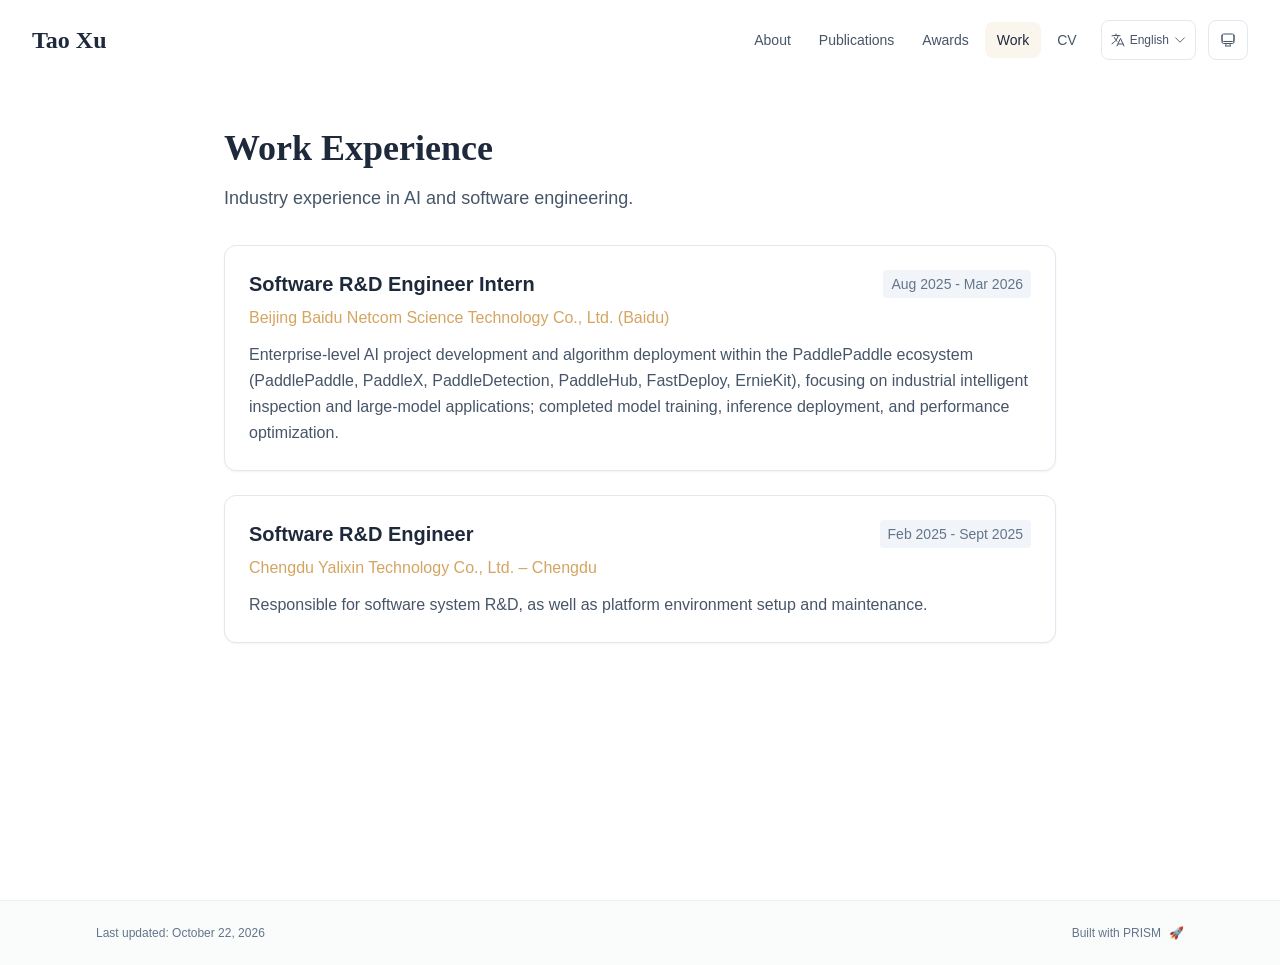
<file: work/index.html>
<!DOCTYPE html><html lang="en" class="scroll-smooth"><head><meta charSet="utf-8"/><meta name="viewport" content="width=device-width, initial-scale=1"/><link rel="stylesheet" href="/_next/static/css/16ac18946ecf734d.css" data-precedence="next"/><link rel="preload" as="script" fetchPriority="low" href="/_next/static/chunks/webpack-679b75d1c4c2027c.js"/><script src="/_next/static/chunks/4bd1b696-70b6d399998de86a.js" async=""></script><script src="/_next/static/chunks/684-5aaa8290a129f299.js" async=""></script><script src="/_next/static/chunks/main-app-534a162b90a20530.js" async=""></script><script src="/_next/static/chunks/461-a9a5d7b05a71d978.js" async=""></script><script src="/_next/static/chunks/874-6cc630662f3664af.js" async=""></script><script src="/_next/static/chunks/291-e39730cc9327e39b.js" async=""></script><script src="/_next/static/chunks/app/layout-7402e7da85205e7e.js" async=""></script><script src="/_next/static/chunks/178-595a94b9af1e67b5.js" async=""></script><script src="/_next/static/chunks/748-84df502d24ed20fb.js" async=""></script><script src="/_next/static/chunks/app/%5Bslug%5D/page-1c782e96265ff7b8.js" async=""></script><link rel="icon" href="/favicon.png" type="image/svg+xml"/><link rel="dns-prefetch" href="https://jialeliu.com"/><link rel="preconnect" href="https://jialeliu.com" crossorigin=""/><link rel="preload" as="font" type="font/woff2" href="https://jialeliu.com/fonts/georgiab.woff2" crossorigin=""/><script>
              try {
                const theme = localStorage.getItem('theme-storage');
                const parsed = theme ? JSON.parse(theme) : null;
                const setting = parsed?.state?.theme || 'system';
                const prefersDark = typeof window !== 'undefined' && window.matchMedia && window.matchMedia('(prefers-color-scheme: dark)').matches;
                const effective = setting === 'dark' ? 'dark' : (setting === 'light' ? 'light' : (prefersDark ? 'dark' : 'light'));
                var root = document.documentElement;
                root.classList.add(effective);
                root.setAttribute('data-theme', effective);
              } catch (e) {
                var root = document.documentElement;
                root.classList.add('light');
                root.setAttribute('data-theme', 'light');
              }
            </script><script>
    try {
      const cfg = {"enabled":true,"locales":["zh","en"],"defaultLocale":"en","mode":"auto","fixedLocale":"en","persist":true,"switcher":true,"labels":{"zh":"中文","en":"English"}};
      const storageKey = 'locale-storage';
      const normalize = (value) => typeof value === 'string' ? value.trim().replace('_', '-').toLowerCase() : '';
      const matchLocale = (candidate) => {
        const normalized = normalize(candidate);
        if (!normalized) return null;
        if (cfg.locales.includes(normalized)) return normalized;
        const language = normalized.split('-')[0];
        if (cfg.locales.includes(language)) return language;
        return null;
      };

      let resolved = null;

      if (!cfg.enabled) {
        resolved = cfg.defaultLocale;
      } else if (cfg.persist) {
        resolved = matchLocale(localStorage.getItem(storageKey));
      }

      if (!resolved) {
        if (cfg.mode === 'fixed') {
          resolved = cfg.fixedLocale;
        } else {
          resolved = matchLocale(navigator.language);
        }
      }

      if (!resolved) {
        resolved = cfg.defaultLocale;
      }

      const root = document.documentElement;
      root.lang = resolved;
      root.setAttribute('data-locale', resolved);

      if (cfg.persist) {
        localStorage.setItem(storageKey, resolved);
      }
    } catch (e) {
      const root = document.documentElement;
      root.lang = 'en';
      root.setAttribute('data-locale', 'en');
    }
  </script><script>
              (function(){
                // Fallback: reveal the server-rendered content if hydration has
                // not completed within 3s (slow network, JS failure, etc.).
                var t = setTimeout(function() {
                  var d = document.querySelector('[style*="visibility:hidden"]');
                  if (d) { d.style.visibility = 'visible'; d.style.opacity = '1'; }
                }, 3000);
                window.addEventListener('load', function() { clearTimeout(t); });
              })();
            </script><title>Work Experience | Tao Xu</title><meta name="description" content="Industry experience in AI and software engineering."/><meta name="author" content="Tao Xu"/><meta name="keywords" content="Tao Xu,PhD,Research,Nanjing University"/><meta name="creator" content="Tao Xu"/><meta name="publisher" content="Tao Xu"/><meta property="og:title" content="Tao Xu"/><meta property="og:description" content="Undergraduate at Sichuan University; incoming Ph.D. student at Nanjing University."/><meta property="og:site_name" content="Tao Xu&#x27;s Academic Website"/><meta property="og:locale" content="en_US"/><meta property="og:type" content="website"/><meta name="twitter:card" content="summary"/><meta name="twitter:title" content="Tao Xu"/><meta name="twitter:description" content="Undergraduate at Sichuan University; incoming Ph.D. student at Nanjing University."/><link rel="icon" href="/favicon.png"/><script>document.querySelectorAll('body link[rel="icon"], body link[rel="apple-touch-icon"]').forEach(el => document.head.appendChild(el))</script><script src="/_next/static/chunks/polyfills-42372ed130431b0a.js" noModule=""></script></head><body class="font-sans antialiased"><div style="visibility:hidden"><nav class="fixed top-0 left-0 right-0 z-50" data-headlessui-state=""><div class="transition-all duration-300 ease-out bg-transparent" style="transform:translateY(-100px)"><div class="max-w-7xl mx-auto px-4 sm:px-6 lg:px-8"><div class="flex justify-between items-center h-16 lg:h-20"><div class="flex-shrink-0" tabindex="0"><a class="text-xl lg:text-2xl font-serif font-semibold text-primary hover:text-accent transition-colors duration-200" href="/">Tao Xu</a></div><div class="hidden lg:block"><div class="ml-10 flex items-center space-x-3"><div class="relative flex items-baseline space-x-1"><a data-nav-href="/" class="relative px-3 py-2 text-sm font-medium rounded-lg transition-colors duration-150 text-neutral-600" href="/">About</a><a data-nav-href="/publications" class="relative px-3 py-2 text-sm font-medium rounded-lg transition-colors duration-150 text-neutral-600" href="/publications/">Publications</a><a data-nav-href="/awards" class="relative px-3 py-2 text-sm font-medium rounded-lg transition-colors duration-150 text-neutral-600" href="/awards/">Awards</a><a data-nav-href="/work" class="relative px-3 py-2 text-sm font-medium rounded-lg transition-colors duration-150 text-primary" href="/work/">Work</a><a data-nav-href="/cv" class="relative px-3 py-2 text-sm font-medium rounded-lg transition-colors duration-150 text-neutral-600" href="/cv/">CV</a></div><div class="flex items-center justify-center w-14 h-10 rounded-lg border border-neutral-200 dark:border-[rgba(148,163,184,0.24)] bg-background dark:bg-neutral-800"><div class="w-6 h-4 rounded bg-neutral-300 animate-pulse"></div></div><div class="flex items-center justify-center w-10 h-10 rounded-lg border border-neutral-200 dark:border-[rgba(148,163,184,0.24)] bg-background dark:bg-neutral-800"><div class="w-4 h-4 rounded-full bg-neutral-300 animate-pulse"></div></div></div></div><div class="lg:hidden flex items-center space-x-2"><div class="flex items-center justify-center w-14 h-10 rounded-lg border border-neutral-200 dark:border-[rgba(148,163,184,0.24)] bg-background dark:bg-neutral-800"><div class="w-6 h-4 rounded bg-neutral-300 animate-pulse"></div></div><div class="flex items-center justify-center w-10 h-10 rounded-lg border border-neutral-200 dark:border-[rgba(148,163,184,0.24)] bg-background dark:bg-neutral-800"><div class="w-4 h-4 rounded-full bg-neutral-300 animate-pulse"></div></div><button class="inline-flex items-center justify-center p-2 rounded-md text-neutral-600 hover:text-primary hover:bg-neutral-100 dark:hover:bg-neutral-800 focus:outline-none focus:ring-2 focus:ring-inset focus:ring-accent transition-colors duration-200" id="headlessui-disclosure-button-«R7pdb»" type="button" aria-expanded="false" data-headlessui-state=""><span class="sr-only">Open main menu</span><div><svg xmlns="http://www.w3.org/2000/svg" fill="none" viewBox="0 0 24 24" stroke-width="1.5" stroke="currentColor" aria-hidden="true" data-slot="icon" class="block h-6 w-6"><path stroke-linecap="round" stroke-linejoin="round" d="M3.75 6.75h16.5M3.75 12h16.5m-16.5 5.25h16.5"></path></svg></div></button></div></div></div></div></nav><main class="min-h-screen pt-16 lg:pt-20"><div class="max-w-4xl mx-auto px-4 sm:px-6 lg:px-8 py-12"><div style="opacity:0;transform:translateY(20px)"><div class="mb-8"><h1 class="text-4xl font-serif font-bold text-primary mb-4">Work Experience</h1><div class="text-lg text-neutral-600 dark:text-neutral-500 max-w-2xl leading-relaxed"><p class="mb-3 last:mb-0">Industry experience in AI and software engineering.</p></div></div><div class="grid gap-6"><div class="bg-white dark:bg-neutral-900 p-6 rounded-xl shadow-sm border border-neutral-200 dark:border-neutral-800 hover:shadow-lg transition-all duration-200 hover:scale-[1.01]" style="opacity:0;transform:translateY(20px)"><div class="flex justify-between items-start mb-2"><h3 class="text-xl font-semibold text-primary">Software R&amp;D Engineer Intern</h3><span class="text-sm text-neutral-500 font-medium bg-neutral-100 dark:bg-neutral-800 px-2 py-1 rounded">Aug 2025 - Mar 2026</span></div><p class="text-base text-accent font-medium mb-3">Beijing Baidu Netcom Science Technology Co., Ltd. (Baidu)</p><div class="text-base text-neutral-600 dark:text-neutral-500 leading-relaxed"><p class="mb-3 last:mb-0">Enterprise-level AI project development and algorithm deployment within the PaddlePaddle ecosystem (PaddlePaddle, PaddleX, PaddleDetection, PaddleHub, FastDeploy, ErnieKit), focusing on industrial intelligent inspection and large-model applications; completed model training, inference deployment, and performance optimization.</p></div></div><div class="bg-white dark:bg-neutral-900 p-6 rounded-xl shadow-sm border border-neutral-200 dark:border-neutral-800 hover:shadow-lg transition-all duration-200 hover:scale-[1.01]" style="opacity:0;transform:translateY(20px)"><div class="flex justify-between items-start mb-2"><h3 class="text-xl font-semibold text-primary">Software R&amp;D Engineer</h3><span class="text-sm text-neutral-500 font-medium bg-neutral-100 dark:bg-neutral-800 px-2 py-1 rounded">Feb 2025 - Sept 2025</span></div><p class="text-base text-accent font-medium mb-3">Chengdu Yalixin Technology Co., Ltd. – Chengdu</p><div class="text-base text-neutral-600 dark:text-neutral-500 leading-relaxed"><p class="mb-3 last:mb-0">Responsible for software system R&amp;D, as well as platform environment setup and maintenance.</p></div></div></div></div></div><!--$--><!--/$--><!--$--><!--/$--></main><footer class="border-t border-neutral-200/50 bg-neutral-50/50 dark:bg-neutral-900/50 dark:border-neutral-700/50"><div class="max-w-6xl mx-auto px-4 sm:px-6 lg:px-8 py-6"><div class="flex flex-col sm:flex-row justify-between items-center gap-2"><p class="text-xs text-neutral-500">Last updated<!-- -->: <!-- -->October 22, 2026</p><p class="text-xs text-neutral-500 flex items-center"><a href="https://github.com/xyjoey/PRISM" target="_blank" rel="noopener noreferrer">Built with PRISM</a><span class="ml-2">🚀</span></p></div></div></footer></div><script src="/_next/static/chunks/webpack-679b75d1c4c2027c.js" async=""></script><script>(self.__next_f=self.__next_f||[]).push([0])</script><script>self.__next_f.push([1,"1:\"$Sreact.fragment\"\n3:I[3719,[\"461\",\"static/chunks/461-a9a5d7b05a71d978.js\",\"874\",\"static/chunks/874-6cc630662f3664af.js\",\"291\",\"static/chunks/291-e39730cc9327e39b.js\",\"177\",\"static/chunks/app/layout-7402e7da85205e7e.js\"],\"ThemeProvider\"]\n4:I[310,[\"461\",\"static/chunks/461-a9a5d7b05a71d978.js\",\"874\",\"static/chunks/874-6cc630662f3664af.js\",\"291\",\"static/chunks/291-e39730cc9327e39b.js\",\"177\",\"static/chunks/app/layout-7402e7da85205e7e.js\"],\"LocaleProvider\"]\n5:I[4574,[\"461\",\"static/chunks/461-a9a5d7b05a71d978.js\",\"874\",\"static/chunks/874-6cc630662f3664af.js\",\"291\",\"static/chunks/291-e39730cc9327e39b.js\",\"177\",\"static/chunks/app/layout-7402e7da85205e7e.js\"],\"default\"]\n6:I[7555,[],\"\"]\n7:I[1295,[],\"\"]\n8:I[2548,[\"461\",\"static/chunks/461-a9a5d7b05a71d978.js\",\"874\",\"static/chunks/874-6cc630662f3664af.js\",\"291\",\"static/chunks/291-e39730cc9327e39b.js\",\"177\",\"static/chunks/app/layout-7402e7da85205e7e.js\"],\"default\"]\na:I[9665,[],\"MetadataBoundary\"]\nc:I[9665,[],\"OutletBoundary\"]\nf:I[4911,[],\"AsyncMetadataOutlet\"]\n11:I[9665,[],\"ViewportBoundary\"]\n13:I[6614,[],\"\"]\n:HL[\"/_next/static/css/16ac18946ecf734d.css\",\"style\"]\n2:T5d7,\n    try {\n      const cfg = {\"enabled\":true,\"locales\":[\"zh\",\"en\"],\"defaultLocale\":\"en\",\"mode\":\"auto\",\"fixedLocale\":\"en\",\"persist\":true,\"switcher\":true,\"labels\":{\"zh\":\"中文\",\"en\":\"English\"}};\n      const storageKey = 'locale-storage';\n      const normalize = (value) =\u003e typeof value === 'string' ? value.trim().replace('_', '-').toLowerCase() : '';\n      const matchLocale = (candidate) =\u003e {\n        const normalized = normalize(candidate);\n        if (!normalized) return null;\n        if (cfg.locales.includes(normalized)) return normalized;\n        const language = normalized.split('-')[0];\n        if (cfg.locales.includes(language)) return language;\n        return null;\n      };\n\n      let resolved = null;\n\n      if (!cfg.enabled) {\n        resolved = cfg.defaultLocale;\n      } else if (cfg.persist) {\n        resolved = matchLocale(localStorage.getItem(storageKey));\n      }\n\n      if (!resolved) {\n        if ("])</script><script>self.__next_f.push([1,"cfg.mode === 'fixed') {\n          resolved = cfg.fixedLocale;\n        } else {\n          resolved = matchLocale(navigator.language);\n        }\n      }\n\n      if (!resolved) {\n        resolved = cfg.defaultLocale;\n      }\n\n      const root = document.documentElement;\n      root.lang = resolved;\n      root.setAttribute('data-locale', resolved);\n\n      if (cfg.persist) {\n        localStorage.setItem(storageKey, resolved);\n      }\n    } catch (e) {\n      const root = document.documentElement;\n      root.lang = 'en';\n      root.setAttribute('data-locale', 'en');\n    }\n  "])</script><script>self.__next_f.push([1,"0:{\"P\":null,\"b\":\"ooBV8255TyfkI2J6QHNr0\",\"p\":\"\",\"c\":[\"\",\"work\",\"\"],\"i\":false,\"f\":[[[\"\",{\"children\":[[\"slug\",\"work\",\"d\"],{\"children\":[\"__PAGE__\",{}]}]},\"$undefined\",\"$undefined\",true],[\"\",[\"$\",\"$1\",\"c\",{\"children\":[[[\"$\",\"link\",\"0\",{\"rel\":\"stylesheet\",\"href\":\"/_next/static/css/16ac18946ecf734d.css\",\"precedence\":\"next\",\"crossOrigin\":\"$undefined\",\"nonce\":\"$undefined\"}]],[\"$\",\"html\",null,{\"lang\":\"en\",\"className\":\"scroll-smooth\",\"suppressHydrationWarning\":true,\"children\":[[\"$\",\"head\",null,{\"children\":[[\"$\",\"link\",null,{\"rel\":\"icon\",\"href\":\"/favicon.png\",\"type\":\"image/svg+xml\"}],[\"$\",\"link\",null,{\"rel\":\"dns-prefetch\",\"href\":\"https://jialeliu.com\"}],[\"$\",\"link\",null,{\"rel\":\"preconnect\",\"href\":\"https://jialeliu.com\",\"crossOrigin\":\"\"}],[\"$\",\"link\",null,{\"rel\":\"preload\",\"as\":\"font\",\"type\":\"font/woff2\",\"href\":\"https://jialeliu.com/fonts/georgiab.woff2\",\"crossOrigin\":\"\"}],[\"$\",\"script\",null,{\"dangerouslySetInnerHTML\":{\"__html\":\"\\n              try {\\n                const theme = localStorage.getItem('theme-storage');\\n                const parsed = theme ? JSON.parse(theme) : null;\\n                const setting = parsed?.state?.theme || 'system';\\n                const prefersDark = typeof window !== 'undefined' \u0026\u0026 window.matchMedia \u0026\u0026 window.matchMedia('(prefers-color-scheme: dark)').matches;\\n                const effective = setting === 'dark' ? 'dark' : (setting === 'light' ? 'light' : (prefersDark ? 'dark' : 'light'));\\n                var root = document.documentElement;\\n                root.classList.add(effective);\\n                root.setAttribute('data-theme', effective);\\n              } catch (e) {\\n                var root = document.documentElement;\\n                root.classList.add('light');\\n                root.setAttribute('data-theme', 'light');\\n              }\\n            \"}}],[\"$\",\"script\",null,{\"dangerouslySetInnerHTML\":{\"__html\":\"$2\"}}],[\"$\",\"script\",null,{\"dangerouslySetInnerHTML\":{\"__html\":\"\\n              (function(){\\n                // Fallback: reveal the server-rendered content if hydration has\\n                // not completed within 3s (slow network, JS failure, etc.).\\n                var t = setTimeout(function() {\\n                  var d = document.querySelector('[style*=\\\"visibility:hidden\\\"]');\\n                  if (d) { d.style.visibility = 'visible'; d.style.opacity = '1'; }\\n                }, 3000);\\n                window.addEventListener('load', function() { clearTimeout(t); });\\n              })();\\n            \"}}]]}],[\"$\",\"body\",null,{\"className\":\"font-sans antialiased\",\"children\":[\"$\",\"$L3\",null,{\"children\":[\"$\",\"$L4\",null,{\"config\":{\"enabled\":true,\"locales\":[\"zh\",\"en\"],\"defaultLocale\":\"en\",\"mode\":\"auto\",\"fixedLocale\":\"en\",\"persist\":true,\"switcher\":true,\"labels\":{\"zh\":\"中文\",\"en\":\"English\"}},\"children\":[[\"$\",\"$L5\",null,{\"items\":[{\"title\":\"About\",\"type\":\"page\",\"target\":\"about\",\"href\":\"/\"},{\"title\":\"Publications\",\"type\":\"page\",\"target\":\"publications\",\"href\":\"/publications\"},{\"title\":\"Awards\",\"type\":\"page\",\"target\":\"awards\",\"href\":\"/awards\"},{\"title\":\"Work\",\"type\":\"page\",\"target\":\"work\",\"href\":\"/work\"},{\"title\":\"CV\",\"type\":\"page\",\"target\":\"cv\",\"href\":\"/cv\"}],\"siteTitle\":\"Tao Xu\",\"enableOnePageMode\":false,\"i18n\":\"$0:f:0:1:1:props:children:1:props:children:1:props:children:props:children:props:config\",\"itemsByLocale\":{\"zh\":[{\"title\":\"关于我\",\"type\":\"page\",\"target\":\"about\",\"href\":\"/\"},{\"title\":\"论文\",\"type\":\"page\",\"target\":\"publications\",\"href\":\"/publications\"},{\"title\":\"奖项\",\"type\":\"page\",\"target\":\"awards\",\"href\":\"/awards\"},{\"title\":\"工作经历\",\"type\":\"page\",\"target\":\"work\",\"href\":\"/work\"},{\"title\":\"简历\",\"type\":\"page\",\"target\":\"cv\",\"href\":\"/cv\"}],\"en\":[{\"title\":\"About\",\"type\":\"page\",\"target\":\"about\",\"href\":\"/\"},{\"title\":\"Publications\",\"type\":\"page\",\"target\":\"publications\",\"href\":\"/publications\"},{\"title\":\"Awards\",\"type\":\"page\",\"target\":\"awards\",\"href\":\"/awards\"},{\"title\":\"Work\",\"type\":\"page\",\"target\":\"work\",\"href\":\"/work\"},{\"title\":\"CV\",\"type\":\"page\",\"target\":\"cv\",\"href\":\"/cv\"}]},\"siteTitleByLocale\":{\"zh\":\"许涛\",\"en\":\"Tao Xu\"}}],[\"$\",\"main\",null,{\"className\":\"min-h-screen pt-16 lg:pt-20\",\"children\":[\"$\",\"$L6\",null,{\"parallelRouterKey\":\"children\",\"error\":\"$undefined\",\"errorStyles\":\"$undefined\",\"errorScripts\":\"$undefined\",\"template\":[\"$\",\"$L7\",null,{}],\"templateStyles\":\"$undefined\",\"templateScripts\":\"$undefined\",\"notFound\":[[[\"$\",\"title\",null,{\"children\":\"404: This page could not be found.\"}],[\"$\",\"div\",null,{\"style\":{\"fontFamily\":\"system-ui,\\\"Segoe UI\\\",Roboto,Helvetica,Arial,sans-serif,\\\"Apple Color Emoji\\\",\\\"Segoe UI Emoji\\\"\",\"height\":\"100vh\",\"textAlign\":\"center\",\"display\":\"flex\",\"flexDirection\":\"column\",\"alignItems\":\"center\",\"justifyContent\":\"center\"},\"children\":[\"$\",\"div\",null,{\"children\":[[\"$\",\"style\",null,{\"dangerouslySetInnerHTML\":{\"__html\":\"body{color:#000;background:#fff;margin:0}.next-error-h1{border-right:1px solid rgba(0,0,0,.3)}@media (prefers-color-scheme:dark){body{color:#fff;background:#000}.next-error-h1{border-right:1px solid rgba(255,255,255,.3)}}\"}}],[\"$\",\"h1\",null,{\"className\":\"next-error-h1\",\"style\":{\"display\":\"inline-block\",\"margin\":\"0 20px 0 0\",\"padding\":\"0 23px 0 0\",\"fontSize\":24,\"fontWeight\":500,\"verticalAlign\":\"top\",\"lineHeight\":\"49px\"},\"children\":404}],[\"$\",\"div\",null,{\"style\":{\"display\":\"inline-block\"},\"children\":[\"$\",\"h2\",null,{\"style\":{\"fontSize\":14,\"fontWeight\":400,\"lineHeight\":\"49px\",\"margin\":0},\"children\":\"This page could not be found.\"}]}]]}]}]],[]],\"forbidden\":\"$undefined\",\"unauthorized\":\"$undefined\"}]}],[\"$\",\"$L8\",null,{\"lastUpdated\":\"October 22, 2026\",\"lastUpdatedByLocale\":{\"zh\":\"2026年10月22日\",\"en\":\"October 22, 2026\"},\"defaultLocale\":\"en\"}]]}]}]}]]}]]}],{\"children\":[[\"slug\",\"work\",\"d\"],[\"$\",\"$1\",\"c\",{\"children\":[null,[\"$\",\"$L6\",null,{\"parallelRouterKey\":\"children\",\"error\":\"$undefined\",\"errorStyles\":\"$undefined\",\"errorScripts\":\"$undefined\",\"template\":[\"$\",\"$L7\",null,{}],\"templateStyles\":\"$undefined\",\"templateScripts\":\"$undefined\",\"notFound\":\"$undefined\",\"forbidden\":\"$undefined\",\"unauthorized\":\"$undefined\"}]]}],{\"children\":[\"__PAGE__\",[\"$\",\"$1\",\"c\",{\"children\":[\"$L9\",[\"$\",\"$La\",null,{\"children\":\"$Lb\"}],null,[\"$\",\"$Lc\",null,{\"children\":[\"$Ld\",\"$Le\",[\"$\",\"$Lf\",null,{\"promise\":\"$@10\"}]]}]]}],{},null,false]},null,false]},null,false],[\"$\",\"$1\",\"h\",{\"children\":[null,[\"$\",\"$1\",\"tS77flmiwYJYTunCTBAoi\",{\"children\":[[\"$\",\"$L11\",null,{\"children\":\"$L12\"}],null]}],null]}],false]],\"m\":\"$undefined\",\"G\":[\"$13\",\"$undefined\"],\"s\":false,\"S\":true}\n"])</script><script>self.__next_f.push([1,"14:\"$Sreact.suspense\"\n15:I[4911,[],\"AsyncMetadata\"]\n17:I[2382,[\"461\",\"static/chunks/461-a9a5d7b05a71d978.js\",\"178\",\"static/chunks/178-595a94b9af1e67b5.js\",\"748\",\"static/chunks/748-84df502d24ed20fb.js\",\"182\",\"static/chunks/app/%5Bslug%5D/page-1c782e96265ff7b8.js\"],\"default\"]\nb:[\"$\",\"$14\",null,{\"fallback\":null,\"children\":[\"$\",\"$L15\",null,{\"promise\":\"$@16\"}]}]\n9:[\"$\",\"$L17\",null,{\"dataByLocale\":{\"zh\":{\"type\":\"card\",\"config\":{\"type\":\"card\",\"title\":\"工作经历\",\"description\":\"人工智能与软件工程领域的企业工作经历。\",\"items\":[{\"title\":\"软件研发工程师（日常实习生）\",\"subtitle\":\"北京百度网讯科技有限公司\",\"date\":\"2025.08 - 2026.03\",\"content\":\"基于飞桨生态（PaddlePaddle、PaddleX、PaddleDetection、PaddleHub、FastDeploy、ErnieKit）负责企业级 AI 项目开发与算法落地，聚焦工业智能检测与大模型应用，完成模型训练、部署推理及性能优化。\"},{\"title\":\"软件研发工程师\",\"subtitle\":\"成都亚利欣科技有限公司 – 成都\",\"date\":\"2025.02 - 2025.09\",\"content\":\"负责相关软件系统的研发，以及平台环境的搭建、维护等。\"}]}},\"en\":{\"type\":\"card\",\"config\":{\"type\":\"card\",\"title\":\"Work Experience\",\"description\":\"Industry experience in AI and software engineering.\",\"items\":[{\"title\":\"Software R\u0026D Engineer Intern\",\"subtitle\":\"Beijing Baidu Netcom Science Technology Co., Ltd. (Baidu)\",\"date\":\"Aug 2025 - Mar 2026\",\"content\":\"Enterprise-level AI project development and algorithm deployment within the PaddlePaddle ecosystem (PaddlePaddle, PaddleX, PaddleDetection, PaddleHub, FastDeploy, ErnieKit), focusing on industrial intelligent inspection and large-model applications; completed model training, inference deployment, and performance optimization.\"},{\"title\":\"Software R\u0026D Engineer\",\"subtitle\":\"Chengdu Yalixin Technology Co., Ltd. – Chengdu\",\"date\":\"Feb 2025 - Sept 2025\",\"content\":\"Responsible for software system R\u0026D, as well as platform environment setup and maintenance.\"}]}}},\"defaultLocale\":\"en\"}]\n"])</script><script>self.__next_f.push([1,"e:null\n"])</script><script>self.__next_f.push([1,"12:[[\"$\",\"meta\",\"0\",{\"charSet\":\"utf-8\"}],[\"$\",\"meta\",\"1\",{\"name\":\"viewport\",\"content\":\"width=device-width, initial-scale=1\"}]]\nd:null\n"])</script><script>self.__next_f.push([1,"16:{\"metadata\":[[\"$\",\"title\",\"0\",{\"children\":\"Work Experience | Tao Xu\"}],[\"$\",\"meta\",\"1\",{\"name\":\"description\",\"content\":\"Industry experience in AI and software engineering.\"}],[\"$\",\"meta\",\"2\",{\"name\":\"author\",\"content\":\"Tao Xu\"}],[\"$\",\"meta\",\"3\",{\"name\":\"keywords\",\"content\":\"Tao Xu,PhD,Research,Nanjing University\"}],[\"$\",\"meta\",\"4\",{\"name\":\"creator\",\"content\":\"Tao Xu\"}],[\"$\",\"meta\",\"5\",{\"name\":\"publisher\",\"content\":\"Tao Xu\"}],[\"$\",\"meta\",\"6\",{\"property\":\"og:title\",\"content\":\"Tao Xu\"}],[\"$\",\"meta\",\"7\",{\"property\":\"og:description\",\"content\":\"Undergraduate at Sichuan University; incoming Ph.D. student at Nanjing University.\"}],[\"$\",\"meta\",\"8\",{\"property\":\"og:site_name\",\"content\":\"Tao Xu's Academic Website\"}],[\"$\",\"meta\",\"9\",{\"property\":\"og:locale\",\"content\":\"en_US\"}],[\"$\",\"meta\",\"10\",{\"property\":\"og:type\",\"content\":\"website\"}],[\"$\",\"meta\",\"11\",{\"name\":\"twitter:card\",\"content\":\"summary\"}],[\"$\",\"meta\",\"12\",{\"name\":\"twitter:title\",\"content\":\"Tao Xu\"}],[\"$\",\"meta\",\"13\",{\"name\":\"twitter:description\",\"content\":\"Undergraduate at Sichuan University; incoming Ph.D. student at Nanjing University.\"}],[\"$\",\"link\",\"14\",{\"rel\":\"icon\",\"href\":\"/favicon.png\"}]],\"error\":null,\"digest\":\"$undefined\"}\n10:{\"metadata\":\"$16:metadata\",\"error\":null,\"digest\":\"$undefined\"}\n"])</script></body></html>
</file>
<file: _next/static/css/16ac18946ecf734d.css>
/*! tailwindcss v4.1.10 | MIT License | https://tailwindcss.com */@layer properties{@supports (((-webkit-hyphens:none)) and (not (margin-trim:inline))) or ((-moz-orient:inline) and (not (color:rgb(from red r g b)))){*,::backdrop,:after,:before{--tw-translate-x:0;--tw-translate-y:0;--tw-translate-z:0;--tw-rotate-x:initial;--tw-rotate-y:initial;--tw-rotate-z:initial;--tw-skew-x:initial;--tw-skew-y:initial;--tw-space-y-reverse:0;--tw-space-x-reverse:0;--tw-border-style:solid;--tw-leading:initial;--tw-font-weight:initial;--tw-tracking:initial;--tw-shadow:0 0 #0000;--tw-shadow-color:initial;--tw-shadow-alpha:100%;--tw-inset-shadow:0 0 #0000;--tw-inset-shadow-color:initial;--tw-inset-shadow-alpha:100%;--tw-ring-color:initial;--tw-ring-shadow:0 0 #0000;--tw-inset-ring-color:initial;--tw-inset-ring-shadow:0 0 #0000;--tw-ring-inset:initial;--tw-ring-offset-width:0px;--tw-ring-offset-color:#fff;--tw-ring-offset-shadow:0 0 #0000;--tw-blur:initial;--tw-brightness:initial;--tw-contrast:initial;--tw-grayscale:initial;--tw-hue-rotate:initial;--tw-invert:initial;--tw-opacity:initial;--tw-saturate:initial;--tw-sepia:initial;--tw-drop-shadow:initial;--tw-drop-shadow-color:initial;--tw-drop-shadow-alpha:100%;--tw-drop-shadow-size:initial;--tw-backdrop-blur:initial;--tw-backdrop-brightness:initial;--tw-backdrop-contrast:initial;--tw-backdrop-grayscale:initial;--tw-backdrop-hue-rotate:initial;--tw-backdrop-invert:initial;--tw-backdrop-opacity:initial;--tw-backdrop-saturate:initial;--tw-backdrop-sepia:initial;--tw-duration:initial;--tw-ease:initial;--tw-scale-x:1;--tw-scale-y:1;--tw-scale-z:1}}}@layer theme{:host,:root{--font-sans:"Inter",-apple-system,BlinkMacSystemFont,"Segoe UI",Roboto,sans-serif;--color-red-50:oklch(97.1% .013 17.38);--color-red-400:oklch(70.4% .191 22.216);--color-red-600:oklch(57.7% .245 27.325);--color-red-900:oklch(39.6% .141 25.723);--color-white:#fff;--spacing:.25rem;--container-2xl:42rem;--container-3xl:48rem;--container-4xl:56rem;--container-6xl:72rem;--container-7xl:80rem;--text-xs:.75rem;--text-xs--line-height:calc(1/.75);--text-sm:.875rem;--text-sm--line-height:calc(1.25/.875);--text-base:1rem;--text-base--line-height:calc(1.5/1);--text-lg:1.125rem;--text-lg--line-height:calc(1.75/1.125);--text-xl:1.25rem;--text-xl--line-height:calc(1.75/1.25);--text-2xl:1.5rem;--text-2xl--line-height:calc(2/1.5);--text-3xl:1.875rem;--text-3xl--line-height:calc(2.25/1.875);--text-4xl:2.25rem;--text-4xl--line-height:calc(2.5/2.25);--font-weight-medium:500;--font-weight-semibold:600;--font-weight-bold:700;--leading-tight:1.25;--leading-relaxed:1.625;--radius-md:.375rem;--radius-lg:.5rem;--radius-xl:.75rem;--radius-2xl:1rem;--ease-out:cubic-bezier(0,0,.2,1);--animate-pulse:pulse 2s cubic-bezier(.4,0,.6,1)infinite;--blur-xl:24px;--aspect-video:16/9;--default-transition-duration:.15s;--default-transition-timing-function:cubic-bezier(.4,0,.2,1);--default-font-family:"Inter",-apple-system,BlinkMacSystemFont,"Segoe UI",Roboto,sans-serif;--default-mono-font-family:"SF Mono",Monaco,"Cascadia Code","Roboto Mono",Consolas,"Courier New",monospace;--line-height-normal:1.5;--shadow-glass:0 8px 32px 0 #1f26875e}}@layer base{*,::backdrop,:after,:before{box-sizing:border-box;border:0 solid;margin:0;padding:0}::file-selector-button{box-sizing:border-box;border:0 solid;margin:0;padding:0}:host,html{-webkit-text-size-adjust:100%;tab-size:4;line-height:1.5;font-family:var(--default-font-family,ui-sans-serif,system-ui,sans-serif,"Apple Color Emoji","Segoe UI Emoji","Segoe UI Symbol","Noto Color Emoji");font-feature-settings:var(--default-font-feature-settings,normal);font-variation-settings:var(--default-font-variation-settings,normal);-webkit-tap-highlight-color:transparent}hr{height:0;color:inherit;border-top-width:1px}abbr:where([title]){-webkit-text-decoration:underline dotted;text-decoration:underline dotted}h1,h2,h3,h4,h5,h6{font-size:inherit;font-weight:inherit}a{color:inherit;-webkit-text-decoration:inherit;text-decoration:inherit}b,strong{font-weight:bolder}code,kbd,pre,samp{font-family:var(--default-mono-font-family,ui-monospace,SFMono-Regular,Menlo,Monaco,Consolas,"Liberation Mono","Courier New",monospace);font-feature-settings:var(--default-mono-font-feature-settings,normal);font-variation-settings:var(--default-mono-font-variation-settings,normal);font-size:1em}small{font-size:80%}sub,sup{vertical-align:baseline;font-size:75%;line-height:0;position:relative}sub{bottom:-.25em}sup{top:-.5em}table{text-indent:0;border-color:inherit;border-collapse:collapse}:-moz-focusring{outline:auto}progress{vertical-align:baseline}summary{display:list-item}menu,ol,ul{list-style:none}audio,canvas,embed,iframe,img,object,svg,video{vertical-align:middle;display:block}img,video{max-width:100%;height:auto}button,input,optgroup,select,textarea{font:inherit;font-feature-settings:inherit;font-variation-settings:inherit;letter-spacing:inherit;color:inherit;opacity:1;background-color:#0000;border-radius:0}::file-selector-button{font:inherit;font-feature-settings:inherit;font-variation-settings:inherit;letter-spacing:inherit;color:inherit;opacity:1;background-color:#0000;border-radius:0}:where(select:is([multiple],[size])) optgroup{font-weight:bolder}:where(select:is([multiple],[size])) optgroup option{padding-inline-start:20px}::file-selector-button{margin-inline-end:4px}::placeholder{opacity:1}@supports (not ((-webkit-appearance:-apple-pay-button))) or (contain-intrinsic-size:1px){::placeholder{color:currentColor}@supports (color:color-mix(in lab,red,red)){::placeholder{color:color-mix(in oklab,currentcolor 50%,transparent)}}}textarea{resize:vertical}::-webkit-search-decoration{-webkit-appearance:none}::-webkit-date-and-time-value{min-height:1lh;text-align:inherit}::-webkit-datetime-edit{display:inline-flex}::-webkit-datetime-edit-fields-wrapper{padding:0}::-webkit-datetime-edit,::-webkit-datetime-edit-year-field{padding-block:0}::-webkit-datetime-edit-day-field,::-webkit-datetime-edit-month-field{padding-block:0}::-webkit-datetime-edit-hour-field,::-webkit-datetime-edit-minute-field{padding-block:0}::-webkit-datetime-edit-millisecond-field,::-webkit-datetime-edit-second-field{padding-block:0}::-webkit-datetime-edit-meridiem-field{padding-block:0}:-moz-ui-invalid{box-shadow:none}button,input:where([type=button],[type=reset],[type=submit]){appearance:button}::file-selector-button{appearance:button}::-webkit-inner-spin-button,::-webkit-outer-spin-button{height:auto}[hidden]:where(:not([hidden=until-found])){display:none!important}}@layer components;@layer utilities{.pointer-events-none{pointer-events:none}.visible{visibility:visible}.sr-only{clip:rect(0,0,0,0);white-space:nowrap;border-width:0;width:1px;height:1px;margin:-1px;padding:0;overflow:hidden}.absolute,.sr-only{position:absolute}.fixed{position:fixed}.relative{position:relative}.static{position:static}.sticky{position:sticky}.inset-0{inset:calc(var(--spacing)*0)}.top-0{top:calc(var(--spacing)*0)}.top-1\/2{top:50%}.top-2{top:calc(var(--spacing)*2)}.top-8{top:calc(var(--spacing)*8)}.top-full{top:100%}.right-0{right:calc(var(--spacing)*0)}.right-2{right:calc(var(--spacing)*2)}.left-0{left:calc(var(--spacing)*0)}.left-1\/2{left:50%}.left-3{left:calc(var(--spacing)*3)}.z-10{z-index:10}.z-20{z-index:20}.z-40{z-index:40}.z-50{z-index:50}.container{width:100%}@media (min-width:40rem){.container{max-width:40rem}}@media (min-width:48rem){.container{max-width:48rem}}@media (min-width:64rem){.container{max-width:64rem}}@media (min-width:80rem){.container{max-width:80rem}}@media (min-width:96rem){.container{max-width:96rem}}.mx-auto{margin-inline:auto}.my-4{margin-block:calc(var(--spacing)*4)}.mt-1{margin-top:calc(var(--spacing)*1)}.mt-2{margin-top:calc(var(--spacing)*2)}.mt-4{margin-top:calc(var(--spacing)*4)}.mt-6{margin-top:calc(var(--spacing)*6)}.mt-8{margin-top:calc(var(--spacing)*8)}.mt-auto{margin-top:auto}.mr-1{margin-right:calc(var(--spacing)*1)}.mr-1\.5{margin-right:calc(var(--spacing)*1.5)}.mr-2{margin-right:calc(var(--spacing)*2)}.mb-1{margin-bottom:calc(var(--spacing)*1)}.mb-2{margin-bottom:calc(var(--spacing)*2)}.mb-3{margin-bottom:calc(var(--spacing)*3)}.mb-4{margin-bottom:calc(var(--spacing)*4)}.mb-6{margin-bottom:calc(var(--spacing)*6)}.mb-8{margin-bottom:calc(var(--spacing)*8)}.ml-0{margin-left:calc(var(--spacing)*0)}.ml-2{margin-left:calc(var(--spacing)*2)}.ml-4{margin-left:calc(var(--spacing)*4)}.ml-10{margin-left:calc(var(--spacing)*10)}.line-clamp-2{-webkit-line-clamp:2}.line-clamp-2,.line-clamp-3{-webkit-box-orient:vertical;display:-webkit-box;overflow:hidden}.line-clamp-3{-webkit-line-clamp:3}.block{display:block}.contents{display:contents}.flex{display:flex}.grid{display:grid}.hidden{display:none}.inline{display:inline}.inline-flex{display:inline-flex}.aspect-video{aspect-ratio:var(--aspect-video)}.h-0{height:calc(var(--spacing)*0)}.h-2\.5{height:calc(var(--spacing)*2.5)}.h-3{height:calc(var(--spacing)*3)}.h-3\.5{height:calc(var(--spacing)*3.5)}.h-4{height:calc(var(--spacing)*4)}.h-5{height:calc(var(--spacing)*5)}.h-6{height:calc(var(--spacing)*6)}.h-10{height:calc(var(--spacing)*10)}.h-16{height:calc(var(--spacing)*16)}.h-64{height:calc(var(--spacing)*64)}.h-full{height:100%}.min-h-screen{min-height:100vh}.w-0{width:calc(var(--spacing)*0)}.w-2\.5{width:calc(var(--spacing)*2.5)}.w-3{width:calc(var(--spacing)*3)}.w-3\.5{width:calc(var(--spacing)*3.5)}.w-4{width:calc(var(--spacing)*4)}.w-5{width:calc(var(--spacing)*5)}.w-6{width:calc(var(--spacing)*6)}.w-10{width:calc(var(--spacing)*10)}.w-14{width:calc(var(--spacing)*14)}.w-16{width:calc(var(--spacing)*16)}.w-32{width:calc(var(--spacing)*32)}.w-36{width:calc(var(--spacing)*36)}.w-64{width:calc(var(--spacing)*64)}.w-full{width:100%}.max-w-2xl{max-width:var(--container-2xl)}.max-w-3xl{max-width:var(--container-3xl)}.max-w-4xl{max-width:var(--container-4xl)}.max-w-6xl{max-width:var(--container-6xl)}.max-w-7xl{max-width:var(--container-7xl)}.max-w-\[calc\(100vw-2rem\)\]{max-width:calc(100vw - 2rem)}.flex-shrink-0{flex-shrink:0}.flex-grow{flex-grow:1}.-translate-x-1\/2{--tw-translate-x:calc(calc(1/2*100%)*-1)}.-translate-x-1\/2,.-translate-y-1\/2{translate:var(--tw-translate-x)var(--tw-translate-y)}.-translate-y-1\/2{--tw-translate-y:calc(calc(1/2*100%)*-1)}.-translate-y-full{--tw-translate-y:-100%;translate:var(--tw-translate-x)var(--tw-translate-y)}.transform{transform:var(--tw-rotate-x,)var(--tw-rotate-y,)var(--tw-rotate-z,)var(--tw-skew-x,)var(--tw-skew-y,)}.animate-pulse{animation:var(--animate-pulse)}.cursor-pointer{cursor:pointer}.resize{resize:both}.scroll-mt-24{scroll-margin-top:calc(var(--spacing)*24)}.list-inside{list-style-position:inside}.list-decimal{list-style-type:decimal}.list-disc{list-style-type:disc}.grid-cols-1{grid-template-columns:repeat(1,minmax(0,1fr))}.flex-col{flex-direction:column}.flex-wrap{flex-wrap:wrap}.items-baseline{align-items:baseline}.items-center{align-items:center}.items-start{align-items:flex-start}.justify-between{justify-content:space-between}.justify-center{justify-content:center}.gap-1{gap:calc(var(--spacing)*1)}.gap-2{gap:calc(var(--spacing)*2)}.gap-3{gap:calc(var(--spacing)*3)}.gap-4{gap:calc(var(--spacing)*4)}.gap-6{gap:calc(var(--spacing)*6)}.gap-12{gap:calc(var(--spacing)*12)}:where(.space-y-1>:not(:last-child)){--tw-space-y-reverse:0;margin-block-start:calc(calc(var(--spacing)*1)*var(--tw-space-y-reverse));margin-block-end:calc(calc(var(--spacing)*1)*calc(1 - var(--tw-space-y-reverse)))}:where(.space-y-2>:not(:last-child)){--tw-space-y-reverse:0;margin-block-start:calc(calc(var(--spacing)*2)*var(--tw-space-y-reverse));margin-block-end:calc(calc(var(--spacing)*2)*calc(1 - var(--tw-space-y-reverse)))}:where(.space-y-3>:not(:last-child)){--tw-space-y-reverse:0;margin-block-start:calc(calc(var(--spacing)*3)*var(--tw-space-y-reverse));margin-block-end:calc(calc(var(--spacing)*3)*calc(1 - var(--tw-space-y-reverse)))}:where(.space-y-4>:not(:last-child)){--tw-space-y-reverse:0;margin-block-start:calc(calc(var(--spacing)*4)*var(--tw-space-y-reverse));margin-block-end:calc(calc(var(--spacing)*4)*calc(1 - var(--tw-space-y-reverse)))}:where(.space-y-6>:not(:last-child)){--tw-space-y-reverse:0;margin-block-start:calc(calc(var(--spacing)*6)*var(--tw-space-y-reverse));margin-block-end:calc(calc(var(--spacing)*6)*calc(1 - var(--tw-space-y-reverse)))}:where(.space-y-8>:not(:last-child)){--tw-space-y-reverse:0;margin-block-start:calc(calc(var(--spacing)*8)*var(--tw-space-y-reverse));margin-block-end:calc(calc(var(--spacing)*8)*calc(1 - var(--tw-space-y-reverse)))}:where(.space-x-0\.5>:not(:last-child)){--tw-space-x-reverse:0;margin-inline-start:calc(calc(var(--spacing)*.5)*var(--tw-space-x-reverse));margin-inline-end:calc(calc(var(--spacing)*.5)*calc(1 - var(--tw-space-x-reverse)))}:where(.space-x-1>:not(:last-child)){--tw-space-x-reverse:0;margin-inline-start:calc(calc(var(--spacing)*1)*var(--tw-space-x-reverse));margin-inline-end:calc(calc(var(--spacing)*1)*calc(1 - var(--tw-space-x-reverse)))}:where(.space-x-2>:not(:last-child)){--tw-space-x-reverse:0;margin-inline-start:calc(calc(var(--spacing)*2)*var(--tw-space-x-reverse));margin-inline-end:calc(calc(var(--spacing)*2)*calc(1 - var(--tw-space-x-reverse)))}:where(.space-x-3>:not(:last-child)){--tw-space-x-reverse:0;margin-inline-start:calc(calc(var(--spacing)*3)*var(--tw-space-x-reverse));margin-inline-end:calc(calc(var(--spacing)*3)*calc(1 - var(--tw-space-x-reverse)))}.overflow-hidden{overflow:hidden}.overflow-x-auto{overflow-x:auto}.scroll-smooth{scroll-behavior:smooth}.rounded{border-radius:.25rem}.rounded-2xl{border-radius:var(--radius-2xl)}.rounded-full{border-radius:3.40282e+38px}.rounded-lg{border-radius:var(--radius-lg)}.rounded-md{border-radius:var(--radius-md)}.rounded-xl{border-radius:var(--radius-xl)}.border{border-style:var(--tw-border-style);border-width:1px}.border-t{border-top-style:var(--tw-border-style);border-top-width:1px}.border-t-4{border-top-style:var(--tw-border-style);border-top-width:4px}.border-r-4{border-right-style:var(--tw-border-style);border-right-width:4px}.border-b{border-bottom-style:var(--tw-border-style);border-bottom-width:1px}.border-l-4{border-left-style:var(--tw-border-style);border-left-width:4px}.border-accent,.border-accent\/50{border-color:var(--accent)}@supports (color:color-mix(in lab,red,red)){.border-accent\/50{border-color:color-mix(in oklab,var(--accent)50%,transparent)}}.border-neutral-100{border-color:var(--neutral-100)}.border-neutral-200,.border-neutral-200\/50{border-color:var(--neutral-200)}@supports (color:color-mix(in lab,red,red)){.border-neutral-200\/50{border-color:color-mix(in oklab,var(--neutral-200)50%,transparent)}}.border-transparent{border-color:#0000}.border-t-accent{border-top-color:var(--accent)}.border-t-neutral-800{border-top-color:var(--neutral-800)}.bg-accent,.bg-accent\/10{background-color:var(--accent)}@supports (color:color-mix(in lab,red,red)){.bg-accent\/10{background-color:color-mix(in oklab,var(--accent)10%,transparent)}}.bg-accent\/\[0\.07\]{background-color:var(--accent)}@supports (color:color-mix(in lab,red,red)){.bg-accent\/\[0\.07\]{background-color:color-mix(in oklab,var(--accent)7%,transparent)}}.bg-background,.bg-background\/80{background-color:var(--background)}@supports (color:color-mix(in lab,red,red)){.bg-background\/80{background-color:color-mix(in oklab,var(--background)80%,transparent)}}.bg-background\/95{background-color:var(--background)}@supports (color:color-mix(in lab,red,red)){.bg-background\/95{background-color:color-mix(in oklab,var(--background)95%,transparent)}}.bg-neutral-50,.bg-neutral-50\/50{background-color:var(--neutral-50)}@supports (color:color-mix(in lab,red,red)){.bg-neutral-50\/50{background-color:color-mix(in oklab,var(--neutral-50)50%,transparent)}}.bg-neutral-100{background-color:var(--neutral-100)}.bg-neutral-300{background-color:var(--neutral-300)}.bg-neutral-800{background-color:var(--neutral-800)}.bg-red-50{background-color:var(--color-red-50)}.bg-transparent{background-color:#0000}.bg-white{background-color:var(--color-white)}.object-cover{object-fit:cover}.object-\[32\%_center\]{object-position:32% center}.p-1\.5{padding:calc(var(--spacing)*1.5)}.p-2{padding:calc(var(--spacing)*2)}.p-4{padding:calc(var(--spacing)*4)}.p-6{padding:calc(var(--spacing)*6)}.px-1\.5{padding-inline:calc(var(--spacing)*1.5)}.px-2{padding-inline:calc(var(--spacing)*2)}.px-3{padding-inline:calc(var(--spacing)*3)}.px-4{padding-inline:calc(var(--spacing)*4)}.py-0\.5{padding-block:calc(var(--spacing)*.5)}.py-1{padding-block:calc(var(--spacing)*1)}.py-2{padding-block:calc(var(--spacing)*2)}.py-3{padding-block:calc(var(--spacing)*3)}.py-6{padding-block:calc(var(--spacing)*6)}.py-8{padding-block:calc(var(--spacing)*8)}.py-12{padding-block:calc(var(--spacing)*12)}.pt-2{padding-top:calc(var(--spacing)*2)}.pt-16{padding-top:calc(var(--spacing)*16)}.pr-4{padding-right:calc(var(--spacing)*4)}.pb-2{padding-bottom:calc(var(--spacing)*2)}.pb-3{padding-bottom:calc(var(--spacing)*3)}.pl-4{padding-left:calc(var(--spacing)*4)}.pl-10{padding-left:calc(var(--spacing)*10)}.text-center{text-align:center}.font-mono{font-family:SF Mono,Monaco,Cascadia Code,Roboto Mono,Consolas,Courier New,monospace}.font-sans{font-family:Inter,-apple-system,BlinkMacSystemFont,Segoe UI,Roboto,sans-serif}.font-serif{font-family:Georgia CDN,Georgia,serif}.text-2xl{font-size:var(--text-2xl);line-height:var(--tw-leading,var(--text-2xl--line-height))}.text-3xl{font-size:var(--text-3xl);line-height:var(--tw-leading,var(--text-3xl--line-height))}.text-4xl{font-size:var(--text-4xl);line-height:var(--tw-leading,var(--text-4xl--line-height))}.text-base{font-size:var(--text-base);line-height:var(--tw-leading,var(--text-base--line-height))}.text-lg{font-size:var(--text-lg);line-height:var(--tw-leading,var(--text-lg--line-height))}.text-sm{font-size:var(--text-sm);line-height:var(--tw-leading,var(--text-sm--line-height))}.text-xl{font-size:var(--text-xl);line-height:var(--tw-leading,var(--text-xl--line-height))}.text-xs{font-size:var(--text-xs);line-height:var(--tw-leading,var(--text-xs--line-height))}.text-\[0\.88em\]{font-size:.88em}.text-\[0\.95em\]{font-size:.95em}.leading-relaxed{--tw-leading:var(--leading-relaxed);line-height:var(--leading-relaxed)}.leading-tight{--tw-leading:var(--leading-tight);line-height:var(--leading-tight)}.font-bold{--tw-font-weight:var(--font-weight-bold);font-weight:var(--font-weight-bold)}.font-medium{--tw-font-weight:var(--font-weight-medium);font-weight:var(--font-weight-medium)}.font-semibold{--tw-font-weight:var(--font-weight-semibold);font-weight:var(--font-weight-semibold)}.tracking-\[0\.08em\]{--tw-tracking:.08em;letter-spacing:.08em}.break-words{overflow-wrap:break-word}.whitespace-nowrap{white-space:nowrap}.whitespace-pre-wrap{white-space:pre-wrap}.text-accent{color:var(--accent)}.text-neutral-400{color:var(--neutral-400)}.text-neutral-500{color:var(--neutral-500)}.text-neutral-600{color:var(--neutral-600)}.text-neutral-700{color:var(--neutral-700)}.text-neutral-800{color:var(--neutral-800)}.text-primary{color:var(--primary)}.text-red-600{color:var(--color-red-600)}.text-white{color:var(--color-white)}.capitalize{text-transform:capitalize}.uppercase{text-transform:uppercase}.italic{font-style:italic}.underline{text-decoration-line:underline}.decoration-accent{-webkit-text-decoration-color:var(--accent);text-decoration-color:var(--accent)}.decoration-neutral-400{-webkit-text-decoration-color:var(--neutral-400);text-decoration-color:var(--neutral-400)}.underline-offset-4{text-underline-offset:4px}.antialiased{-webkit-font-smoothing:antialiased;-moz-osx-font-smoothing:grayscale}.opacity-60{opacity:.6}.opacity-70{opacity:.7}.shadow-lg{--tw-shadow:0 10px 15px -3px var(--tw-shadow-color,#0000001a),0 4px 6px -2px var(--tw-shadow-color,#0000000d)}.shadow-lg,.shadow-sm{box-shadow:var(--tw-inset-shadow),var(--tw-inset-ring-shadow),var(--tw-ring-offset-shadow),var(--tw-ring-shadow),var(--tw-shadow)}.shadow-sm{--tw-shadow:0 1px 2px 0 var(--tw-shadow-color,#0000000d)}.filter{filter:var(--tw-blur,)var(--tw-brightness,)var(--tw-contrast,)var(--tw-grayscale,)var(--tw-hue-rotate,)var(--tw-invert,)var(--tw-saturate,)var(--tw-sepia,)var(--tw-drop-shadow,)}.backdrop-blur-xl{--tw-backdrop-blur:blur(var(--blur-xl));-webkit-backdrop-filter:var(--tw-backdrop-blur,)var(--tw-backdrop-brightness,)var(--tw-backdrop-contrast,)var(--tw-backdrop-grayscale,)var(--tw-backdrop-hue-rotate,)var(--tw-backdrop-invert,)var(--tw-backdrop-opacity,)var(--tw-backdrop-saturate,)var(--tw-backdrop-sepia,);backdrop-filter:var(--tw-backdrop-blur,)var(--tw-backdrop-brightness,)var(--tw-backdrop-contrast,)var(--tw-backdrop-grayscale,)var(--tw-backdrop-hue-rotate,)var(--tw-backdrop-invert,)var(--tw-backdrop-opacity,)var(--tw-backdrop-saturate,)var(--tw-backdrop-sepia,)}.transition{transition-property:color,background-color,border-color,outline-color,text-decoration-color,fill,stroke,--tw-gradient-from,--tw-gradient-via,--tw-gradient-to,opacity,box-shadow,transform,translate,scale,rotate,filter,-webkit-backdrop-filter,backdrop-filter,display,visibility,content-visibility,overlay,pointer-events;transition-timing-function:var(--tw-ease,var(--default-transition-timing-function));transition-duration:var(--tw-duration,var(--default-transition-duration))}.transition-all{transition-property:all;transition-timing-function:var(--tw-ease,var(--default-transition-timing-function));transition-duration:var(--tw-duration,var(--default-transition-duration))}.transition-colors{transition-property:color,background-color,border-color,outline-color,text-decoration-color,fill,stroke,--tw-gradient-from,--tw-gradient-via,--tw-gradient-to;transition-timing-function:var(--tw-ease,var(--default-transition-timing-function));transition-duration:var(--tw-duration,var(--default-transition-duration))}.duration-150{--tw-duration:.15s;transition-duration:.15s}.duration-200{--tw-duration:.2s;transition-duration:.2s}.duration-300{--tw-duration:.3s;transition-duration:.3s}.ease-out{--tw-ease:var(--ease-out);transition-timing-function:var(--ease-out)}.last\:mb-0:last-child{margin-bottom:calc(var(--spacing)*0)}@media (hover:hover){.hover\:scale-105:hover{--tw-scale-x:105%;--tw-scale-y:105%;--tw-scale-z:105%;scale:var(--tw-scale-x)var(--tw-scale-y)}.hover\:scale-\[1\.01\]:hover{scale:1.01}.hover\:scale-\[1\.02\]:hover{scale:1.02}.hover\:border-accent:hover{border-color:var(--accent)}.hover\:bg-accent:hover{background-color:var(--accent)}.hover\:bg-accent-dark:hover{background-color:var(--accent-dark)}.hover\:bg-accent\/10:hover{background-color:var(--accent)}@supports (color:color-mix(in lab,red,red)){.hover\:bg-accent\/10:hover{background-color:color-mix(in oklab,var(--accent)10%,transparent)}}.hover\:bg-neutral-50:hover{background-color:var(--neutral-50)}.hover\:bg-neutral-100:hover{background-color:var(--neutral-100)}.hover\:bg-red-50:hover{background-color:var(--color-red-50)}.hover\:text-accent:hover{color:var(--accent)}.hover\:text-accent-dark:hover{color:var(--accent-dark)}.hover\:text-primary:hover{color:var(--primary)}.hover\:text-red-600:hover{color:var(--color-red-600)}.hover\:text-white:hover{color:var(--color-white)}.hover\:shadow-lg:hover{--tw-shadow:0 10px 15px -3px var(--tw-shadow-color,#0000001a),0 4px 6px -2px var(--tw-shadow-color,#0000000d)}.hover\:shadow-lg:hover,.hover\:shadow-md:hover{box-shadow:var(--tw-inset-shadow),var(--tw-inset-ring-shadow),var(--tw-ring-offset-shadow),var(--tw-ring-shadow),var(--tw-shadow)}.hover\:shadow-md:hover{--tw-shadow:0 4px 6px -1px var(--tw-shadow-color,#0000001a),0 2px 4px -1px var(--tw-shadow-color,#0000000f)}.hover\:shadow-sm:hover{--tw-shadow:0 1px 2px 0 var(--tw-shadow-color,#0000000d)}.hover\:shadow-sm:hover,.hover\:shadow-xl:hover{box-shadow:var(--tw-inset-shadow),var(--tw-inset-ring-shadow),var(--tw-ring-offset-shadow),var(--tw-ring-shadow),var(--tw-shadow)}.hover\:shadow-xl:hover{--tw-shadow:0 20px 25px -5px var(--tw-shadow-color,#0000001a),0 10px 10px -5px var(--tw-shadow-color,#0000000a)}}.focus\:border-transparent:focus{border-color:#0000}.focus\:ring-2:focus{--tw-ring-shadow:var(--tw-ring-inset,)0 0 0 calc(2px + var(--tw-ring-offset-width))var(--tw-ring-color,currentcolor);box-shadow:var(--tw-inset-shadow),var(--tw-inset-ring-shadow),var(--tw-ring-offset-shadow),var(--tw-ring-shadow),var(--tw-shadow)}.focus\:ring-accent:focus{--tw-ring-color:var(--accent)}.focus\:outline-none:focus{--tw-outline-style:none;outline-style:none}.focus\:ring-inset:focus{--tw-ring-inset:inset}.focus-visible\:ring-2:focus-visible{--tw-ring-shadow:var(--tw-ring-inset,)0 0 0 calc(2px + var(--tw-ring-offset-width))var(--tw-ring-color,currentcolor);box-shadow:var(--tw-inset-shadow),var(--tw-inset-ring-shadow),var(--tw-ring-offset-shadow),var(--tw-ring-shadow),var(--tw-shadow)}.focus-visible\:ring-accent\/50:focus-visible{--tw-ring-color:var(--accent)}@supports (color:color-mix(in lab,red,red)){.focus-visible\:ring-accent\/50:focus-visible{--tw-ring-color:color-mix(in oklab,var(--accent)50%,transparent)}}@media (min-width:40rem){.sm\:hidden{display:none}.sm\:inline{display:inline}.sm\:w-auto{width:auto}.sm\:max-w-none{max-width:none}.sm\:flex-row{flex-direction:row}.sm\:gap-4{gap:calc(var(--spacing)*4)}:where(.sm\:space-y-0>:not(:last-child)){--tw-space-y-reverse:0;margin-block-start:calc(calc(var(--spacing)*0)*var(--tw-space-y-reverse));margin-block-end:calc(calc(var(--spacing)*0)*calc(1 - var(--tw-space-y-reverse)))}:where(.sm\:space-x-2>:not(:last-child)){--tw-space-x-reverse:0;margin-inline-start:calc(calc(var(--spacing)*2)*var(--tw-space-x-reverse));margin-inline-end:calc(calc(var(--spacing)*2)*calc(1 - var(--tw-space-x-reverse)))}.sm\:p-2{padding:calc(var(--spacing)*2)}.sm\:px-3{padding-inline:calc(var(--spacing)*3)}.sm\:px-6{padding-inline:calc(var(--spacing)*6)}.sm\:whitespace-nowrap{white-space:nowrap}}@media (min-width:48rem){.md\:aspect-\[4\/3\]{aspect-ratio:4/3}.md\:w-48{width:calc(var(--spacing)*48)}.md\:flex-row{flex-direction:row}}@media (min-width:64rem){.lg\:col-span-1{grid-column:span 1/span 1}.lg\:col-span-2{grid-column:span 2/span 2}.lg\:block{display:block}.lg\:hidden{display:none}.lg\:h-20{height:calc(var(--spacing)*20)}.lg\:grid-cols-3{grid-template-columns:repeat(3,minmax(0,1fr))}.lg\:px-8{padding-inline:calc(var(--spacing)*8)}.lg\:pt-20{padding-top:calc(var(--spacing)*20)}.lg\:text-2xl{font-size:var(--text-2xl);line-height:var(--tw-leading,var(--text-2xl--line-height))}}.dark\:border-\[rgba\(148\,163\,184\,0\.24\)\]:where(.dark,.dark *){border-color:#94a3b83d}.dark\:border-neutral-600:where(.dark,.dark *){border-color:var(--neutral-600)}.dark\:border-neutral-700:where(.dark,.dark *),.dark\:border-neutral-700\/50:where(.dark,.dark *){border-color:var(--neutral-700)}@supports (color:color-mix(in lab,red,red)){.dark\:border-neutral-700\/50:where(.dark,.dark *){border-color:color-mix(in oklab,var(--neutral-700)50%,transparent)}}.dark\:border-neutral-800:where(.dark,.dark *){border-color:var(--neutral-800)}.dark\:bg-neutral-700:where(.dark,.dark *){background-color:var(--neutral-700)}.dark\:bg-neutral-800:where(.dark,.dark *),.dark\:bg-neutral-800\/50:where(.dark,.dark *){background-color:var(--neutral-800)}@supports (color:color-mix(in lab,red,red)){.dark\:bg-neutral-800\/50:where(.dark,.dark *){background-color:color-mix(in oklab,var(--neutral-800)50%,transparent)}}.dark\:bg-neutral-900:where(.dark,.dark *),.dark\:bg-neutral-900\/50:where(.dark,.dark *){background-color:var(--neutral-900)}@supports (color:color-mix(in lab,red,red)){.dark\:bg-neutral-900\/50:where(.dark,.dark *){background-color:color-mix(in oklab,var(--neutral-900)50%,transparent)}}.dark\:bg-red-900\/20:where(.dark,.dark *){background-color:#82181a33}@supports (color:color-mix(in lab,red,red)){.dark\:bg-red-900\/20:where(.dark,.dark *){background-color:color-mix(in oklab,var(--color-red-900)20%,transparent)}}.dark\:text-neutral-300:where(.dark,.dark *){color:var(--neutral-300)}.dark\:text-neutral-400:where(.dark,.dark *){color:var(--neutral-400)}.dark\:text-neutral-500:where(.dark,.dark *){color:var(--neutral-500)}.dark\:text-neutral-600:where(.dark,.dark *){color:var(--neutral-600)}.dark\:text-red-400:where(.dark,.dark *){color:var(--color-red-400)}@media (hover:hover){.dark\:hover\:bg-neutral-700:where(.dark,.dark *):hover{background-color:var(--neutral-700)}.dark\:hover\:bg-neutral-800:where(.dark,.dark *):hover{background-color:var(--neutral-800)}.dark\:hover\:bg-red-900\/20:where(.dark,.dark *):hover{background-color:#82181a33}@supports (color:color-mix(in lab,red,red)){.dark\:hover\:bg-red-900\/20:where(.dark,.dark *):hover{background-color:color-mix(in oklab,var(--color-red-900)20%,transparent)}}.dark\:hover\:text-red-400:where(.dark,.dark *):hover{color:var(--color-red-400)}.dark\:hover\:text-white:where(.dark,.dark *):hover{color:var(--color-white)}}}@font-face{font-family:Georgia CDN;src:url(https://jialeliu.com/fonts/georgiab.woff2)format("woff2");font-style:normal;font-weight:700;font-display:swap}.light,:root{--background:#fefffe;--foreground:#0f172a;--primary:#1e293b;--primary-light:#334155;--primary-dark:#0f172a;--accent:#d4a562;--accent-light:#e4b976;--accent-dark:#b8914d;--neutral-50:#f8fafc;--neutral-100:#f1f5f9;--neutral-200:#e2e8f0;--neutral-300:#cbd5e1;--neutral-400:#94a3b8;--neutral-500:#64748b;--neutral-600:#475569;--neutral-700:#334155;--neutral-800:#1e293b;--neutral-900:#0f172a;--success:#10b981;--warning:#f59e0b;--error:#ef4444;--info:#3b82f6;--glass-bg:#ffffff1a;--glass-border:#fff3;--glass-shadow:#0000001a}html:lang(zh),html[data-locale^=zh]{--font-serif:"Source Han Serif SC","Source Han Serif CN","Noto Serif CJK SC","Noto Serif SC","Songti SC",STSong,SimSun,serif}.dark{--background:#0f172a;--foreground:#f8fafc;--primary:#f8fafc;--primary-light:#e2e8f0;--primary-dark:#cbd5e1;--accent:#e4b976;--accent-light:#f0c674;--accent-dark:#d4a562;--glass-bg:#0f172acc;--glass-border:#ffffff1a;--glass-shadow:#00000080;--neutral-50:#0f172a;--neutral-100:#1e293b;--neutral-200:#334155;--neutral-300:#475569;--neutral-400:#64748b;--neutral-500:#94a3b8;--neutral-600:#cbd5e1;--neutral-700:#e2e8f0;--neutral-800:#1e293b;--neutral-900:#0f172a}body{background:var(--background);color:var(--foreground);font-family:var(--font-sans);line-height:var(--line-height-normal);-webkit-font-smoothing:antialiased;-moz-osx-font-smoothing:grayscale;font-weight:400}.text-balance{text-wrap:balance}.text-pretty{text-wrap:pretty}.glass,.glass-card{background:var(--glass-bg);-webkit-backdrop-filter:blur(20px);border:1px solid var(--glass-border);box-shadow:var(--shadow-glass)}.glass-card{border-radius:1rem;padding:1.5rem}::-webkit-scrollbar{width:8px}::-webkit-scrollbar-track{background:var(--neutral-100)}::-webkit-scrollbar-thumb{background:var(--neutral-300);border-radius:4px}::-webkit-scrollbar-thumb:hover{background:var(--neutral-400)}.dark ::-webkit-scrollbar-track{background:var(--neutral-800)}.dark ::-webkit-scrollbar-thumb{background:var(--neutral-600)}.dark ::-webkit-scrollbar-thumb:hover{background:var(--neutral-500)}.card-bg{background-color:#fff}.dark .card-bg{background-color:#1e293b;border-color:#94a3b83d}@property --tw-translate-x{syntax:"*";inherits:false;initial-value:0}@property --tw-translate-y{syntax:"*";inherits:false;initial-value:0}@property --tw-translate-z{syntax:"*";inherits:false;initial-value:0}@property --tw-rotate-x{syntax:"*";inherits:false}@property --tw-rotate-y{syntax:"*";inherits:false}@property --tw-rotate-z{syntax:"*";inherits:false}@property --tw-skew-x{syntax:"*";inherits:false}@property --tw-skew-y{syntax:"*";inherits:false}@property --tw-space-y-reverse{syntax:"*";inherits:false;initial-value:0}@property --tw-space-x-reverse{syntax:"*";inherits:false;initial-value:0}@property --tw-border-style{syntax:"*";inherits:false;initial-value:solid}@property --tw-leading{syntax:"*";inherits:false}@property --tw-font-weight{syntax:"*";inherits:false}@property --tw-tracking{syntax:"*";inherits:false}@property --tw-shadow{syntax:"*";inherits:false;initial-value:0 0 #0000}@property --tw-shadow-color{syntax:"*";inherits:false}@property --tw-shadow-alpha{syntax:"<percentage>";inherits:false;initial-value:100%}@property --tw-inset-shadow{syntax:"*";inherits:false;initial-value:0 0 #0000}@property --tw-inset-shadow-color{syntax:"*";inherits:false}@property --tw-inset-shadow-alpha{syntax:"<percentage>";inherits:false;initial-value:100%}@property --tw-ring-color{syntax:"*";inherits:false}@property --tw-ring-shadow{syntax:"*";inherits:false;initial-value:0 0 #0000}@property --tw-inset-ring-color{syntax:"*";inherits:false}@property --tw-inset-ring-shadow{syntax:"*";inherits:false;initial-value:0 0 #0000}@property --tw-ring-inset{syntax:"*";inherits:false}@property --tw-ring-offset-width{syntax:"<length>";inherits:false;initial-value:0}@property --tw-ring-offset-color{syntax:"*";inherits:false;initial-value:#fff}@property --tw-ring-offset-shadow{syntax:"*";inherits:false;initial-value:0 0 #0000}@property --tw-blur{syntax:"*";inherits:false}@property --tw-brightness{syntax:"*";inherits:false}@property --tw-contrast{syntax:"*";inherits:false}@property --tw-grayscale{syntax:"*";inherits:false}@property --tw-hue-rotate{syntax:"*";inherits:false}@property --tw-invert{syntax:"*";inherits:false}@property --tw-opacity{syntax:"*";inherits:false}@property --tw-saturate{syntax:"*";inherits:false}@property --tw-sepia{syntax:"*";inherits:false}@property --tw-drop-shadow{syntax:"*";inherits:false}@property --tw-drop-shadow-color{syntax:"*";inherits:false}@property --tw-drop-shadow-alpha{syntax:"<percentage>";inherits:false;initial-value:100%}@property --tw-drop-shadow-size{syntax:"*";inherits:false}@property --tw-backdrop-blur{syntax:"*";inherits:false}@property --tw-backdrop-brightness{syntax:"*";inherits:false}@property --tw-backdrop-contrast{syntax:"*";inherits:false}@property --tw-backdrop-grayscale{syntax:"*";inherits:false}@property --tw-backdrop-hue-rotate{syntax:"*";inherits:false}@property --tw-backdrop-invert{syntax:"*";inherits:false}@property --tw-backdrop-opacity{syntax:"*";inherits:false}@property --tw-backdrop-saturate{syntax:"*";inherits:false}@property --tw-backdrop-sepia{syntax:"*";inherits:false}@property --tw-duration{syntax:"*";inherits:false}@property --tw-ease{syntax:"*";inherits:false}@property --tw-scale-x{syntax:"*";inherits:false;initial-value:1}@property --tw-scale-y{syntax:"*";inherits:false;initial-value:1}@property --tw-scale-z{syntax:"*";inherits:false;initial-value:1}@keyframes pulse{50%{opacity:.5}}
</file>
